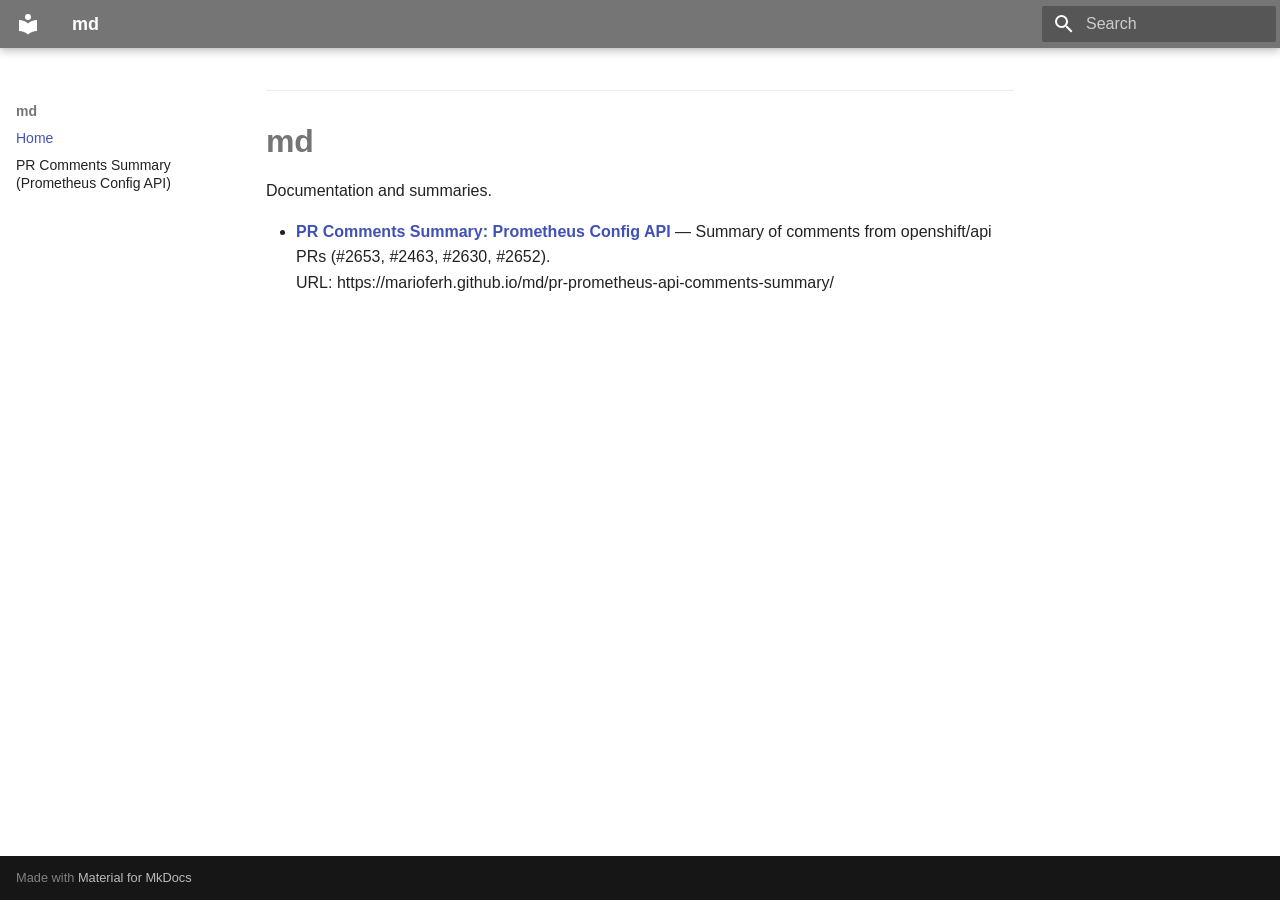
<file: index.html>
<!doctype html>
<html lang="en" class="no-js">
  <head>
    
      <meta charset="utf-8">
      <meta name="viewport" content="width=device-width,initial-scale=1">
      
        <meta name="description" content="Documentation and summaries">
      
      
      
        <link rel="canonical" href="https://marioferh.github.io/md/">
      
      
      
        <link rel="next" href="pr-prometheus-api-comments-summary/">
      
      
        
      
      
      <link rel="icon" href="assets/images/favicon.png">
      <meta name="generator" content="mkdocs-1.6.1, mkdocs-material-9.7.4">
    
    
      
        <title>md</title>
      
    
    
      <link rel="stylesheet" href="assets/stylesheets/main.484c7ddc.min.css">
      
        
        <link rel="stylesheet" href="assets/stylesheets/palette.ab4e12ef.min.css">
      
      


    
    
      
    
    
      
    
    
      <link rel="stylesheet" href="stylesheets/extra.css">
    
    <script>__md_scope=new URL(".",location),__md_hash=e=>[...e].reduce(((e,_)=>(e<<5)-e+_.charCodeAt(0)),0),__md_get=(e,_=localStorage,t=__md_scope)=>JSON.parse(_.getItem(t.pathname+"."+e)),__md_set=(e,_,t=localStorage,a=__md_scope)=>{try{t.setItem(a.pathname+"."+e,JSON.stringify(_))}catch(e){}}</script>
    
      

    
    
  </head>
  
  
    
    
    
    
    
    <body dir="ltr" data-md-color-scheme="default" data-md-color-primary="grey" data-md-color-accent="blue-grey">
  
    
    <input class="md-toggle" data-md-toggle="drawer" type="checkbox" id="__drawer" autocomplete="off">
    <input class="md-toggle" data-md-toggle="search" type="checkbox" id="__search" autocomplete="off">
    <label class="md-overlay" for="__drawer"></label>
    <div data-md-component="skip">
      
        
        <a href="#md" class="md-skip">
          Skip to content
        </a>
      
    </div>
    <div data-md-component="announce">
      
    </div>
    
    
      

  

<header class="md-header md-header--shadow" data-md-component="header">
  <nav class="md-header__inner md-grid" aria-label="Header">
    <a href="." title="md" class="md-header__button md-logo" aria-label="md" data-md-component="logo">
      
  
  <svg xmlns="http://www.w3.org/2000/svg" viewBox="0 0 24 24"><path d="M12 8a3 3 0 0 0 3-3 3 3 0 0 0-3-3 3 3 0 0 0-3 3 3 3 0 0 0 3 3m0 3.54C9.64 9.35 6.5 8 3 8v11c3.5 0 6.64 1.35 9 3.54 2.36-2.19 5.5-3.54 9-3.54V8c-3.5 0-6.64 1.35-9 3.54"/></svg>

    </a>
    <label class="md-header__button md-icon" for="__drawer">
      
      <svg xmlns="http://www.w3.org/2000/svg" viewBox="0 0 24 24"><path d="M3 6h18v2H3zm0 5h18v2H3zm0 5h18v2H3z"/></svg>
    </label>
    <div class="md-header__title" data-md-component="header-title">
      <div class="md-header__ellipsis">
        <div class="md-header__topic">
          <span class="md-ellipsis">
            md
          </span>
        </div>
        <div class="md-header__topic" data-md-component="header-topic">
          <span class="md-ellipsis">
            
              Home
            
          </span>
        </div>
      </div>
    </div>
    
      
    
    
    
    
      
      
        <label class="md-header__button md-icon" for="__search">
          
          <svg xmlns="http://www.w3.org/2000/svg" viewBox="0 0 24 24"><path d="M9.5 3A6.5 6.5 0 0 1 16 9.5c0 1.61-.59 3.09-1.56 4.23l.27.27h.79l5 5-1.5 1.5-5-5v-.79l-.27-.27A6.52 6.52 0 0 1 9.5 16 6.5 6.5 0 0 1 3 9.5 6.5 6.5 0 0 1 9.5 3m0 2C7 5 5 7 5 9.5S7 14 9.5 14 14 12 14 9.5 12 5 9.5 5"/></svg>
        </label>
        <div class="md-search" data-md-component="search" role="dialog">
  <label class="md-search__overlay" for="__search"></label>
  <div class="md-search__inner" role="search">
    <form class="md-search__form" name="search">
      <input type="text" class="md-search__input" name="query" aria-label="Search" placeholder="Search" autocapitalize="off" autocorrect="off" autocomplete="off" spellcheck="false" data-md-component="search-query" required>
      <label class="md-search__icon md-icon" for="__search">
        
        <svg xmlns="http://www.w3.org/2000/svg" viewBox="0 0 24 24"><path d="M9.5 3A6.5 6.5 0 0 1 16 9.5c0 1.61-.59 3.09-1.56 4.23l.27.27h.79l5 5-1.5 1.5-5-5v-.79l-.27-.27A6.52 6.52 0 0 1 9.5 16 6.5 6.5 0 0 1 3 9.5 6.5 6.5 0 0 1 9.5 3m0 2C7 5 5 7 5 9.5S7 14 9.5 14 14 12 14 9.5 12 5 9.5 5"/></svg>
        
        <svg xmlns="http://www.w3.org/2000/svg" viewBox="0 0 24 24"><path d="M20 11v2H8l5.5 5.5-1.42 1.42L4.16 12l7.92-7.92L13.5 5.5 8 11z"/></svg>
      </label>
      <nav class="md-search__options" aria-label="Search">
        
        <button type="reset" class="md-search__icon md-icon" title="Clear" aria-label="Clear" tabindex="-1">
          
          <svg xmlns="http://www.w3.org/2000/svg" viewBox="0 0 24 24"><path d="M19 6.41 17.59 5 12 10.59 6.41 5 5 6.41 10.59 12 5 17.59 6.41 19 12 13.41 17.59 19 19 17.59 13.41 12z"/></svg>
        </button>
      </nav>
      
    </form>
    <div class="md-search__output">
      <div class="md-search__scrollwrap" tabindex="0" data-md-scrollfix>
        <div class="md-search-result" data-md-component="search-result">
          <div class="md-search-result__meta">
            Initializing search
          </div>
          <ol class="md-search-result__list" role="presentation"></ol>
        </div>
      </div>
    </div>
  </div>
</div>
      
    
    
  </nav>
  
</header>
    
    <div class="md-container" data-md-component="container">
      
      
        
          
        
      
      <main class="md-main" data-md-component="main">
        <div class="md-main__inner md-grid">
          
            
              
              <div class="md-sidebar md-sidebar--primary" data-md-component="sidebar" data-md-type="navigation" >
                <div class="md-sidebar__scrollwrap">
                  <div class="md-sidebar__inner">
                    



<nav class="md-nav md-nav--primary" aria-label="Navigation" data-md-level="0">
  <label class="md-nav__title" for="__drawer">
    <a href="." title="md" class="md-nav__button md-logo" aria-label="md" data-md-component="logo">
      
  
  <svg xmlns="http://www.w3.org/2000/svg" viewBox="0 0 24 24"><path d="M12 8a3 3 0 0 0 3-3 3 3 0 0 0-3-3 3 3 0 0 0-3 3 3 3 0 0 0 3 3m0 3.54C9.64 9.35 6.5 8 3 8v11c3.5 0 6.64 1.35 9 3.54 2.36-2.19 5.5-3.54 9-3.54V8c-3.5 0-6.64 1.35-9 3.54"/></svg>

    </a>
    md
  </label>
  
  <ul class="md-nav__list" data-md-scrollfix>
    
      
      
  
  
    
  
  
  
    <li class="md-nav__item md-nav__item--active">
      
      <input class="md-nav__toggle md-toggle" type="checkbox" id="__toc">
      
      
        
      
      
      <a href="." class="md-nav__link md-nav__link--active">
        
  
  
  <span class="md-ellipsis">
    
  
    Home
  

    
  </span>
  
  

      </a>
      
    </li>
  

    
      
      
  
  
  
  
    <li class="md-nav__item">
      <a href="pr-prometheus-api-comments-summary/" class="md-nav__link">
        
  
  
  <span class="md-ellipsis">
    
  
    PR Comments Summary (Prometheus Config API)
  

    
  </span>
  
  

      </a>
    </li>
  

    
  </ul>
</nav>
                  </div>
                </div>
              </div>
            
            
              
              <div class="md-sidebar md-sidebar--secondary" data-md-component="sidebar" data-md-type="toc" >
                <div class="md-sidebar__scrollwrap">
                  <div class="md-sidebar__inner">
                    

<nav class="md-nav md-nav--secondary" aria-label="Table of contents">
  
  
  
    
  
  
</nav>
                  </div>
                </div>
              </div>
            
          
          
            <div class="md-content" data-md-component="content">
              
              <article class="md-content__inner md-typeset">
                
                  



<h1 id="md">md<a class="headerlink" href="#md" title="Permanent link">&para;</a></h1>
<p>Documentation and summaries.</p>
<ul>
<li><strong><a href="pr-prometheus-api-comments-summary/">PR Comments Summary: Prometheus Config API</a></strong> — Summary of comments from openshift/api PRs (#2653, #2463, #2630, #2652).<br />
  URL: https://marioferh.github.io/md/pr-prometheus-api-comments-summary/</li>
</ul>












                
              </article>
            </div>
          
          
<script>var target=document.getElementById(location.hash.slice(1));target&&target.name&&(target.checked=target.name.startsWith("__tabbed_"))</script>
        </div>
        
          <button type="button" class="md-top md-icon" data-md-component="top" hidden>
  
  <svg xmlns="http://www.w3.org/2000/svg" viewBox="0 0 24 24"><path d="M13 20h-2V8l-5.5 5.5-1.42-1.42L12 4.16l7.92 7.92-1.42 1.42L13 8z"/></svg>
  Back to top
</button>
        
      </main>
      
        <footer class="md-footer">
  
  <div class="md-footer-meta md-typeset">
    <div class="md-footer-meta__inner md-grid">
      <div class="md-copyright">
  
  
    Made with
    <a href="https://squidfunk.github.io/mkdocs-material/" target="_blank" rel="noopener">
      Material for MkDocs
    </a>
  
</div>
      
    </div>
  </div>
</footer>
      
    </div>
    <div class="md-dialog" data-md-component="dialog">
      <div class="md-dialog__inner md-typeset"></div>
    </div>
    
    
    
      
      
      <script id="__config" type="application/json">{"annotate": null, "base": ".", "features": ["navigation.top", "toc.follow"], "search": "assets/javascripts/workers/search.2c215733.min.js", "tags": null, "translations": {"clipboard.copied": "Copied to clipboard", "clipboard.copy": "Copy to clipboard", "search.result.more.one": "1 more on this page", "search.result.more.other": "# more on this page", "search.result.none": "No matching documents", "search.result.one": "1 matching document", "search.result.other": "# matching documents", "search.result.placeholder": "Type to start searching", "search.result.term.missing": "Missing", "select.version": "Select version"}, "version": null}</script>
    
    
      <script src="assets/javascripts/bundle.79ae519e.min.js"></script>
      
    
  </body>
</html>
</file>
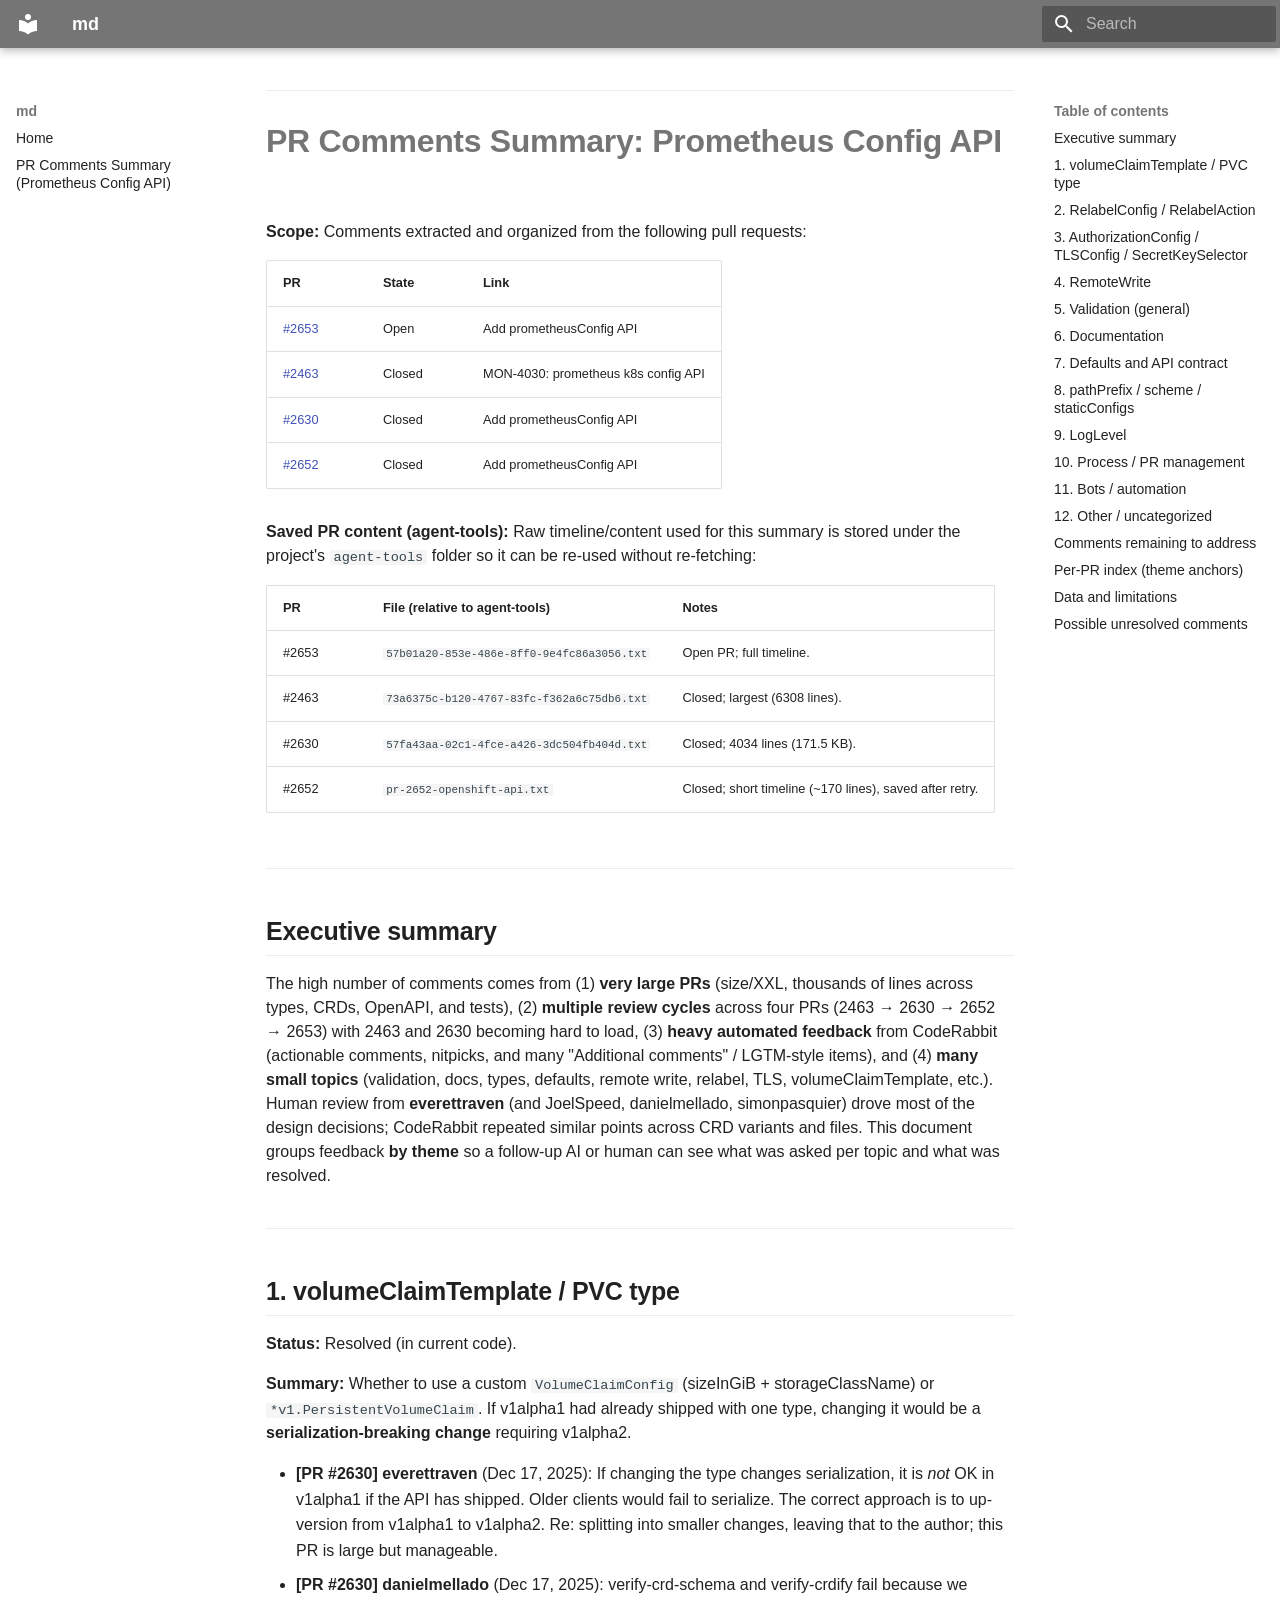
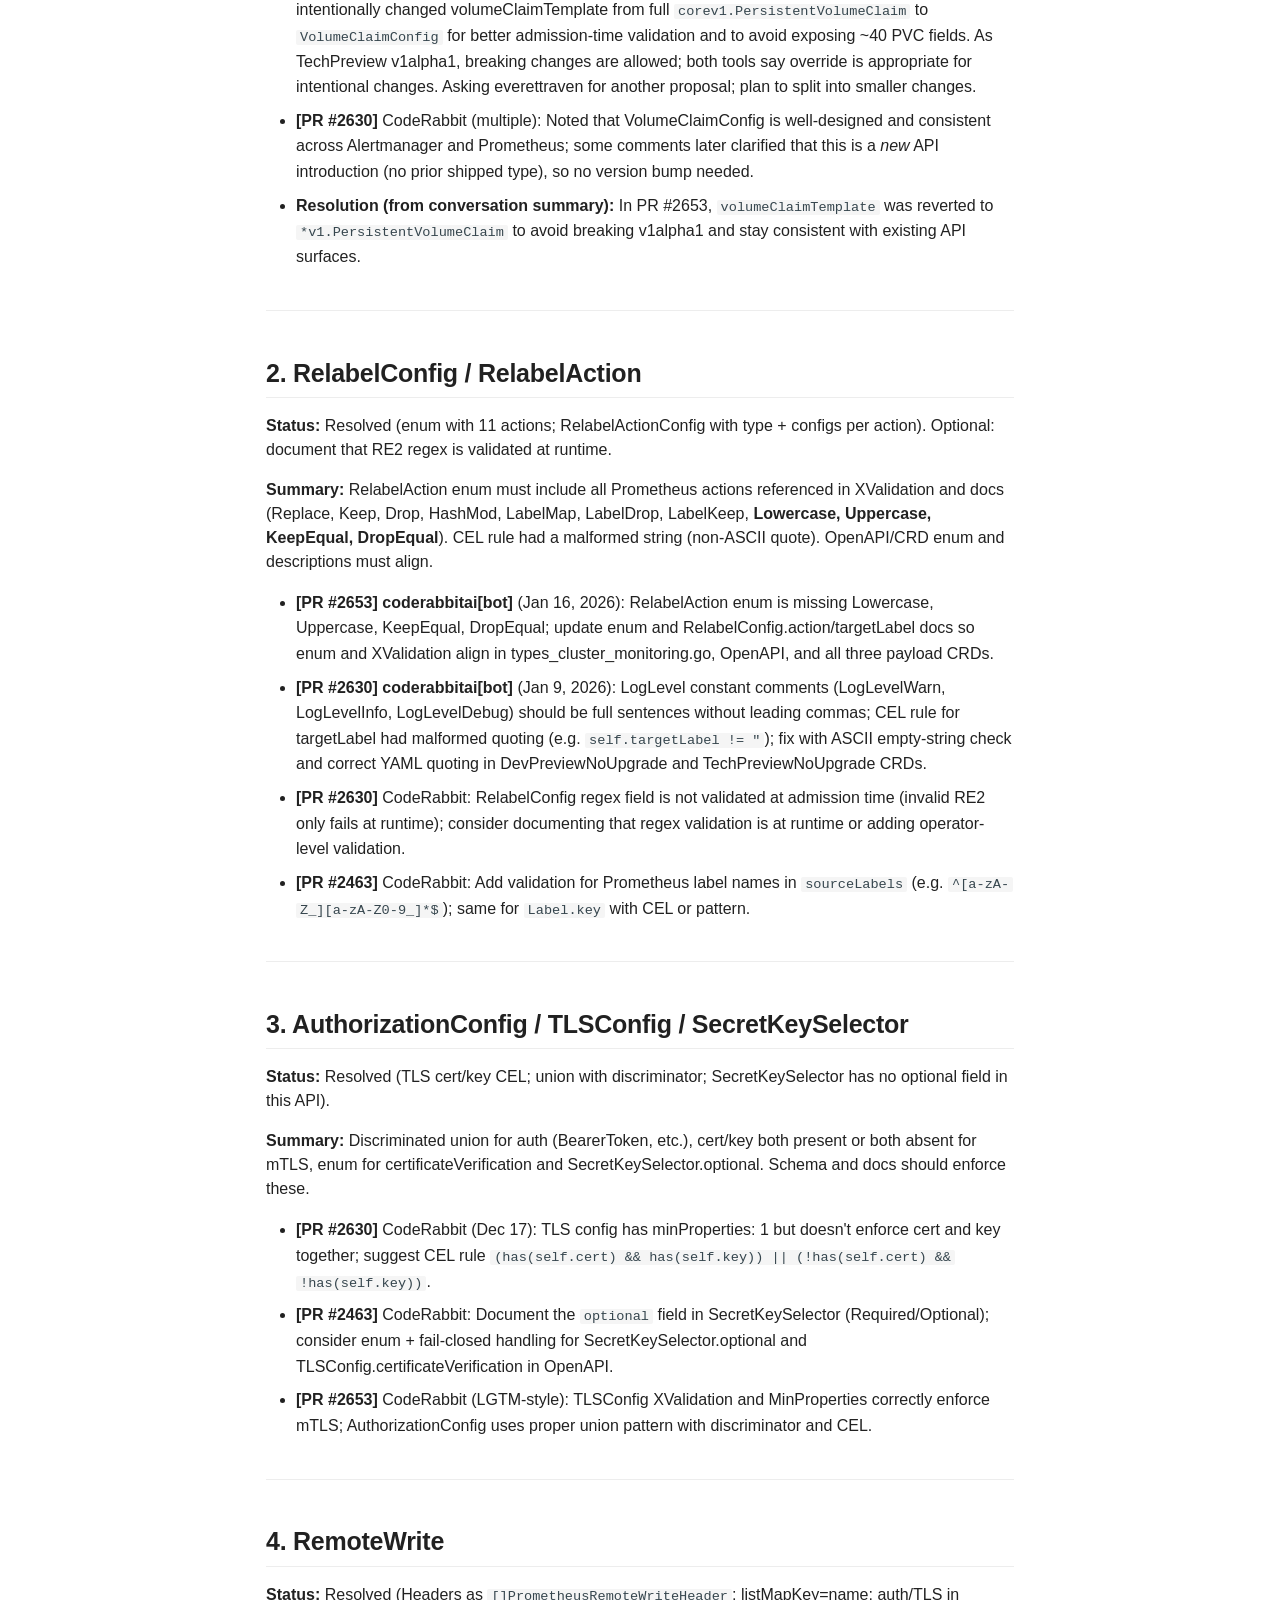
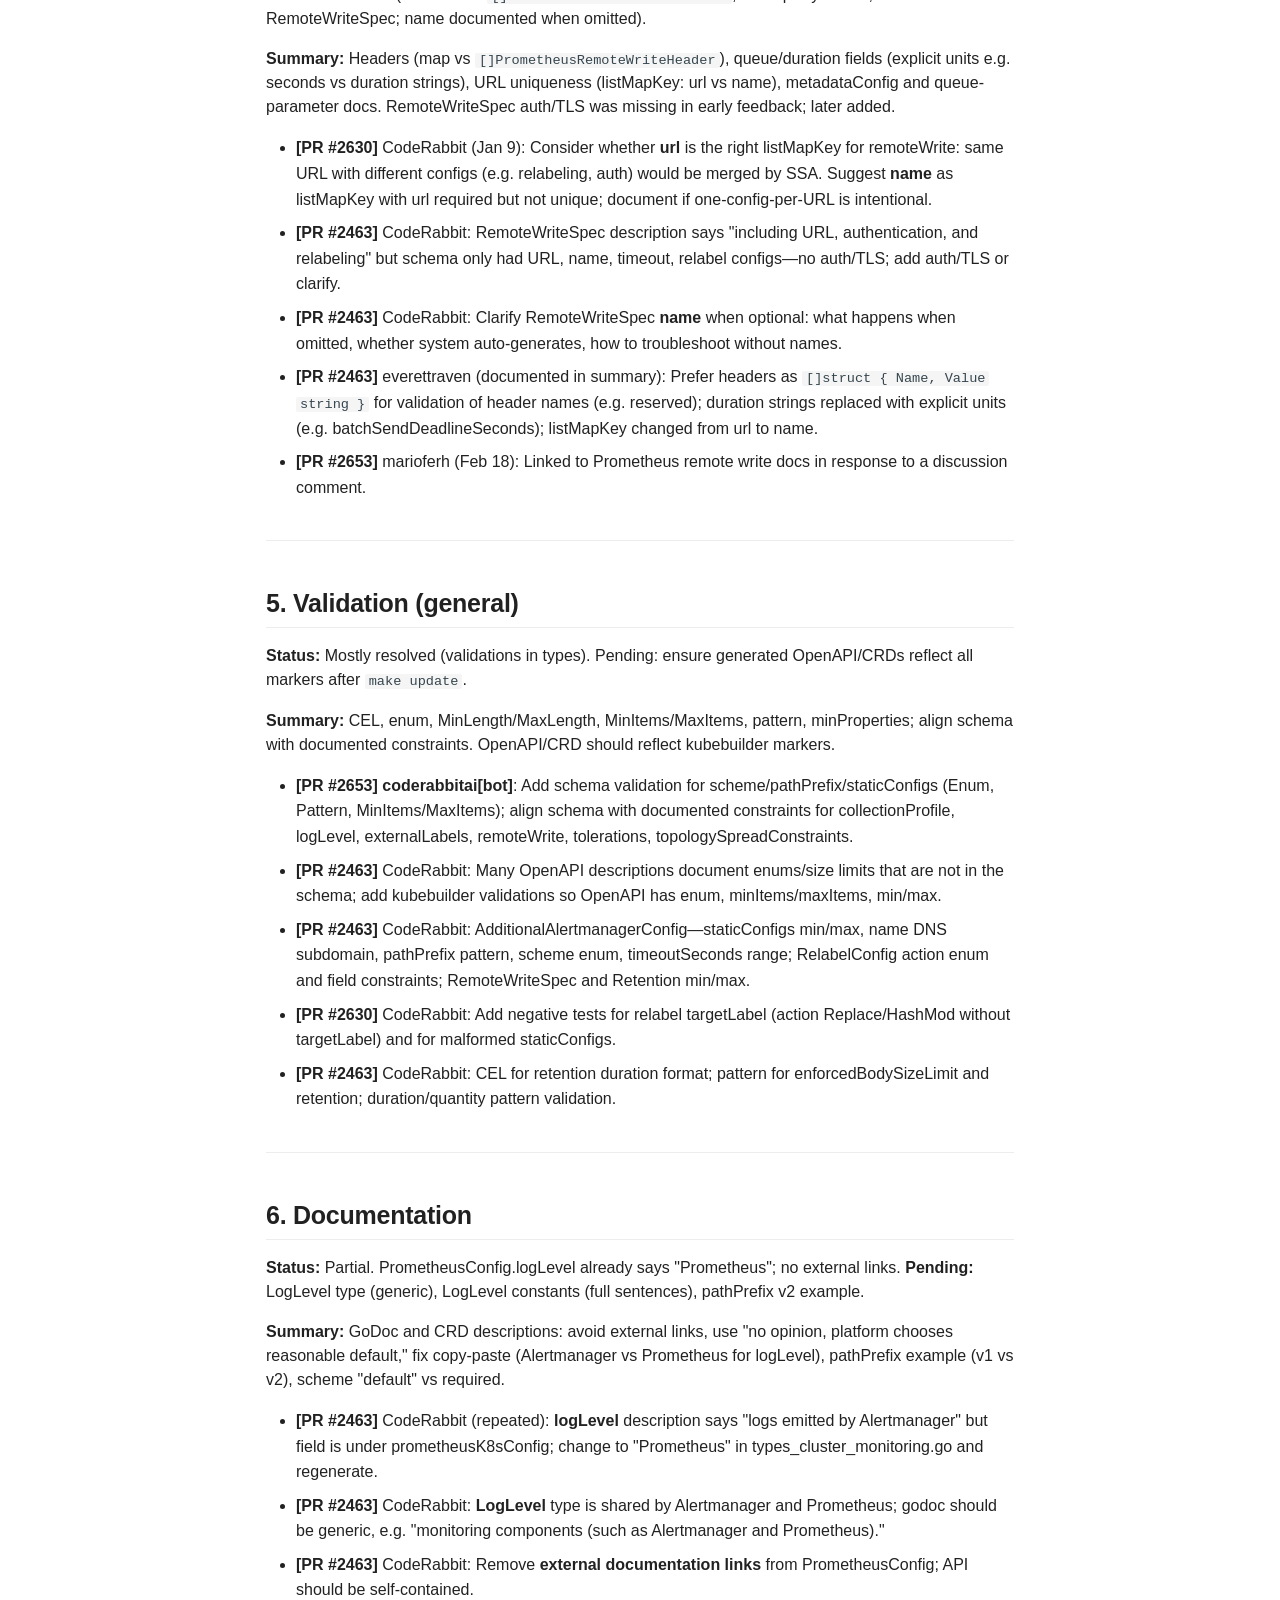
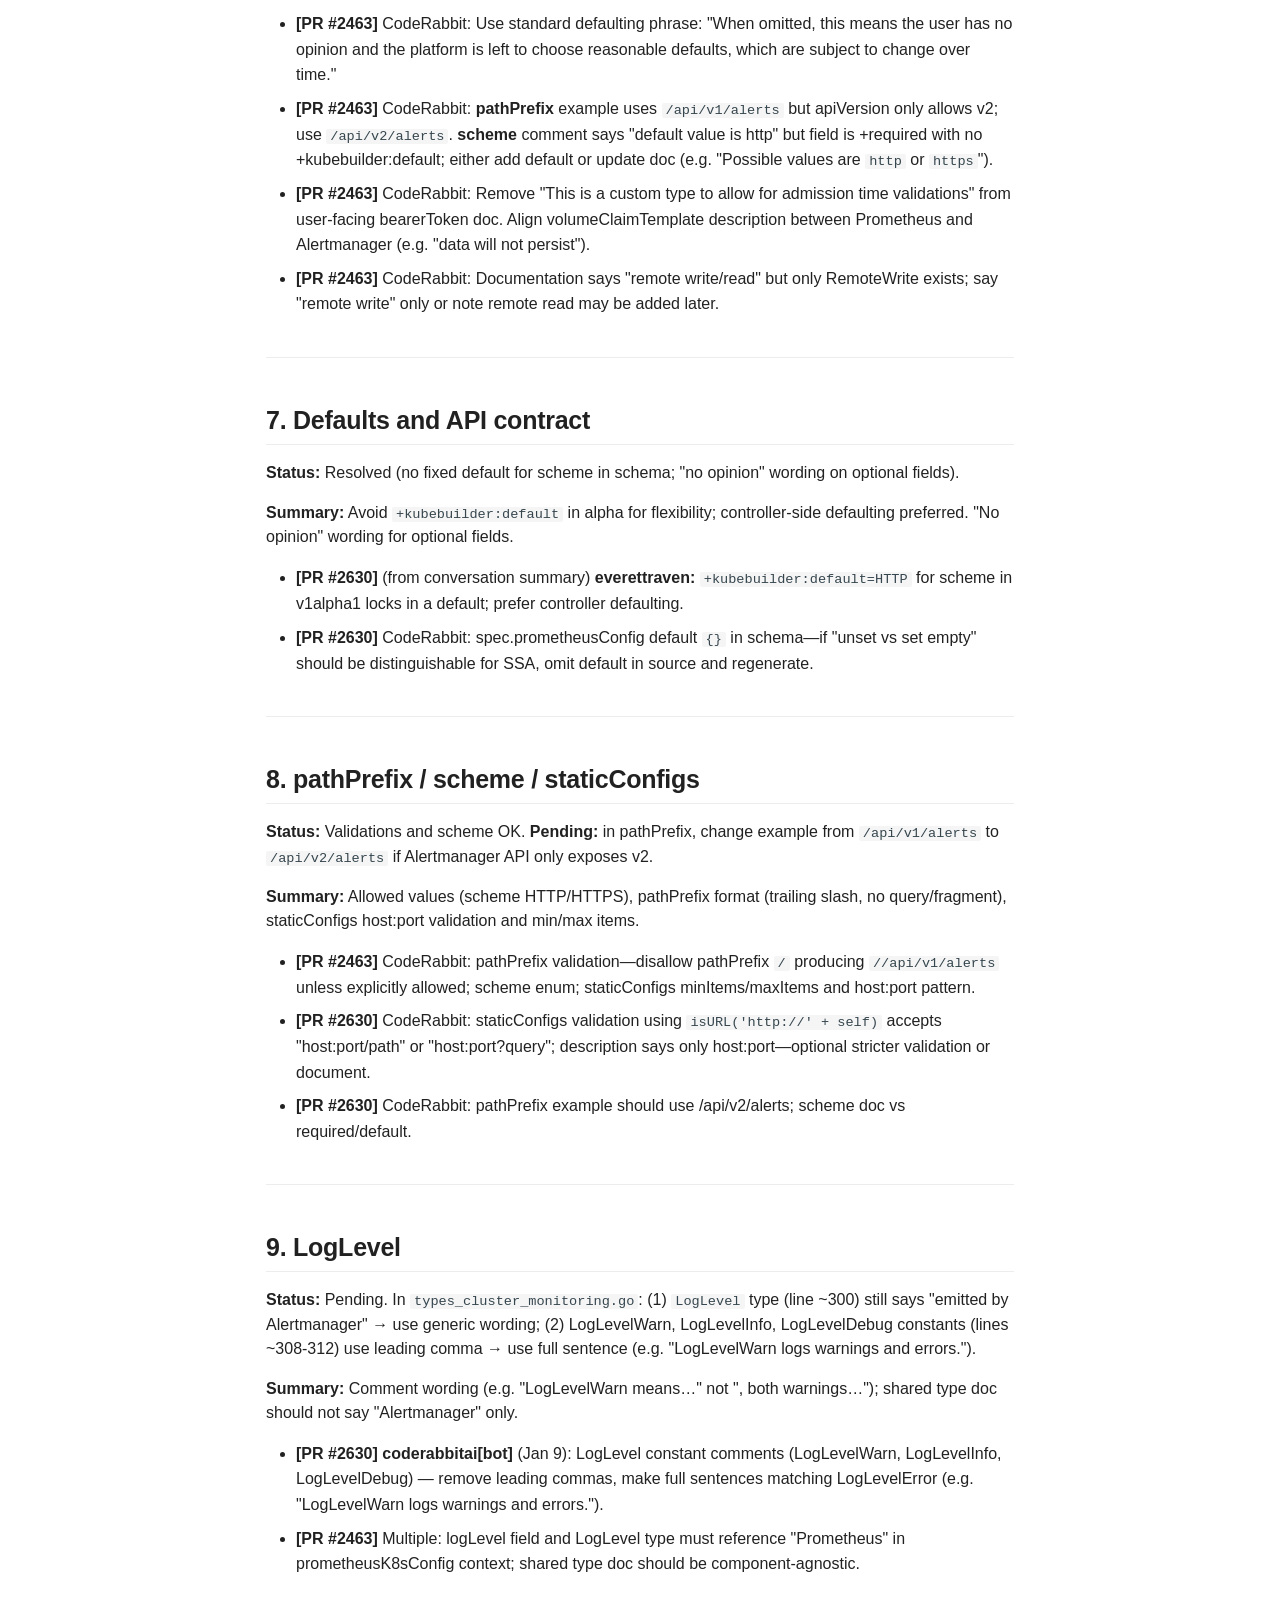
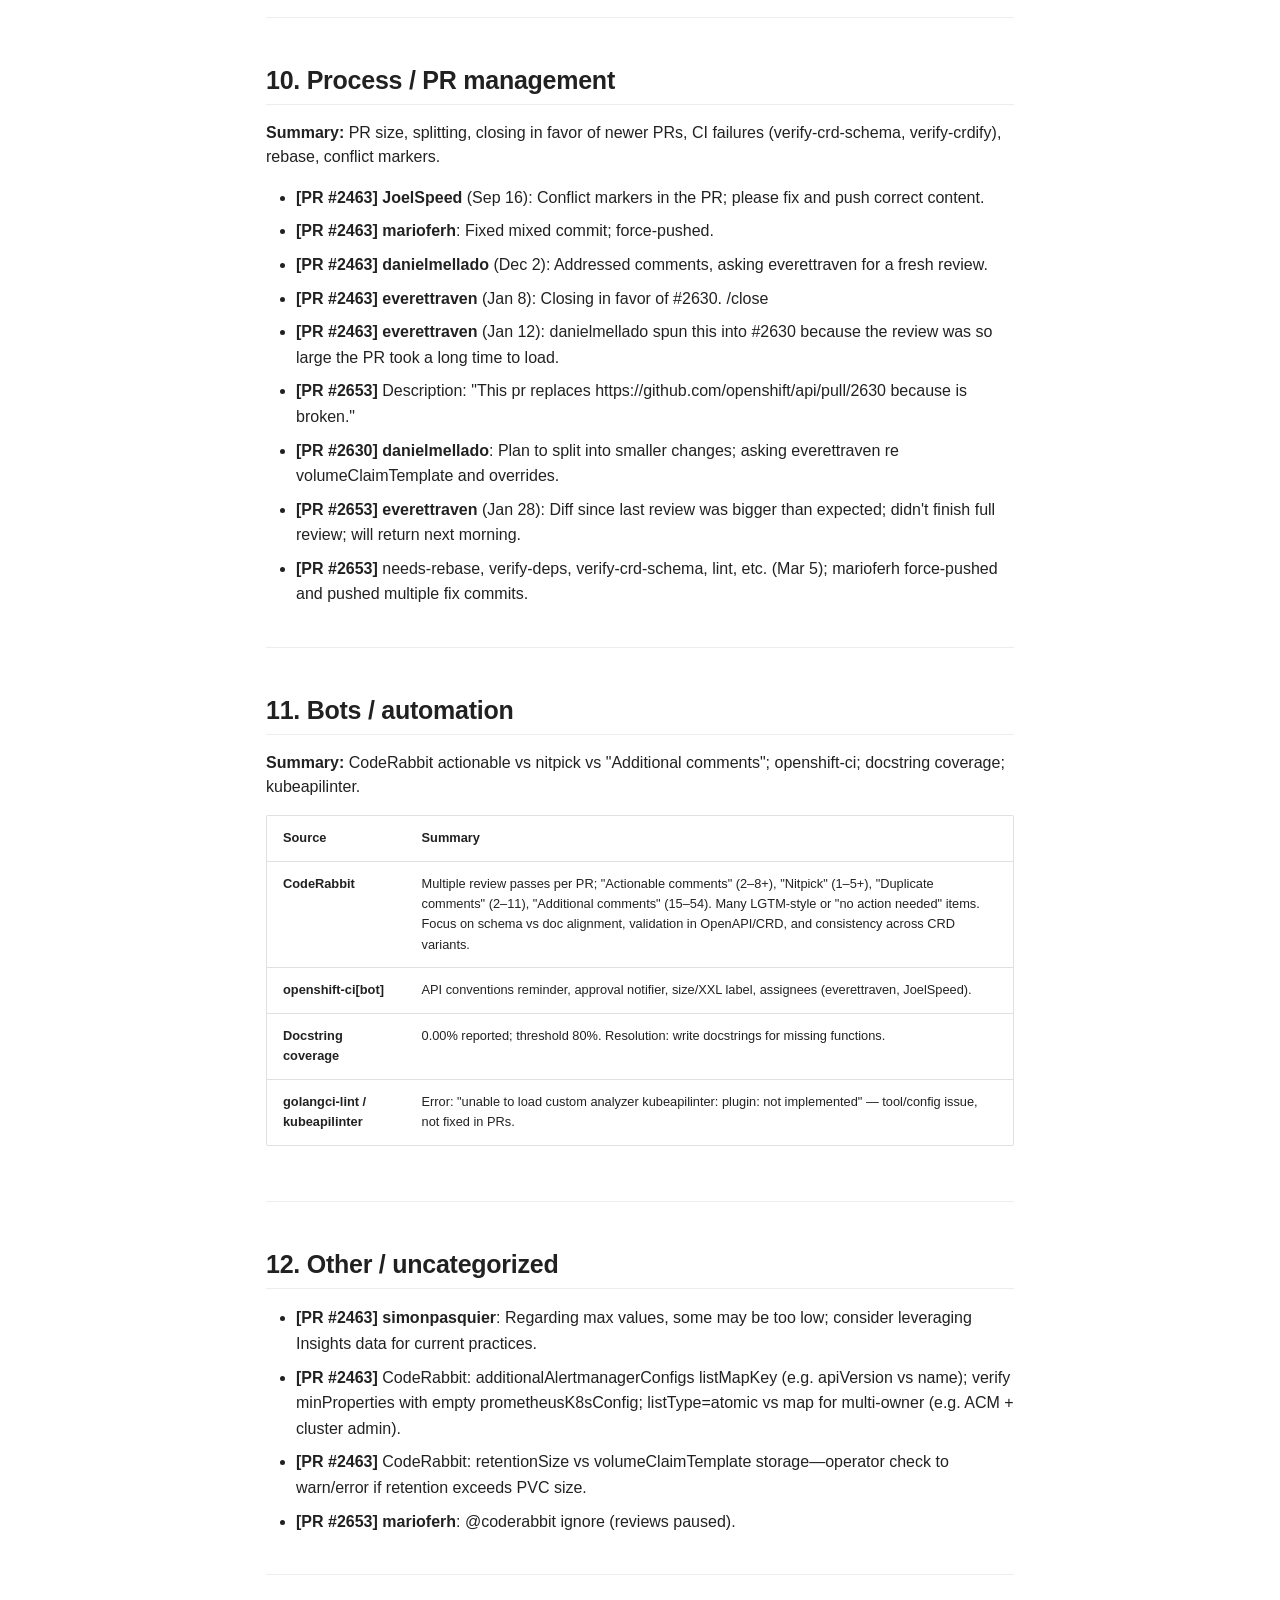
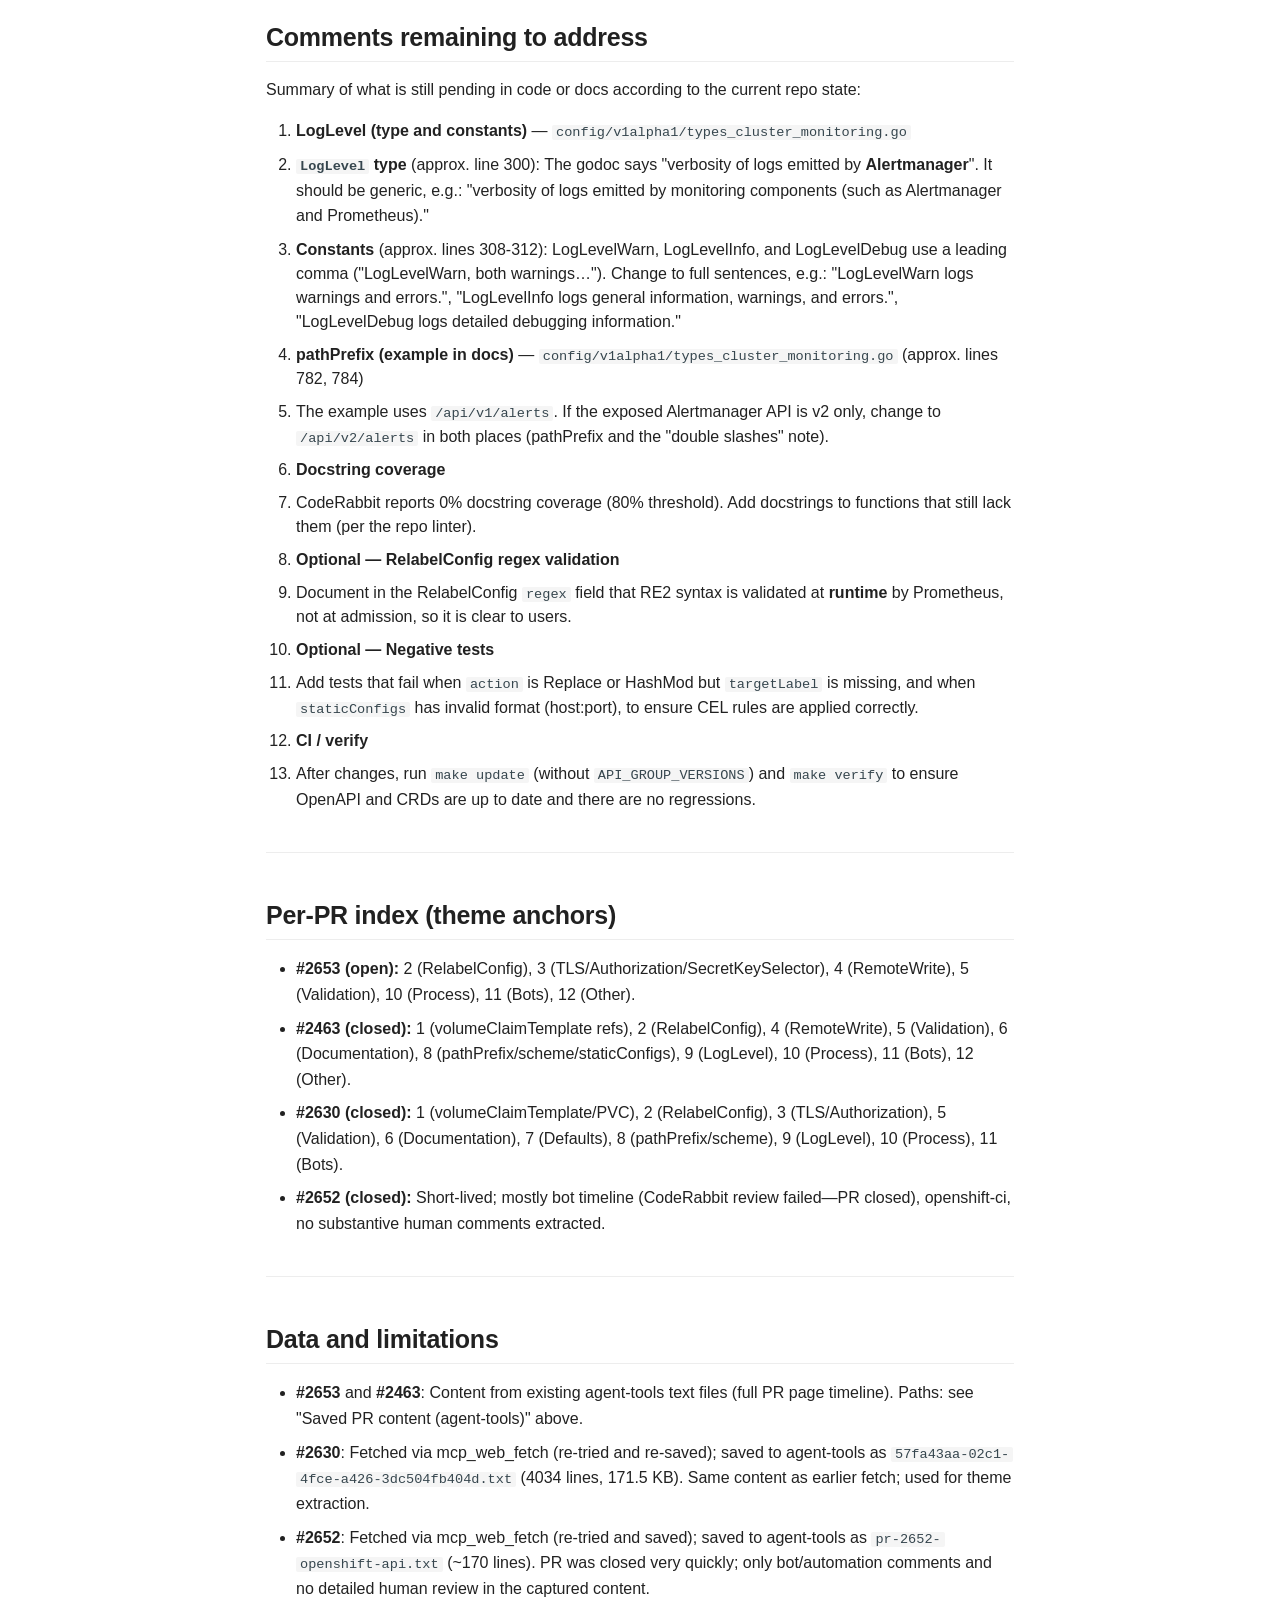
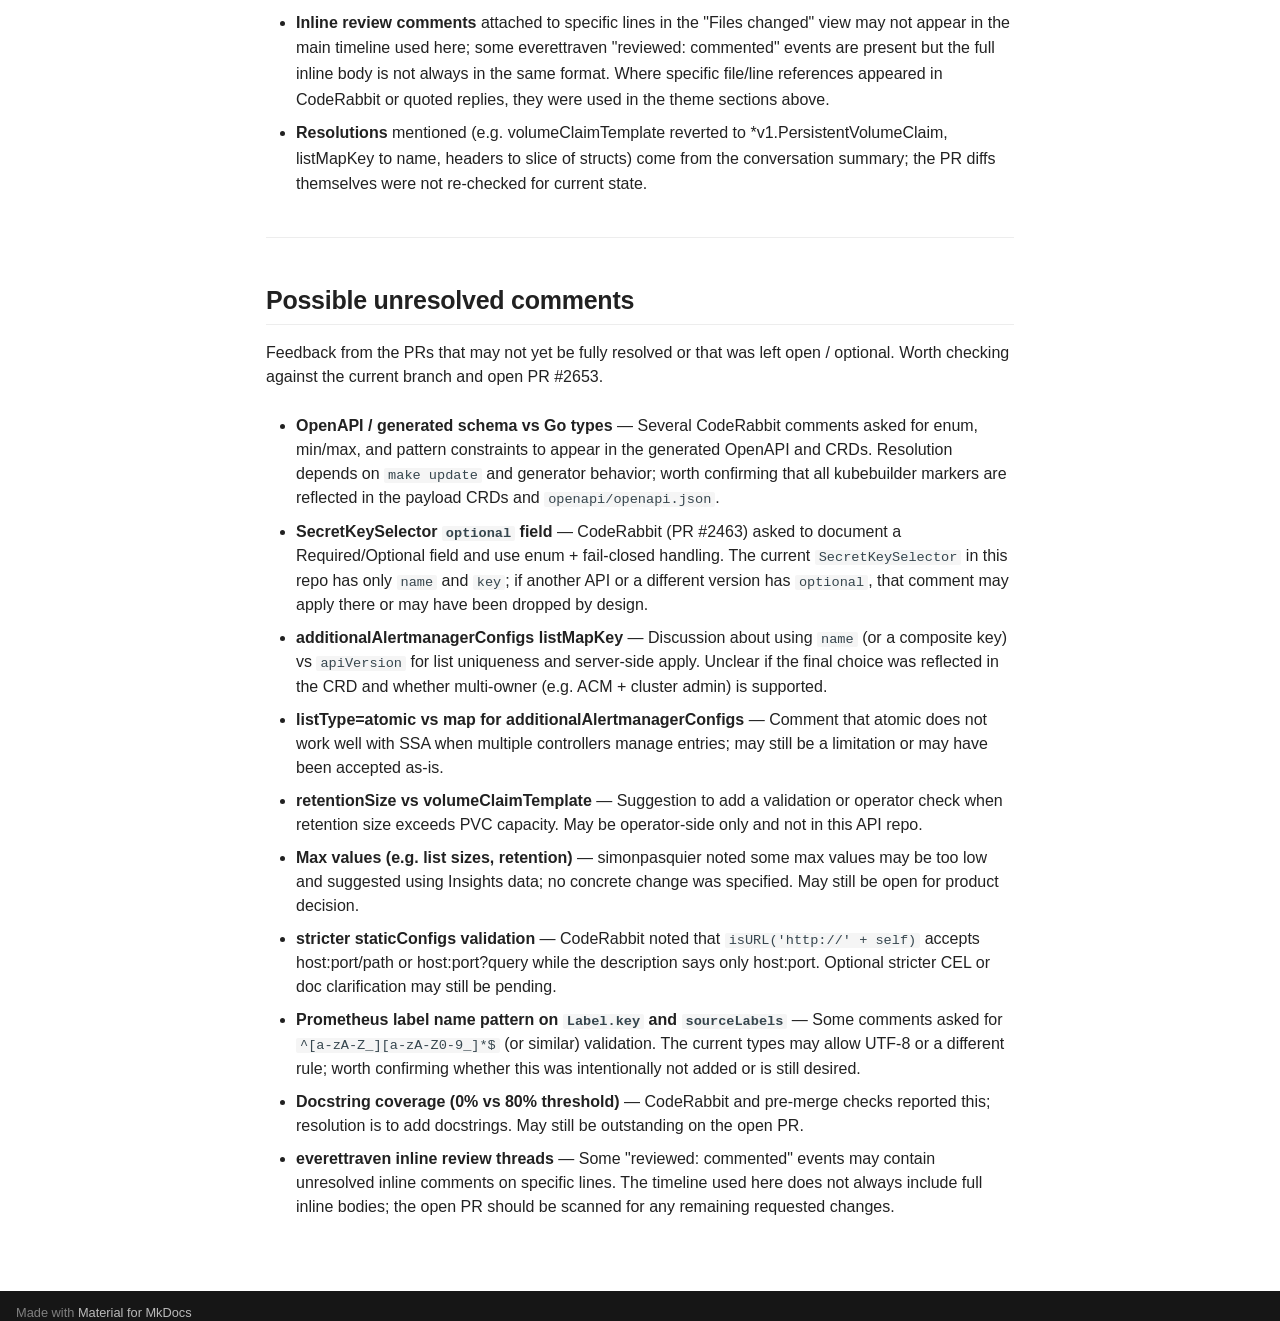
<file: pr-comments-summary-prometheus-config-api/index.html>
<!doctype html>
<html lang="en" class="no-js">
  <head>
    
      <meta charset="utf-8">
      <meta name="viewport" content="width=device-width,initial-scale=1">
      
        <meta name="description" content="Documentation and summaries">
      
      
      
        <link rel="canonical" href="https://marioferh.github.io/md/pr-comments-summary-prometheus-config-api/">
      
      
      
      
        
      
      
      <link rel="icon" href="../assets/images/favicon.png">
      <meta name="generator" content="mkdocs-1.6.1, mkdocs-material-9.7.4">
    
    
      
        <title>PR Comments Summary: Prometheus Config API - md</title>
      
    
    
      <link rel="stylesheet" href="../assets/stylesheets/main.484c7ddc.min.css">
      
        
        <link rel="stylesheet" href="../assets/stylesheets/palette.ab4e12ef.min.css">
      
      


    
    
      
    
    
      
    
    
      <link rel="stylesheet" href="../stylesheets/extra.css">
    
    <script>__md_scope=new URL("..",location),__md_hash=e=>[...e].reduce(((e,_)=>(e<<5)-e+_.charCodeAt(0)),0),__md_get=(e,_=localStorage,t=__md_scope)=>JSON.parse(_.getItem(t.pathname+"."+e)),__md_set=(e,_,t=localStorage,a=__md_scope)=>{try{t.setItem(a.pathname+"."+e,JSON.stringify(_))}catch(e){}}</script>
    
      

    
    
  </head>
  
  
    
    
    
    
    
    <body dir="ltr" data-md-color-scheme="default" data-md-color-primary="grey" data-md-color-accent="blue-grey">
  
    
    <input class="md-toggle" data-md-toggle="drawer" type="checkbox" id="__drawer" autocomplete="off">
    <input class="md-toggle" data-md-toggle="search" type="checkbox" id="__search" autocomplete="off">
    <label class="md-overlay" for="__drawer"></label>
    <div data-md-component="skip">
      
        
        <a href="#pr-comments-summary-prometheus-config-api" class="md-skip">
          Skip to content
        </a>
      
    </div>
    <div data-md-component="announce">
      
    </div>
    
    
      

  

<header class="md-header md-header--shadow" data-md-component="header">
  <nav class="md-header__inner md-grid" aria-label="Header">
    <a href=".." title="md" class="md-header__button md-logo" aria-label="md" data-md-component="logo">
      
  
  <svg xmlns="http://www.w3.org/2000/svg" viewBox="0 0 24 24"><path d="M12 8a3 3 0 0 0 3-3 3 3 0 0 0-3-3 3 3 0 0 0-3 3 3 3 0 0 0 3 3m0 3.54C9.64 9.35 6.5 8 3 8v11c3.5 0 6.64 1.35 9 3.54 2.36-2.19 5.5-3.54 9-3.54V8c-3.5 0-6.64 1.35-9 3.54"/></svg>

    </a>
    <label class="md-header__button md-icon" for="__drawer">
      
      <svg xmlns="http://www.w3.org/2000/svg" viewBox="0 0 24 24"><path d="M3 6h18v2H3zm0 5h18v2H3zm0 5h18v2H3z"/></svg>
    </label>
    <div class="md-header__title" data-md-component="header-title">
      <div class="md-header__ellipsis">
        <div class="md-header__topic">
          <span class="md-ellipsis">
            md
          </span>
        </div>
        <div class="md-header__topic" data-md-component="header-topic">
          <span class="md-ellipsis">
            
              PR Comments Summary: Prometheus Config API
            
          </span>
        </div>
      </div>
    </div>
    
      
    
    
    
    
      
      
        <label class="md-header__button md-icon" for="__search">
          
          <svg xmlns="http://www.w3.org/2000/svg" viewBox="0 0 24 24"><path d="M9.5 3A6.5 6.5 0 0 1 16 9.5c0 1.61-.59 3.09-1.56 4.23l.27.27h.79l5 5-1.5 1.5-5-5v-.79l-.27-.27A6.52 6.52 0 0 1 9.5 16 6.5 6.5 0 0 1 3 9.5 6.5 6.5 0 0 1 9.5 3m0 2C7 5 5 7 5 9.5S7 14 9.5 14 14 12 14 9.5 12 5 9.5 5"/></svg>
        </label>
        <div class="md-search" data-md-component="search" role="dialog">
  <label class="md-search__overlay" for="__search"></label>
  <div class="md-search__inner" role="search">
    <form class="md-search__form" name="search">
      <input type="text" class="md-search__input" name="query" aria-label="Search" placeholder="Search" autocapitalize="off" autocorrect="off" autocomplete="off" spellcheck="false" data-md-component="search-query" required>
      <label class="md-search__icon md-icon" for="__search">
        
        <svg xmlns="http://www.w3.org/2000/svg" viewBox="0 0 24 24"><path d="M9.5 3A6.5 6.5 0 0 1 16 9.5c0 1.61-.59 3.09-1.56 4.23l.27.27h.79l5 5-1.5 1.5-5-5v-.79l-.27-.27A6.52 6.52 0 0 1 9.5 16 6.5 6.5 0 0 1 3 9.5 6.5 6.5 0 0 1 9.5 3m0 2C7 5 5 7 5 9.5S7 14 9.5 14 14 12 14 9.5 12 5 9.5 5"/></svg>
        
        <svg xmlns="http://www.w3.org/2000/svg" viewBox="0 0 24 24"><path d="M20 11v2H8l5.5 5.5-1.42 1.42L4.16 12l7.92-7.92L13.5 5.5 8 11z"/></svg>
      </label>
      <nav class="md-search__options" aria-label="Search">
        
        <button type="reset" class="md-search__icon md-icon" title="Clear" aria-label="Clear" tabindex="-1">
          
          <svg xmlns="http://www.w3.org/2000/svg" viewBox="0 0 24 24"><path d="M19 6.41 17.59 5 12 10.59 6.41 5 5 6.41 10.59 12 5 17.59 6.41 19 12 13.41 17.59 19 19 17.59 13.41 12z"/></svg>
        </button>
      </nav>
      
    </form>
    <div class="md-search__output">
      <div class="md-search__scrollwrap" tabindex="0" data-md-scrollfix>
        <div class="md-search-result" data-md-component="search-result">
          <div class="md-search-result__meta">
            Initializing search
          </div>
          <ol class="md-search-result__list" role="presentation"></ol>
        </div>
      </div>
    </div>
  </div>
</div>
      
    
    
  </nav>
  
</header>
    
    <div class="md-container" data-md-component="container">
      
      
        
          
        
      
      <main class="md-main" data-md-component="main">
        <div class="md-main__inner md-grid">
          
            
              
              <div class="md-sidebar md-sidebar--primary" data-md-component="sidebar" data-md-type="navigation" >
                <div class="md-sidebar__scrollwrap">
                  <div class="md-sidebar__inner">
                    



<nav class="md-nav md-nav--primary" aria-label="Navigation" data-md-level="0">
  <label class="md-nav__title" for="__drawer">
    <a href=".." title="md" class="md-nav__button md-logo" aria-label="md" data-md-component="logo">
      
  
  <svg xmlns="http://www.w3.org/2000/svg" viewBox="0 0 24 24"><path d="M12 8a3 3 0 0 0 3-3 3 3 0 0 0-3-3 3 3 0 0 0-3 3 3 3 0 0 0 3 3m0 3.54C9.64 9.35 6.5 8 3 8v11c3.5 0 6.64 1.35 9 3.54 2.36-2.19 5.5-3.54 9-3.54V8c-3.5 0-6.64 1.35-9 3.54"/></svg>

    </a>
    md
  </label>
  
  <ul class="md-nav__list" data-md-scrollfix>
    
      
      
  
  
  
  
    <li class="md-nav__item">
      <a href=".." class="md-nav__link">
        
  
  
  <span class="md-ellipsis">
    
  
    Home
  

    
  </span>
  
  

      </a>
    </li>
  

    
      
      
  
  
  
  
    <li class="md-nav__item">
      <a href="../pr-prometheus-api-comments-summary/" class="md-nav__link">
        
  
  
  <span class="md-ellipsis">
    
  
    PR Comments Summary (Prometheus Config API)
  

    
  </span>
  
  

      </a>
    </li>
  

    
  </ul>
</nav>
                  </div>
                </div>
              </div>
            
            
              
              <div class="md-sidebar md-sidebar--secondary" data-md-component="sidebar" data-md-type="toc" >
                <div class="md-sidebar__scrollwrap">
                  <div class="md-sidebar__inner">
                    

<nav class="md-nav md-nav--secondary" aria-label="Table of contents">
  
  
  
    
  
  
    <label class="md-nav__title" for="__toc">
      <span class="md-nav__icon md-icon"></span>
      Table of contents
    </label>
    <ul class="md-nav__list" data-md-component="toc" data-md-scrollfix>
      
        <li class="md-nav__item">
  <a href="#executive-summary" class="md-nav__link">
    <span class="md-ellipsis">
      
        Executive summary
      
    </span>
  </a>
  
</li>
      
        <li class="md-nav__item">
  <a href="#1-volumeclaimtemplate-pvc-type" class="md-nav__link">
    <span class="md-ellipsis">
      
        1. volumeClaimTemplate / PVC type
      
    </span>
  </a>
  
</li>
      
        <li class="md-nav__item">
  <a href="#2-relabelconfig-relabelaction" class="md-nav__link">
    <span class="md-ellipsis">
      
        2. RelabelConfig / RelabelAction
      
    </span>
  </a>
  
</li>
      
        <li class="md-nav__item">
  <a href="#3-authorizationconfig-tlsconfig-secretkeyselector" class="md-nav__link">
    <span class="md-ellipsis">
      
        3. AuthorizationConfig / TLSConfig / SecretKeySelector
      
    </span>
  </a>
  
</li>
      
        <li class="md-nav__item">
  <a href="#4-remotewrite" class="md-nav__link">
    <span class="md-ellipsis">
      
        4. RemoteWrite
      
    </span>
  </a>
  
</li>
      
        <li class="md-nav__item">
  <a href="#5-validation-general" class="md-nav__link">
    <span class="md-ellipsis">
      
        5. Validation (general)
      
    </span>
  </a>
  
</li>
      
        <li class="md-nav__item">
  <a href="#6-documentation" class="md-nav__link">
    <span class="md-ellipsis">
      
        6. Documentation
      
    </span>
  </a>
  
</li>
      
        <li class="md-nav__item">
  <a href="#7-defaults-and-api-contract" class="md-nav__link">
    <span class="md-ellipsis">
      
        7. Defaults and API contract
      
    </span>
  </a>
  
</li>
      
        <li class="md-nav__item">
  <a href="#8-pathprefix-scheme-staticconfigs" class="md-nav__link">
    <span class="md-ellipsis">
      
        8. pathPrefix / scheme / staticConfigs
      
    </span>
  </a>
  
</li>
      
        <li class="md-nav__item">
  <a href="#9-loglevel" class="md-nav__link">
    <span class="md-ellipsis">
      
        9. LogLevel
      
    </span>
  </a>
  
</li>
      
        <li class="md-nav__item">
  <a href="#10-process-pr-management" class="md-nav__link">
    <span class="md-ellipsis">
      
        10. Process / PR management
      
    </span>
  </a>
  
</li>
      
        <li class="md-nav__item">
  <a href="#11-bots-automation" class="md-nav__link">
    <span class="md-ellipsis">
      
        11. Bots / automation
      
    </span>
  </a>
  
</li>
      
        <li class="md-nav__item">
  <a href="#12-other-uncategorized" class="md-nav__link">
    <span class="md-ellipsis">
      
        12. Other / uncategorized
      
    </span>
  </a>
  
</li>
      
        <li class="md-nav__item">
  <a href="#comments-remaining-to-address" class="md-nav__link">
    <span class="md-ellipsis">
      
        Comments remaining to address
      
    </span>
  </a>
  
</li>
      
        <li class="md-nav__item">
  <a href="#per-pr-index-theme-anchors" class="md-nav__link">
    <span class="md-ellipsis">
      
        Per-PR index (theme anchors)
      
    </span>
  </a>
  
</li>
      
        <li class="md-nav__item">
  <a href="#data-and-limitations" class="md-nav__link">
    <span class="md-ellipsis">
      
        Data and limitations
      
    </span>
  </a>
  
</li>
      
        <li class="md-nav__item">
  <a href="#possible-unresolved-comments" class="md-nav__link">
    <span class="md-ellipsis">
      
        Possible unresolved comments
      
    </span>
  </a>
  
</li>
      
    </ul>
  
</nav>
                  </div>
                </div>
              </div>
            
          
          
            <div class="md-content" data-md-component="content">
              
              <article class="md-content__inner md-typeset">
                
                  



<h1 id="pr-comments-summary-prometheus-config-api">PR Comments Summary: Prometheus Config API<a class="headerlink" href="#pr-comments-summary-prometheus-config-api" title="Permanent link">&para;</a></h1>
<p><strong>Scope:</strong> Comments extracted and organized from the following pull requests:</p>
<table>
<thead>
<tr>
<th>PR</th>
<th>State</th>
<th>Link</th>
</tr>
</thead>
<tbody>
<tr>
<td><a href="https://github.com/openshift/api/pull/2653">#2653</a></td>
<td>Open</td>
<td>Add prometheusConfig API</td>
</tr>
<tr>
<td><a href="https://github.com/openshift/api/pull/2463">#2463</a></td>
<td>Closed</td>
<td>MON-4030: prometheus k8s config API</td>
</tr>
<tr>
<td><a href="https://github.com/openshift/api/pull/2630">#2630</a></td>
<td>Closed</td>
<td>Add prometheusConfig API</td>
</tr>
<tr>
<td><a href="https://github.com/openshift/api/pull/2652">#2652</a></td>
<td>Closed</td>
<td>Add prometheusConfig API</td>
</tr>
</tbody>
</table>
<p><strong>Saved PR content (agent-tools):</strong> Raw timeline/content used for this summary is stored under the project's <code>agent-tools</code> folder so it can be re-used without re-fetching:</p>
<table>
<thead>
<tr>
<th>PR</th>
<th>File (relative to agent-tools)</th>
<th>Notes</th>
</tr>
</thead>
<tbody>
<tr>
<td>#2653</td>
<td><code>57b01a20-853e-486e-8ff0-9e4fc86a3056.txt</code></td>
<td>Open PR; full timeline.</td>
</tr>
<tr>
<td>#2463</td>
<td><code>73a6375c-b120-4767-83fc-f362a6c75db6.txt</code></td>
<td>Closed; largest (6308 lines).</td>
</tr>
<tr>
<td>#2630</td>
<td><code>57fa43aa-02c1-4fce-a426-3dc504fb404d.txt</code></td>
<td>Closed; 4034 lines (171.5 KB).</td>
</tr>
<tr>
<td>#2652</td>
<td><code>pr-2652-openshift-api.txt</code></td>
<td>Closed; short timeline (~170 lines), saved after retry.</td>
</tr>
</tbody>
</table>
<hr />
<h2 id="executive-summary">Executive summary<a class="headerlink" href="#executive-summary" title="Permanent link">&para;</a></h2>
<p>The high number of comments comes from (1) <strong>very large PRs</strong> (size/XXL, thousands of lines across types, CRDs, OpenAPI, and tests), (2) <strong>multiple review cycles</strong> across four PRs (2463 → 2630 → 2652 → 2653) with 2463 and 2630 becoming hard to load, (3) <strong>heavy automated feedback</strong> from CodeRabbit (actionable comments, nitpicks, and many "Additional comments" / LGTM-style items), and (4) <strong>many small topics</strong> (validation, docs, types, defaults, remote write, relabel, TLS, volumeClaimTemplate, etc.). Human review from <strong>everettraven</strong> (and JoelSpeed, danielmellado, simonpasquier) drove most of the design decisions; CodeRabbit repeated similar points across CRD variants and files. This document groups feedback <strong>by theme</strong> so a follow-up AI or human can see what was asked per topic and what was resolved.</p>
<hr />
<h2 id="1-volumeclaimtemplate-pvc-type">1. volumeClaimTemplate / PVC type<a class="headerlink" href="#1-volumeclaimtemplate-pvc-type" title="Permanent link">&para;</a></h2>
<p><strong>Status:</strong> Resolved (in current code).</p>
<p><strong>Summary:</strong> Whether to use a custom <code>VolumeClaimConfig</code> (sizeInGiB + storageClassName) or <code>*v1.PersistentVolumeClaim</code>. If v1alpha1 had already shipped with one type, changing it would be a <strong>serialization-breaking change</strong> requiring v1alpha2.</p>
<ul>
<li><strong>[PR #2630]</strong> <strong>everettraven</strong> (Dec 17, 2025): If changing the type changes serialization, it is <em>not</em> OK in v1alpha1 if the API has shipped. Older clients would fail to serialize. The correct approach is to up-version from v1alpha1 to v1alpha2. Re: splitting into smaller changes, leaving that to the author; this PR is large but manageable.</li>
<li><strong>[PR #2630]</strong> <strong>danielmellado</strong> (Dec 17, 2025): verify-crd-schema and verify-crdify fail because we intentionally changed volumeClaimTemplate from full <code>corev1.PersistentVolumeClaim</code> to <code>VolumeClaimConfig</code> for better admission-time validation and to avoid exposing ~40 PVC fields. As TechPreview v1alpha1, breaking changes are allowed; both tools say override is appropriate for intentional changes. Asking everettraven for another proposal; plan to split into smaller changes.</li>
<li><strong>[PR #2630]</strong> CodeRabbit (multiple): Noted that VolumeClaimConfig is well-designed and consistent across Alertmanager and Prometheus; some comments later clarified that this is a <em>new</em> API introduction (no prior shipped type), so no version bump needed.</li>
<li><strong>Resolution (from conversation summary):</strong> In PR #2653, <code>volumeClaimTemplate</code> was reverted to <code>*v1.PersistentVolumeClaim</code> to avoid breaking v1alpha1 and stay consistent with existing API surfaces.</li>
</ul>
<hr />
<h2 id="2-relabelconfig-relabelaction">2. RelabelConfig / RelabelAction<a class="headerlink" href="#2-relabelconfig-relabelaction" title="Permanent link">&para;</a></h2>
<p><strong>Status:</strong> Resolved (enum with 11 actions; RelabelActionConfig with type + configs per action). Optional: document that RE2 regex is validated at runtime.</p>
<p><strong>Summary:</strong> RelabelAction enum must include all Prometheus actions referenced in XValidation and docs (Replace, Keep, Drop, HashMod, LabelMap, LabelDrop, LabelKeep, <strong>Lowercase, Uppercase, KeepEqual, DropEqual</strong>). CEL rule had a malformed string (non-ASCII quote). OpenAPI/CRD enum and descriptions must align.</p>
<ul>
<li><strong>[PR #2653]</strong> <strong>coderabbitai[bot]</strong> (Jan 16, 2026): RelabelAction enum is missing Lowercase, Uppercase, KeepEqual, DropEqual; update enum and RelabelConfig.action/targetLabel docs so enum and XValidation align in types_cluster_monitoring.go, OpenAPI, and all three payload CRDs.</li>
<li><strong>[PR #2630]</strong> <strong>coderabbitai[bot]</strong> (Jan 9, 2026): LogLevel constant comments (LogLevelWarn, LogLevelInfo, LogLevelDebug) should be full sentences without leading commas; CEL rule for targetLabel had malformed quoting (e.g. <code>self.targetLabel != "</code>); fix with ASCII empty-string check and correct YAML quoting in DevPreviewNoUpgrade and TechPreviewNoUpgrade CRDs.</li>
<li><strong>[PR #2630]</strong> CodeRabbit: RelabelConfig regex field is not validated at admission time (invalid RE2 only fails at runtime); consider documenting that regex validation is at runtime or adding operator-level validation.</li>
<li><strong>[PR #2463]</strong> CodeRabbit: Add validation for Prometheus label names in <code>sourceLabels</code> (e.g. <code>^[a-zA-Z_][a-zA-Z0-9_]*$</code>); same for <code>Label.key</code> with CEL or pattern.</li>
</ul>
<hr />
<h2 id="3-authorizationconfig-tlsconfig-secretkeyselector">3. AuthorizationConfig / TLSConfig / SecretKeySelector<a class="headerlink" href="#3-authorizationconfig-tlsconfig-secretkeyselector" title="Permanent link">&para;</a></h2>
<p><strong>Status:</strong> Resolved (TLS cert/key CEL; union with discriminator; SecretKeySelector has no optional field in this API).</p>
<p><strong>Summary:</strong> Discriminated union for auth (BearerToken, etc.), cert/key both present or both absent for mTLS, enum for certificateVerification and SecretKeySelector.optional. Schema and docs should enforce these.</p>
<ul>
<li><strong>[PR #2630]</strong> CodeRabbit (Dec 17): TLS config has minProperties: 1 but doesn't enforce cert and key together; suggest CEL rule <code>(has(self.cert) &amp;&amp; has(self.key)) || (!has(self.cert) &amp;&amp; !has(self.key))</code>.</li>
<li><strong>[PR #2463]</strong> CodeRabbit: Document the <code>optional</code> field in SecretKeySelector (Required/Optional); consider enum + fail-closed handling for SecretKeySelector.optional and TLSConfig.certificateVerification in OpenAPI.</li>
<li><strong>[PR #2653]</strong> CodeRabbit (LGTM-style): TLSConfig XValidation and MinProperties correctly enforce mTLS; AuthorizationConfig uses proper union pattern with discriminator and CEL.</li>
</ul>
<hr />
<h2 id="4-remotewrite">4. RemoteWrite<a class="headerlink" href="#4-remotewrite" title="Permanent link">&para;</a></h2>
<p><strong>Status:</strong> Resolved (Headers as <code>[]PrometheusRemoteWriteHeader</code>; listMapKey=name; auth/TLS in RemoteWriteSpec; name documented when omitted).</p>
<p><strong>Summary:</strong> Headers (map vs <code>[]PrometheusRemoteWriteHeader</code>), queue/duration fields (explicit units e.g. seconds vs duration strings), URL uniqueness (listMapKey: url vs name), metadataConfig and queue-parameter docs. RemoteWriteSpec auth/TLS was missing in early feedback; later added.</p>
<ul>
<li><strong>[PR #2630]</strong> CodeRabbit (Jan 9): Consider whether <strong>url</strong> is the right listMapKey for remoteWrite: same URL with different configs (e.g. relabeling, auth) would be merged by SSA. Suggest <strong>name</strong> as listMapKey with url required but not unique; document if one-config-per-URL is intentional.</li>
<li><strong>[PR #2463]</strong> CodeRabbit: RemoteWriteSpec description says "including URL, authentication, and relabeling" but schema only had URL, name, timeout, relabel configs—no auth/TLS; add auth/TLS or clarify.</li>
<li><strong>[PR #2463]</strong> CodeRabbit: Clarify RemoteWriteSpec <strong>name</strong> when optional: what happens when omitted, whether system auto-generates, how to troubleshoot without names.</li>
<li><strong>[PR #2463]</strong> everettraven (documented in summary): Prefer headers as <code>[]struct { Name, Value string }</code> for validation of header names (e.g. reserved); duration strings replaced with explicit units (e.g. batchSendDeadlineSeconds); listMapKey changed from url to name.</li>
<li><strong>[PR #2653]</strong> marioferh (Feb 18): Linked to Prometheus remote write docs in response to a discussion comment.</li>
</ul>
<hr />
<h2 id="5-validation-general">5. Validation (general)<a class="headerlink" href="#5-validation-general" title="Permanent link">&para;</a></h2>
<p><strong>Status:</strong> Mostly resolved (validations in types). Pending: ensure generated OpenAPI/CRDs reflect all markers after <code>make update</code>.</p>
<p><strong>Summary:</strong> CEL, enum, MinLength/MaxLength, MinItems/MaxItems, pattern, minProperties; align schema with documented constraints. OpenAPI/CRD should reflect kubebuilder markers.</p>
<ul>
<li><strong>[PR #2653]</strong> <strong>coderabbitai[bot]</strong>: Add schema validation for scheme/pathPrefix/staticConfigs (Enum, Pattern, MinItems/MaxItems); align schema with documented constraints for collectionProfile, logLevel, externalLabels, remoteWrite, tolerations, topologySpreadConstraints.</li>
<li><strong>[PR #2463]</strong> CodeRabbit: Many OpenAPI descriptions document enums/size limits that are not in the schema; add kubebuilder validations so OpenAPI has enum, minItems/maxItems, min/max.</li>
<li><strong>[PR #2463]</strong> CodeRabbit: AdditionalAlertmanagerConfig—staticConfigs min/max, name DNS subdomain, pathPrefix pattern, scheme enum, timeoutSeconds range; RelabelConfig action enum and field constraints; RemoteWriteSpec and Retention min/max.</li>
<li><strong>[PR #2630]</strong> CodeRabbit: Add negative tests for relabel targetLabel (action Replace/HashMod without targetLabel) and for malformed staticConfigs.</li>
<li><strong>[PR #2463]</strong> CodeRabbit: CEL for retention duration format; pattern for enforcedBodySizeLimit and retention; duration/quantity pattern validation.</li>
</ul>
<hr />
<h2 id="6-documentation">6. Documentation<a class="headerlink" href="#6-documentation" title="Permanent link">&para;</a></h2>
<p><strong>Status:</strong> Partial. PrometheusConfig.logLevel already says "Prometheus"; no external links. <strong>Pending:</strong> LogLevel type (generic), LogLevel constants (full sentences), pathPrefix v2 example.</p>
<p><strong>Summary:</strong> GoDoc and CRD descriptions: avoid external links, use "no opinion, platform chooses reasonable default," fix copy-paste (Alertmanager vs Prometheus for logLevel), pathPrefix example (v1 vs v2), scheme "default" vs required.</p>
<ul>
<li><strong>[PR #2463]</strong> CodeRabbit (repeated): <strong>logLevel</strong> description says "logs emitted by Alertmanager" but field is under prometheusK8sConfig; change to "Prometheus" in types_cluster_monitoring.go and regenerate.</li>
<li><strong>[PR #2463]</strong> CodeRabbit: <strong>LogLevel</strong> type is shared by Alertmanager and Prometheus; godoc should be generic, e.g. "monitoring components (such as Alertmanager and Prometheus)."</li>
<li><strong>[PR #2463]</strong> CodeRabbit: Remove <strong>external documentation links</strong> from PrometheusConfig; API should be self-contained.</li>
<li><strong>[PR #2463]</strong> CodeRabbit: Use standard defaulting phrase: "When omitted, this means the user has no opinion and the platform is left to choose reasonable defaults, which are subject to change over time."</li>
<li><strong>[PR #2463]</strong> CodeRabbit: <strong>pathPrefix</strong> example uses <code>/api/v1/alerts</code> but apiVersion only allows v2; use <code>/api/v2/alerts</code>. <strong>scheme</strong> comment says "default value is http" but field is +required with no +kubebuilder:default; either add default or update doc (e.g. "Possible values are <code>http</code> or <code>https</code>").</li>
<li><strong>[PR #2463]</strong> CodeRabbit: Remove "This is a custom type to allow for admission time validations" from user-facing bearerToken doc. Align volumeClaimTemplate description between Prometheus and Alertmanager (e.g. "data will not persist").</li>
<li><strong>[PR #2463]</strong> CodeRabbit: Documentation says "remote write/read" but only RemoteWrite exists; say "remote write" only or note remote read may be added later.</li>
</ul>
<hr />
<h2 id="7-defaults-and-api-contract">7. Defaults and API contract<a class="headerlink" href="#7-defaults-and-api-contract" title="Permanent link">&para;</a></h2>
<p><strong>Status:</strong> Resolved (no fixed default for scheme in schema; "no opinion" wording on optional fields).</p>
<p><strong>Summary:</strong> Avoid <code>+kubebuilder:default</code> in alpha for flexibility; controller-side defaulting preferred. "No opinion" wording for optional fields.</p>
<ul>
<li><strong>[PR #2630]</strong> (from conversation summary) <strong>everettraven:</strong> <code>+kubebuilder:default=HTTP</code> for scheme in v1alpha1 locks in a default; prefer controller defaulting.</li>
<li><strong>[PR #2630]</strong> CodeRabbit: spec.prometheusConfig default <code>{}</code> in schema—if "unset vs set empty" should be distinguishable for SSA, omit default in source and regenerate.</li>
</ul>
<hr />
<h2 id="8-pathprefix-scheme-staticconfigs">8. pathPrefix / scheme / staticConfigs<a class="headerlink" href="#8-pathprefix-scheme-staticconfigs" title="Permanent link">&para;</a></h2>
<p><strong>Status:</strong> Validations and scheme OK. <strong>Pending:</strong> in pathPrefix, change example from <code>/api/v1/alerts</code> to <code>/api/v2/alerts</code> if Alertmanager API only exposes v2.</p>
<p><strong>Summary:</strong> Allowed values (scheme HTTP/HTTPS), pathPrefix format (trailing slash, no query/fragment), staticConfigs host:port validation and min/max items.</p>
<ul>
<li><strong>[PR #2463]</strong> CodeRabbit: pathPrefix validation—disallow pathPrefix <code>/</code> producing <code>//api/v1/alerts</code> unless explicitly allowed; scheme enum; staticConfigs minItems/maxItems and host:port pattern.</li>
<li><strong>[PR #2630]</strong> CodeRabbit: staticConfigs validation using <code>isURL('http://' + self)</code> accepts "host:port/path" or "host:port?query"; description says only host:port—optional stricter validation or document.</li>
<li><strong>[PR #2630]</strong> CodeRabbit: pathPrefix example should use /api/v2/alerts; scheme doc vs required/default.</li>
</ul>
<hr />
<h2 id="9-loglevel">9. LogLevel<a class="headerlink" href="#9-loglevel" title="Permanent link">&para;</a></h2>
<p><strong>Status:</strong> Pending. In <code>types_cluster_monitoring.go</code>: (1) <code>LogLevel</code> type (line ~300) still says "emitted by Alertmanager" → use generic wording; (2) LogLevelWarn, LogLevelInfo, LogLevelDebug constants (lines ~308-312) use leading comma → use full sentence (e.g. "LogLevelWarn logs warnings and errors.").</p>
<p><strong>Summary:</strong> Comment wording (e.g. "LogLevelWarn means…" not ", both warnings…"); shared type doc should not say "Alertmanager" only.</p>
<ul>
<li><strong>[PR #2630]</strong> <strong>coderabbitai[bot]</strong> (Jan 9): LogLevel constant comments (LogLevelWarn, LogLevelInfo, LogLevelDebug) — remove leading commas, make full sentences matching LogLevelError (e.g. "LogLevelWarn logs warnings and errors.").</li>
<li><strong>[PR #2463]</strong> Multiple: logLevel field and LogLevel type must reference "Prometheus" in prometheusK8sConfig context; shared type doc should be component-agnostic.</li>
</ul>
<hr />
<h2 id="10-process-pr-management">10. Process / PR management<a class="headerlink" href="#10-process-pr-management" title="Permanent link">&para;</a></h2>
<p><strong>Summary:</strong> PR size, splitting, closing in favor of newer PRs, CI failures (verify-crd-schema, verify-crdify), rebase, conflict markers.</p>
<ul>
<li><strong>[PR #2463]</strong> <strong>JoelSpeed</strong> (Sep 16): Conflict markers in the PR; please fix and push correct content.</li>
<li><strong>[PR #2463]</strong> <strong>marioferh</strong>: Fixed mixed commit; force-pushed.</li>
<li><strong>[PR #2463]</strong> <strong>danielmellado</strong> (Dec 2): Addressed comments, asking everettraven for a fresh review.</li>
<li><strong>[PR #2463]</strong> <strong>everettraven</strong> (Jan 8): Closing in favor of #2630. /close</li>
<li><strong>[PR #2463]</strong> <strong>everettraven</strong> (Jan 12): danielmellado spun this into #2630 because the review was so large the PR took a long time to load.</li>
<li><strong>[PR #2653]</strong> Description: "This pr replaces https://github.com/openshift/api/pull/2630 because is broken."</li>
<li><strong>[PR #2630]</strong> <strong>danielmellado</strong>: Plan to split into smaller changes; asking everettraven re volumeClaimTemplate and overrides.</li>
<li><strong>[PR #2653]</strong> <strong>everettraven</strong> (Jan 28): Diff since last review was bigger than expected; didn't finish full review; will return next morning.</li>
<li><strong>[PR #2653]</strong> needs-rebase, verify-deps, verify-crd-schema, lint, etc. (Mar 5); marioferh force-pushed and pushed multiple fix commits.</li>
</ul>
<hr />
<h2 id="11-bots-automation">11. Bots / automation<a class="headerlink" href="#11-bots-automation" title="Permanent link">&para;</a></h2>
<p><strong>Summary:</strong> CodeRabbit actionable vs nitpick vs "Additional comments"; openshift-ci; docstring coverage; kubeapilinter.</p>
<table>
<thead>
<tr>
<th>Source</th>
<th>Summary</th>
</tr>
</thead>
<tbody>
<tr>
<td><strong>CodeRabbit</strong></td>
<td>Multiple review passes per PR; "Actionable comments" (2–8+), "Nitpick" (1–5+), "Duplicate comments" (2–11), "Additional comments" (15–54). Many LGTM-style or "no action needed" items. Focus on schema vs doc alignment, validation in OpenAPI/CRD, and consistency across CRD variants.</td>
</tr>
<tr>
<td><strong>openshift-ci[bot]</strong></td>
<td>API conventions reminder, approval notifier, size/XXL label, assignees (everettraven, JoelSpeed).</td>
</tr>
<tr>
<td><strong>Docstring coverage</strong></td>
<td>0.00% reported; threshold 80%. Resolution: write docstrings for missing functions.</td>
</tr>
<tr>
<td><strong>golangci-lint / kubeapilinter</strong></td>
<td>Error: "unable to load custom analyzer kubeapilinter: plugin: not implemented" — tool/config issue, not fixed in PRs.</td>
</tr>
</tbody>
</table>
<hr />
<h2 id="12-other-uncategorized">12. Other / uncategorized<a class="headerlink" href="#12-other-uncategorized" title="Permanent link">&para;</a></h2>
<ul>
<li><strong>[PR #2463]</strong> <strong>simonpasquier</strong>: Regarding max values, some may be too low; consider leveraging Insights data for current practices.</li>
<li><strong>[PR #2463]</strong> CodeRabbit: additionalAlertmanagerConfigs listMapKey (e.g. apiVersion vs name); verify minProperties with empty prometheusK8sConfig; listType=atomic vs map for multi-owner (e.g. ACM + cluster admin).</li>
<li><strong>[PR #2463]</strong> CodeRabbit: retentionSize vs volumeClaimTemplate storage—operator check to warn/error if retention exceeds PVC size.</li>
<li><strong>[PR #2653]</strong> <strong>marioferh</strong>: @coderabbit ignore (reviews paused).</li>
</ul>
<hr />
<h2 id="comments-remaining-to-address">Comments remaining to address<a class="headerlink" href="#comments-remaining-to-address" title="Permanent link">&para;</a></h2>
<p>Summary of what is still pending in code or docs according to the current repo state:</p>
<ol>
<li><strong>LogLevel (type and constants)</strong> — <code>config/v1alpha1/types_cluster_monitoring.go</code></li>
<li><strong><code>LogLevel</code> type</strong> (approx. line 300): The godoc says "verbosity of logs emitted by <strong>Alertmanager</strong>". It should be generic, e.g.: "verbosity of logs emitted by monitoring components (such as Alertmanager and Prometheus)."</li>
<li>
<p><strong>Constants</strong> (approx. lines 308-312): LogLevelWarn, LogLevelInfo, and LogLevelDebug use a leading comma ("LogLevelWarn, both warnings…"). Change to full sentences, e.g.: "LogLevelWarn logs warnings and errors.", "LogLevelInfo logs general information, warnings, and errors.", "LogLevelDebug logs detailed debugging information."</p>
</li>
<li>
<p><strong>pathPrefix (example in docs)</strong> — <code>config/v1alpha1/types_cluster_monitoring.go</code> (approx. lines 782, 784)</p>
</li>
<li>
<p>The example uses <code>/api/v1/alerts</code>. If the exposed Alertmanager API is v2 only, change to <code>/api/v2/alerts</code> in both places (pathPrefix and the "double slashes" note).</p>
</li>
<li>
<p><strong>Docstring coverage</strong></p>
</li>
<li>
<p>CodeRabbit reports 0% docstring coverage (80% threshold). Add docstrings to functions that still lack them (per the repo linter).</p>
</li>
<li>
<p><strong>Optional — RelabelConfig regex validation</strong></p>
</li>
<li>
<p>Document in the RelabelConfig <code>regex</code> field that RE2 syntax is validated at <strong>runtime</strong> by Prometheus, not at admission, so it is clear to users.</p>
</li>
<li>
<p><strong>Optional — Negative tests</strong></p>
</li>
<li>
<p>Add tests that fail when <code>action</code> is Replace or HashMod but <code>targetLabel</code> is missing, and when <code>staticConfigs</code> has invalid format (host:port), to ensure CEL rules are applied correctly.</p>
</li>
<li>
<p><strong>CI / verify</strong></p>
</li>
<li>After changes, run <code>make update</code> (without <code>API_GROUP_VERSIONS</code>) and <code>make verify</code> to ensure OpenAPI and CRDs are up to date and there are no regressions.</li>
</ol>
<hr />
<h2 id="per-pr-index-theme-anchors">Per-PR index (theme anchors)<a class="headerlink" href="#per-pr-index-theme-anchors" title="Permanent link">&para;</a></h2>
<ul>
<li><strong>#2653 (open):</strong> 2 (RelabelConfig), 3 (TLS/Authorization/SecretKeySelector), 4 (RemoteWrite), 5 (Validation), 10 (Process), 11 (Bots), 12 (Other).</li>
<li><strong>#2463 (closed):</strong> 1 (volumeClaimTemplate refs), 2 (RelabelConfig), 4 (RemoteWrite), 5 (Validation), 6 (Documentation), 8 (pathPrefix/scheme/staticConfigs), 9 (LogLevel), 10 (Process), 11 (Bots), 12 (Other).</li>
<li><strong>#2630 (closed):</strong> 1 (volumeClaimTemplate/PVC), 2 (RelabelConfig), 3 (TLS/Authorization), 5 (Validation), 6 (Documentation), 7 (Defaults), 8 (pathPrefix/scheme), 9 (LogLevel), 10 (Process), 11 (Bots).</li>
<li><strong>#2652 (closed):</strong> Short-lived; mostly bot timeline (CodeRabbit review failed—PR closed), openshift-ci, no substantive human comments extracted.</li>
</ul>
<hr />
<h2 id="data-and-limitations">Data and limitations<a class="headerlink" href="#data-and-limitations" title="Permanent link">&para;</a></h2>
<ul>
<li><strong>#2653</strong> and <strong>#2463</strong>: Content from existing agent-tools text files (full PR page timeline). Paths: see "Saved PR content (agent-tools)" above.</li>
<li><strong>#2630</strong>: Fetched via mcp_web_fetch (re-tried and re-saved); saved to agent-tools as <code>57fa43aa-02c1-4fce-a426-3dc504fb404d.txt</code> (4034 lines, 171.5 KB). Same content as earlier fetch; used for theme extraction.</li>
<li><strong>#2652</strong>: Fetched via mcp_web_fetch (re-tried and saved); saved to agent-tools as <code>pr-2652-openshift-api.txt</code> (~170 lines). PR was closed very quickly; only bot/automation comments and no detailed human review in the captured content.</li>
<li><strong>Inline review comments</strong> attached to specific lines in the "Files changed" view may not appear in the main timeline used here; some everettraven "reviewed: commented" events are present but the full inline body is not always in the same format. Where specific file/line references appeared in CodeRabbit or quoted replies, they were used in the theme sections above.</li>
<li><strong>Resolutions</strong> mentioned (e.g. volumeClaimTemplate reverted to *v1.PersistentVolumeClaim, listMapKey to name, headers to slice of structs) come from the conversation summary; the PR diffs themselves were not re-checked for current state.</li>
</ul>
<hr />
<h2 id="possible-unresolved-comments">Possible unresolved comments<a class="headerlink" href="#possible-unresolved-comments" title="Permanent link">&para;</a></h2>
<p>Feedback from the PRs that may not yet be fully resolved or that was left open / optional. Worth checking against the current branch and open PR #2653.</p>
<ul>
<li>
<p><strong>OpenAPI / generated schema vs Go types</strong> — Several CodeRabbit comments asked for enum, min/max, and pattern constraints to appear in the generated OpenAPI and CRDs. Resolution depends on <code>make update</code> and generator behavior; worth confirming that all kubebuilder markers are reflected in the payload CRDs and <code>openapi/openapi.json</code>.</p>
</li>
<li>
<p><strong>SecretKeySelector <code>optional</code> field</strong> — CodeRabbit (PR #2463) asked to document a Required/Optional field and use enum + fail-closed handling. The current <code>SecretKeySelector</code> in this repo has only <code>name</code> and <code>key</code>; if another API or a different version has <code>optional</code>, that comment may apply there or may have been dropped by design.</p>
</li>
<li>
<p><strong>additionalAlertmanagerConfigs listMapKey</strong> — Discussion about using <code>name</code> (or a composite key) vs <code>apiVersion</code> for list uniqueness and server-side apply. Unclear if the final choice was reflected in the CRD and whether multi-owner (e.g. ACM + cluster admin) is supported.</p>
</li>
<li>
<p><strong>listType=atomic vs map for additionalAlertmanagerConfigs</strong> — Comment that atomic does not work well with SSA when multiple controllers manage entries; may still be a limitation or may have been accepted as-is.</p>
</li>
<li>
<p><strong>retentionSize vs volumeClaimTemplate</strong> — Suggestion to add a validation or operator check when retention size exceeds PVC capacity. May be operator-side only and not in this API repo.</p>
</li>
<li>
<p><strong>Max values (e.g. list sizes, retention)</strong> — simonpasquier noted some max values may be too low and suggested using Insights data; no concrete change was specified. May still be open for product decision.</p>
</li>
<li>
<p><strong>stricter staticConfigs validation</strong> — CodeRabbit noted that <code>isURL('http://' + self)</code> accepts host:port/path or host:port?query while the description says only host:port. Optional stricter CEL or doc clarification may still be pending.</p>
</li>
<li>
<p><strong>Prometheus label name pattern on <code>Label.key</code> and <code>sourceLabels</code></strong> — Some comments asked for <code>^[a-zA-Z_][a-zA-Z0-9_]*$</code> (or similar) validation. The current types may allow UTF-8 or a different rule; worth confirming whether this was intentionally not added or is still desired.</p>
</li>
<li>
<p><strong>Docstring coverage (0% vs 80% threshold)</strong> — CodeRabbit and pre-merge checks reported this; resolution is to add docstrings. May still be outstanding on the open PR.</p>
</li>
<li>
<p><strong>everettraven inline review threads</strong> — Some "reviewed: commented" events may contain unresolved inline comments on specific lines. The timeline used here does not always include full inline bodies; the open PR should be scanned for any remaining requested changes.</p>
</li>
</ul>












                
              </article>
            </div>
          
          
<script>var target=document.getElementById(location.hash.slice(1));target&&target.name&&(target.checked=target.name.startsWith("__tabbed_"))</script>
        </div>
        
          <button type="button" class="md-top md-icon" data-md-component="top" hidden>
  
  <svg xmlns="http://www.w3.org/2000/svg" viewBox="0 0 24 24"><path d="M13 20h-2V8l-5.5 5.5-1.42-1.42L12 4.16l7.92 7.92-1.42 1.42L13 8z"/></svg>
  Back to top
</button>
        
      </main>
      
        <footer class="md-footer">
  
  <div class="md-footer-meta md-typeset">
    <div class="md-footer-meta__inner md-grid">
      <div class="md-copyright">
  
  
    Made with
    <a href="https://squidfunk.github.io/mkdocs-material/" target="_blank" rel="noopener">
      Material for MkDocs
    </a>
  
</div>
      
    </div>
  </div>
</footer>
      
    </div>
    <div class="md-dialog" data-md-component="dialog">
      <div class="md-dialog__inner md-typeset"></div>
    </div>
    
    
    
      
      
      <script id="__config" type="application/json">{"annotate": null, "base": "..", "features": ["navigation.top", "toc.follow"], "search": "../assets/javascripts/workers/search.2c215733.min.js", "tags": null, "translations": {"clipboard.copied": "Copied to clipboard", "clipboard.copy": "Copy to clipboard", "search.result.more.one": "1 more on this page", "search.result.more.other": "# more on this page", "search.result.none": "No matching documents", "search.result.one": "1 matching document", "search.result.other": "# matching documents", "search.result.placeholder": "Type to start searching", "search.result.term.missing": "Missing", "select.version": "Select version"}, "version": null}</script>
    
    
      <script src="../assets/javascripts/bundle.79ae519e.min.js"></script>
      
    
  </body>
</html>
</file>
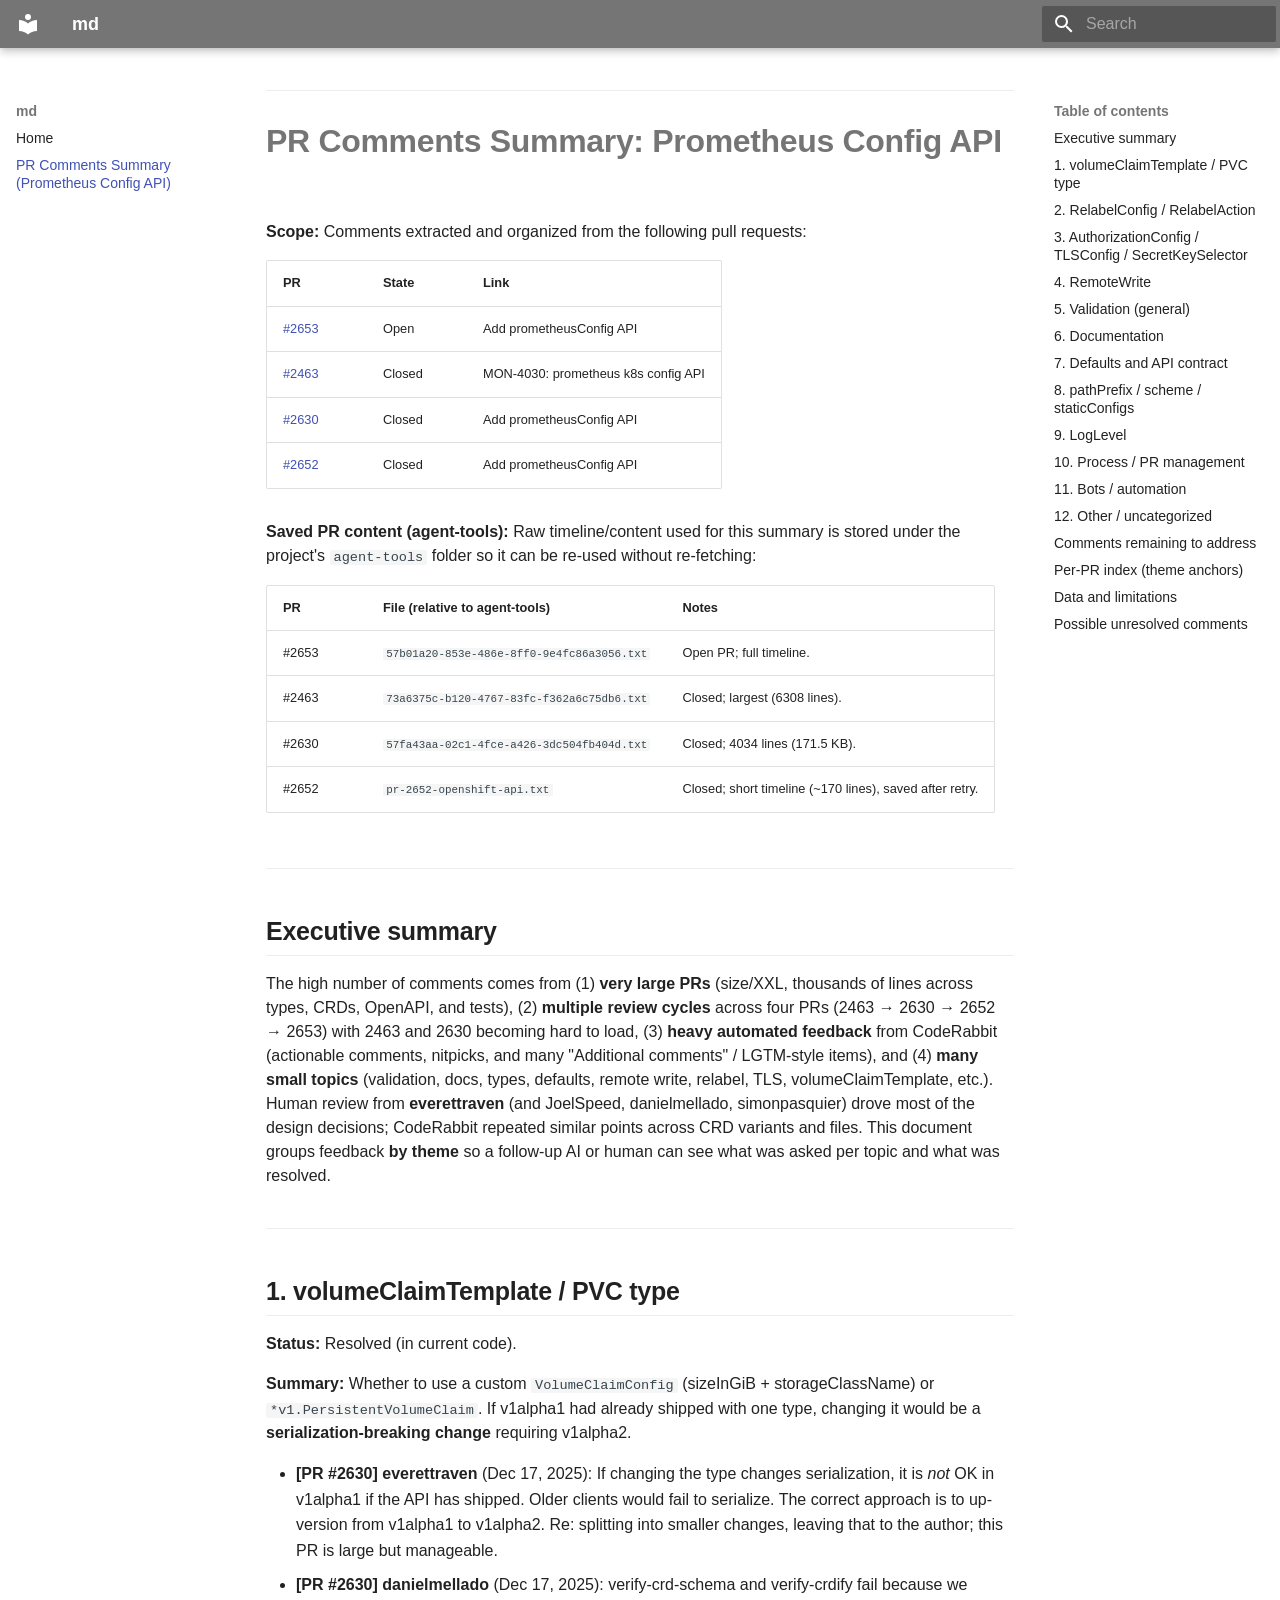
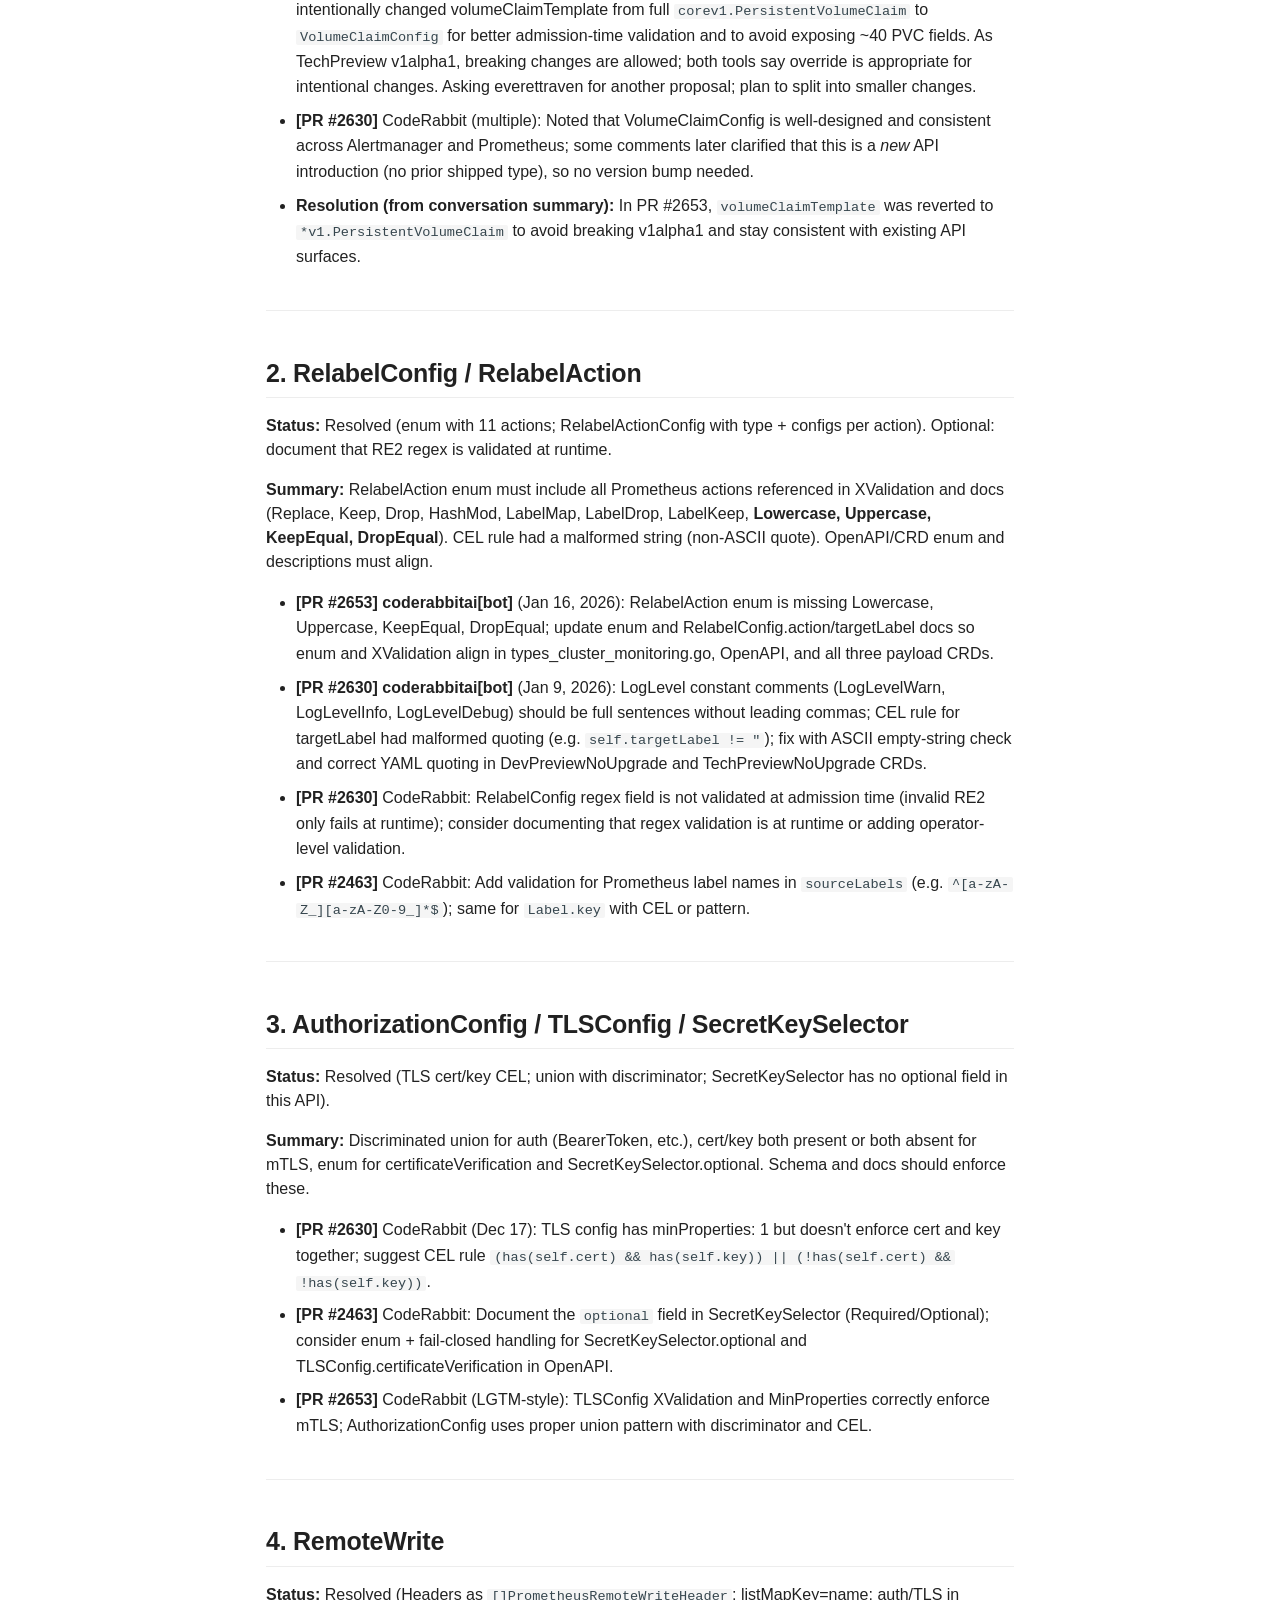
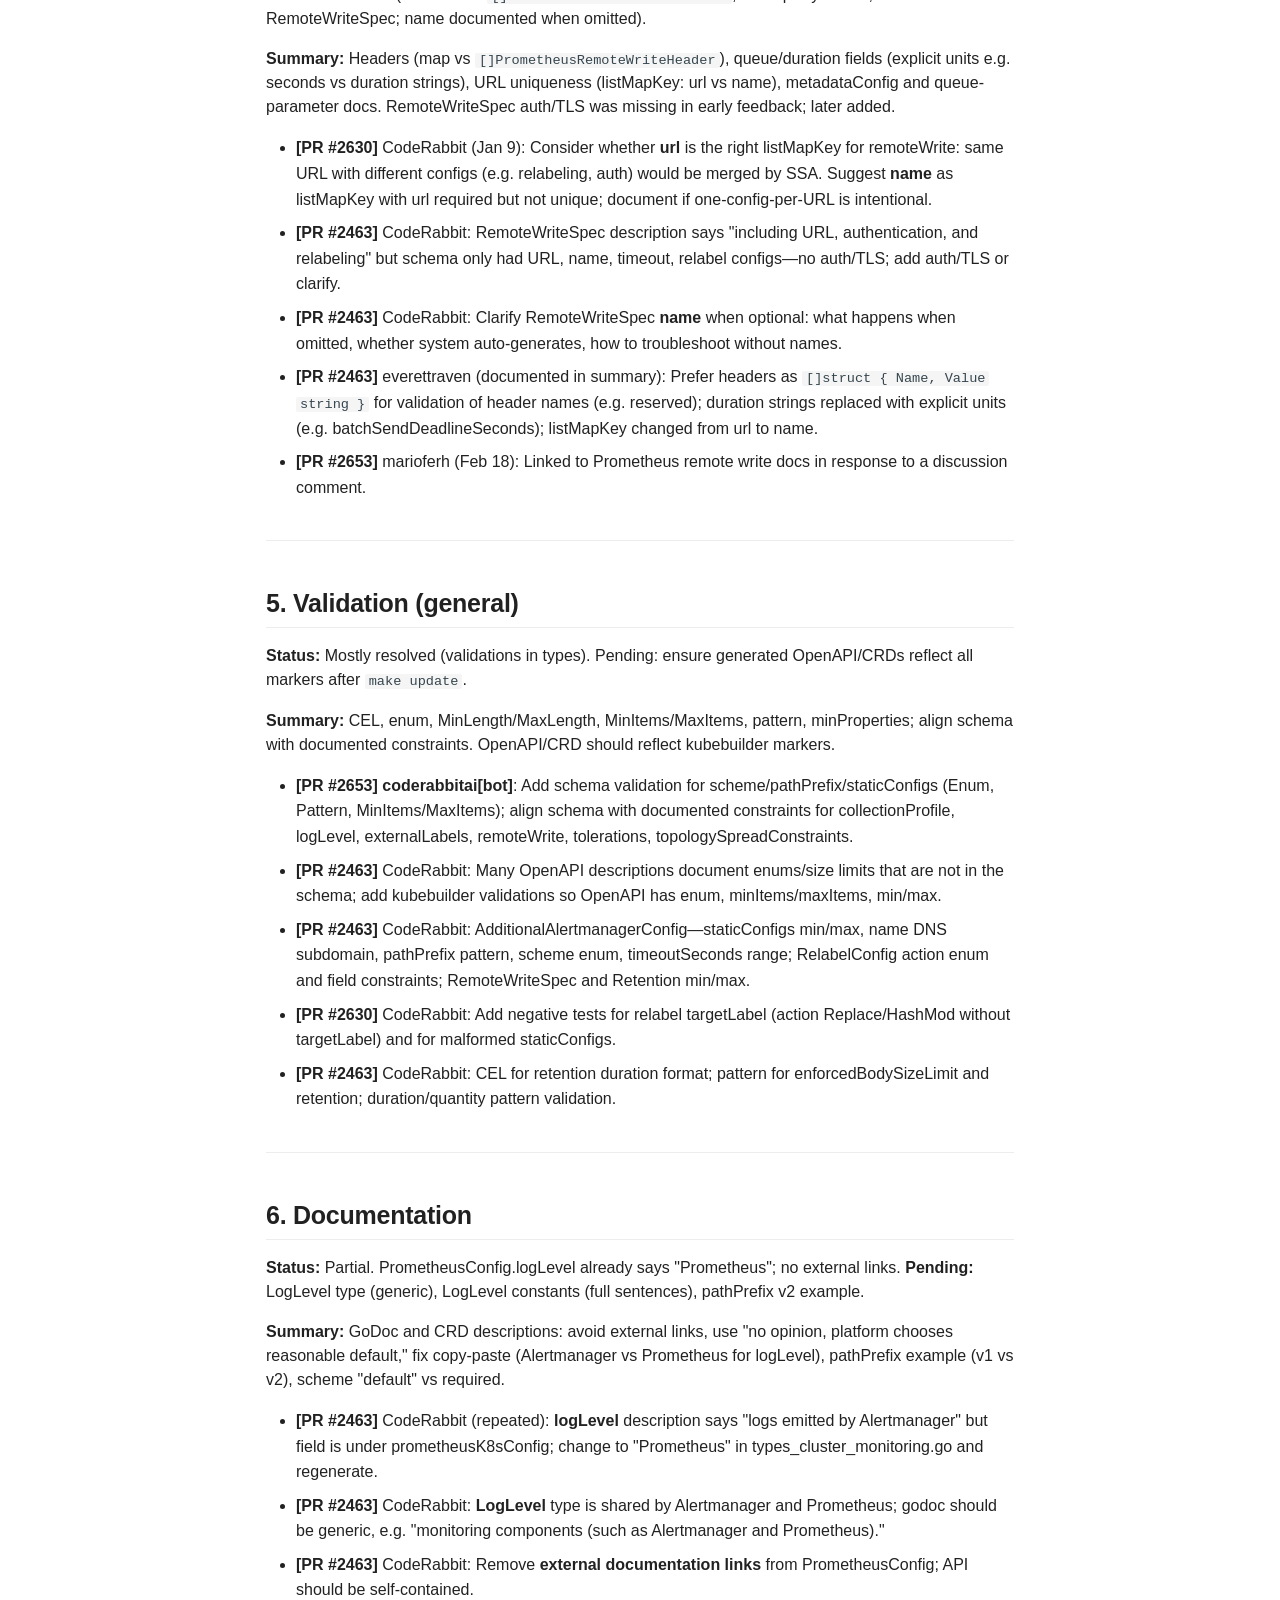
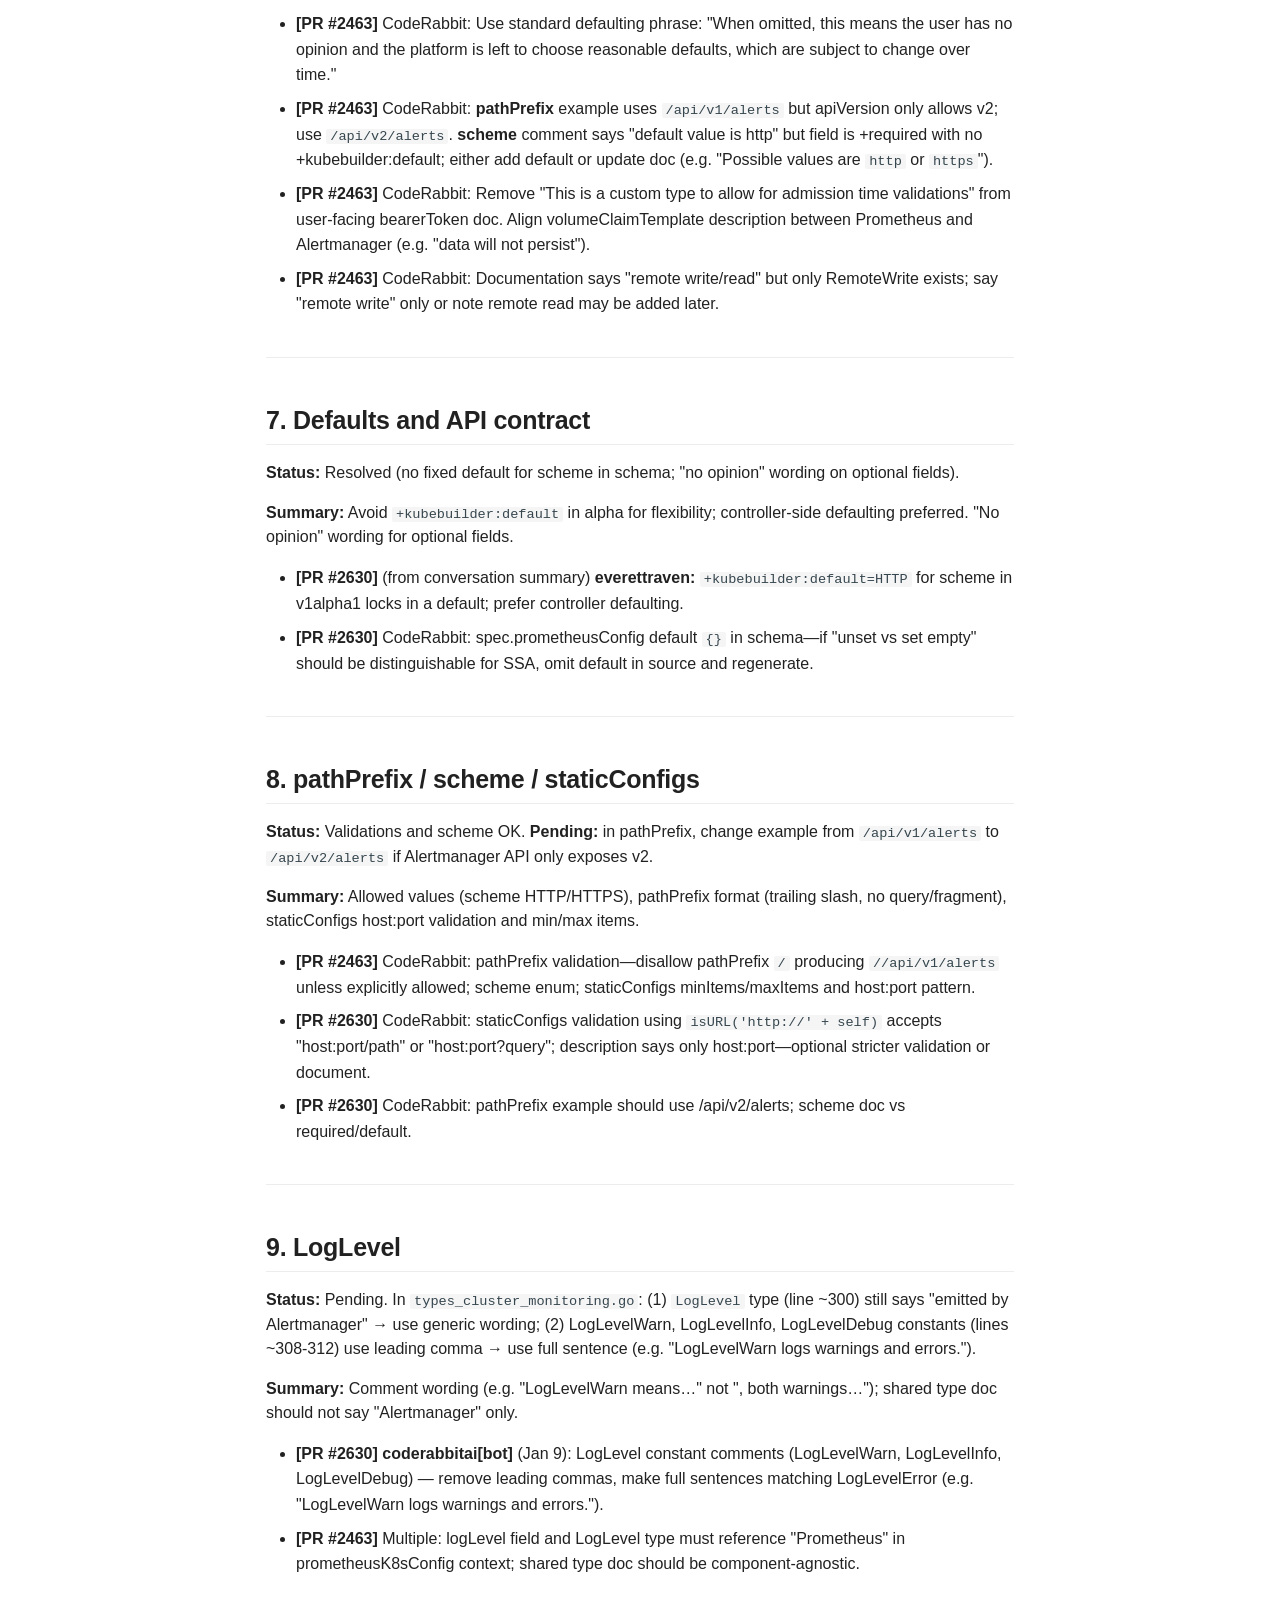
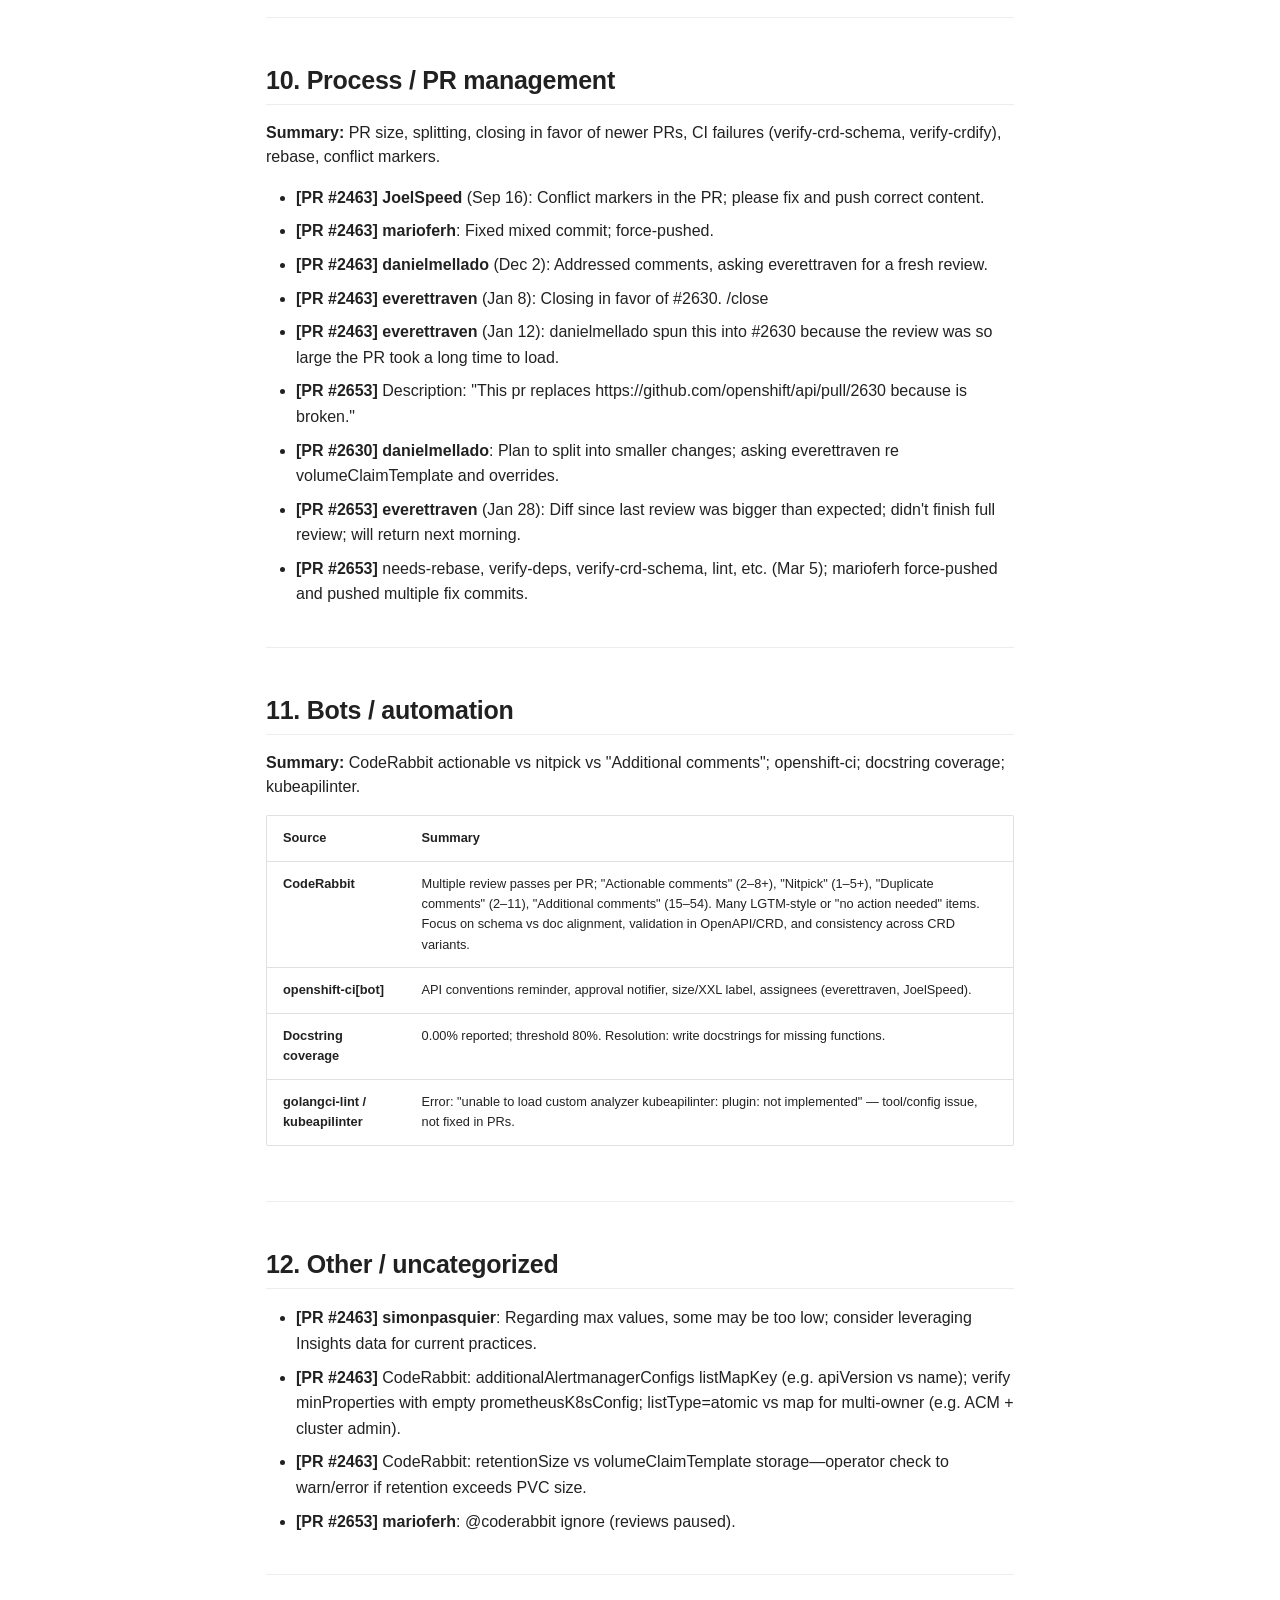
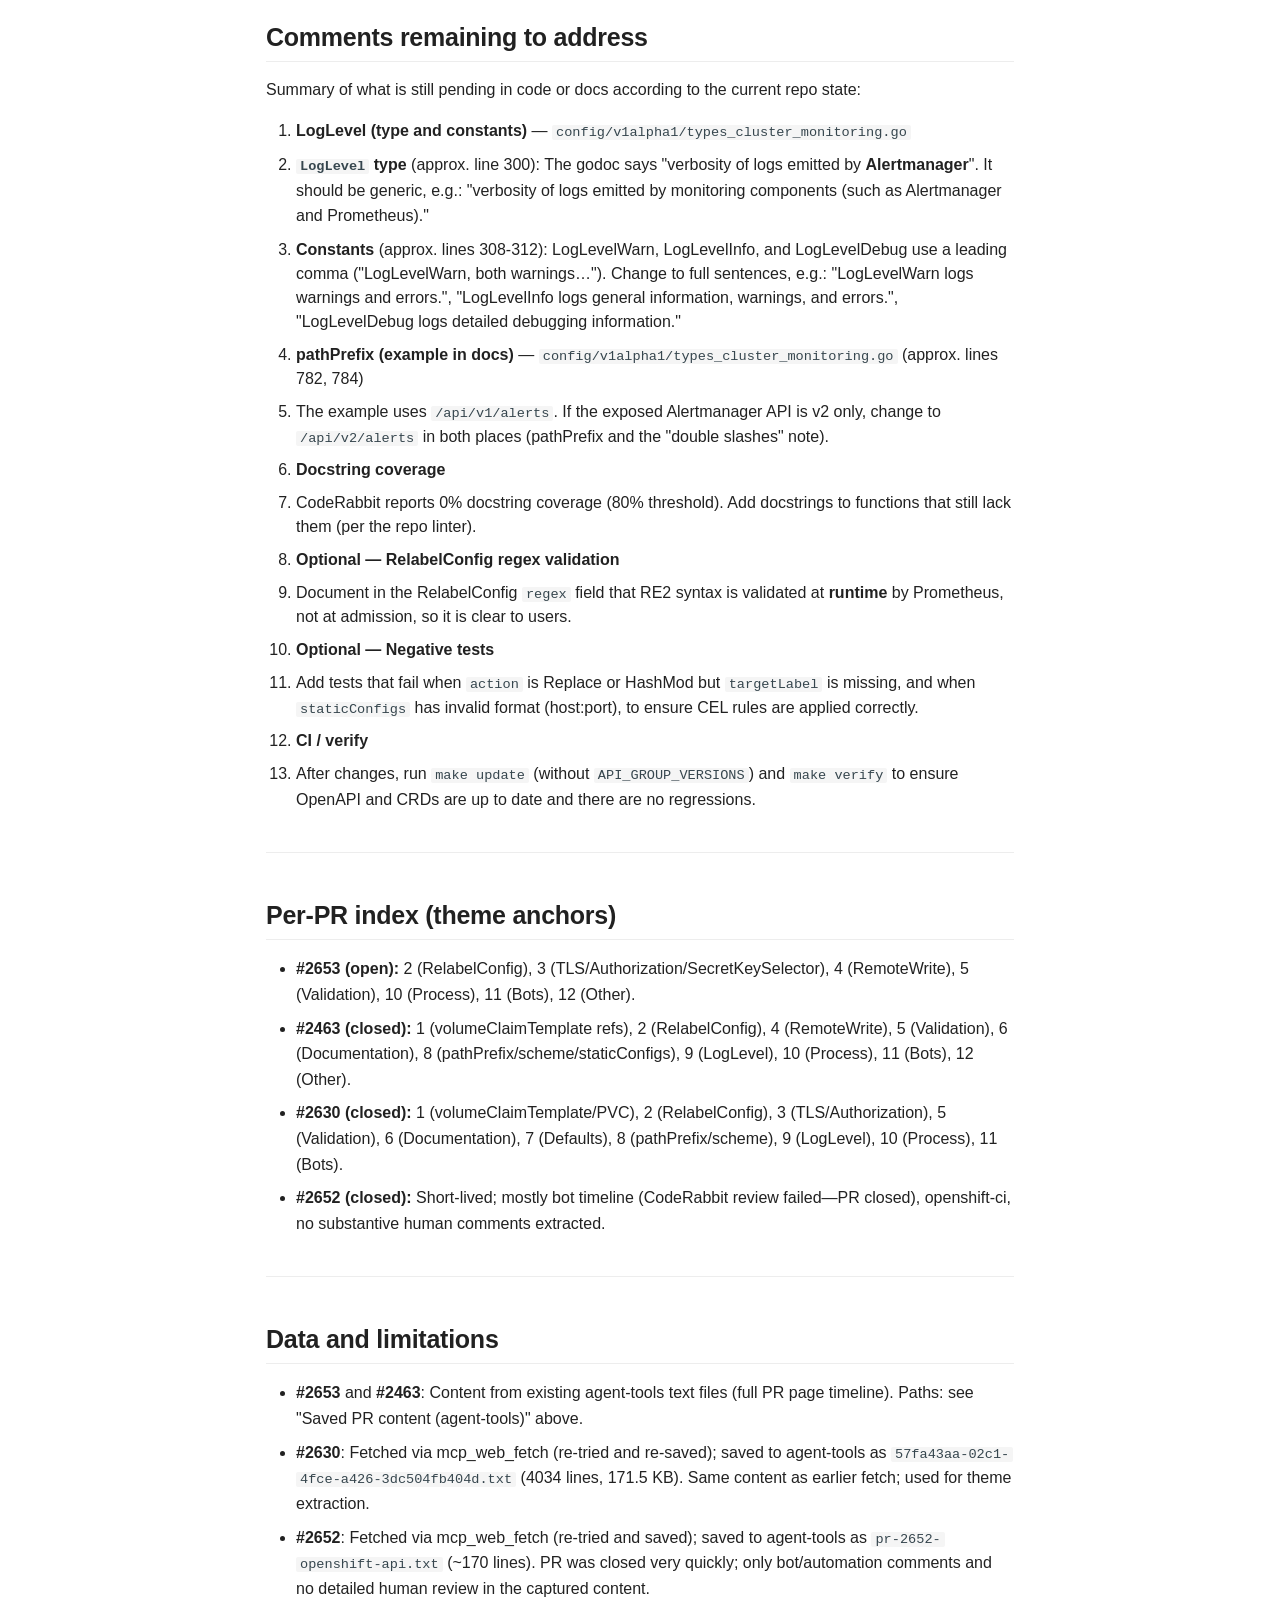
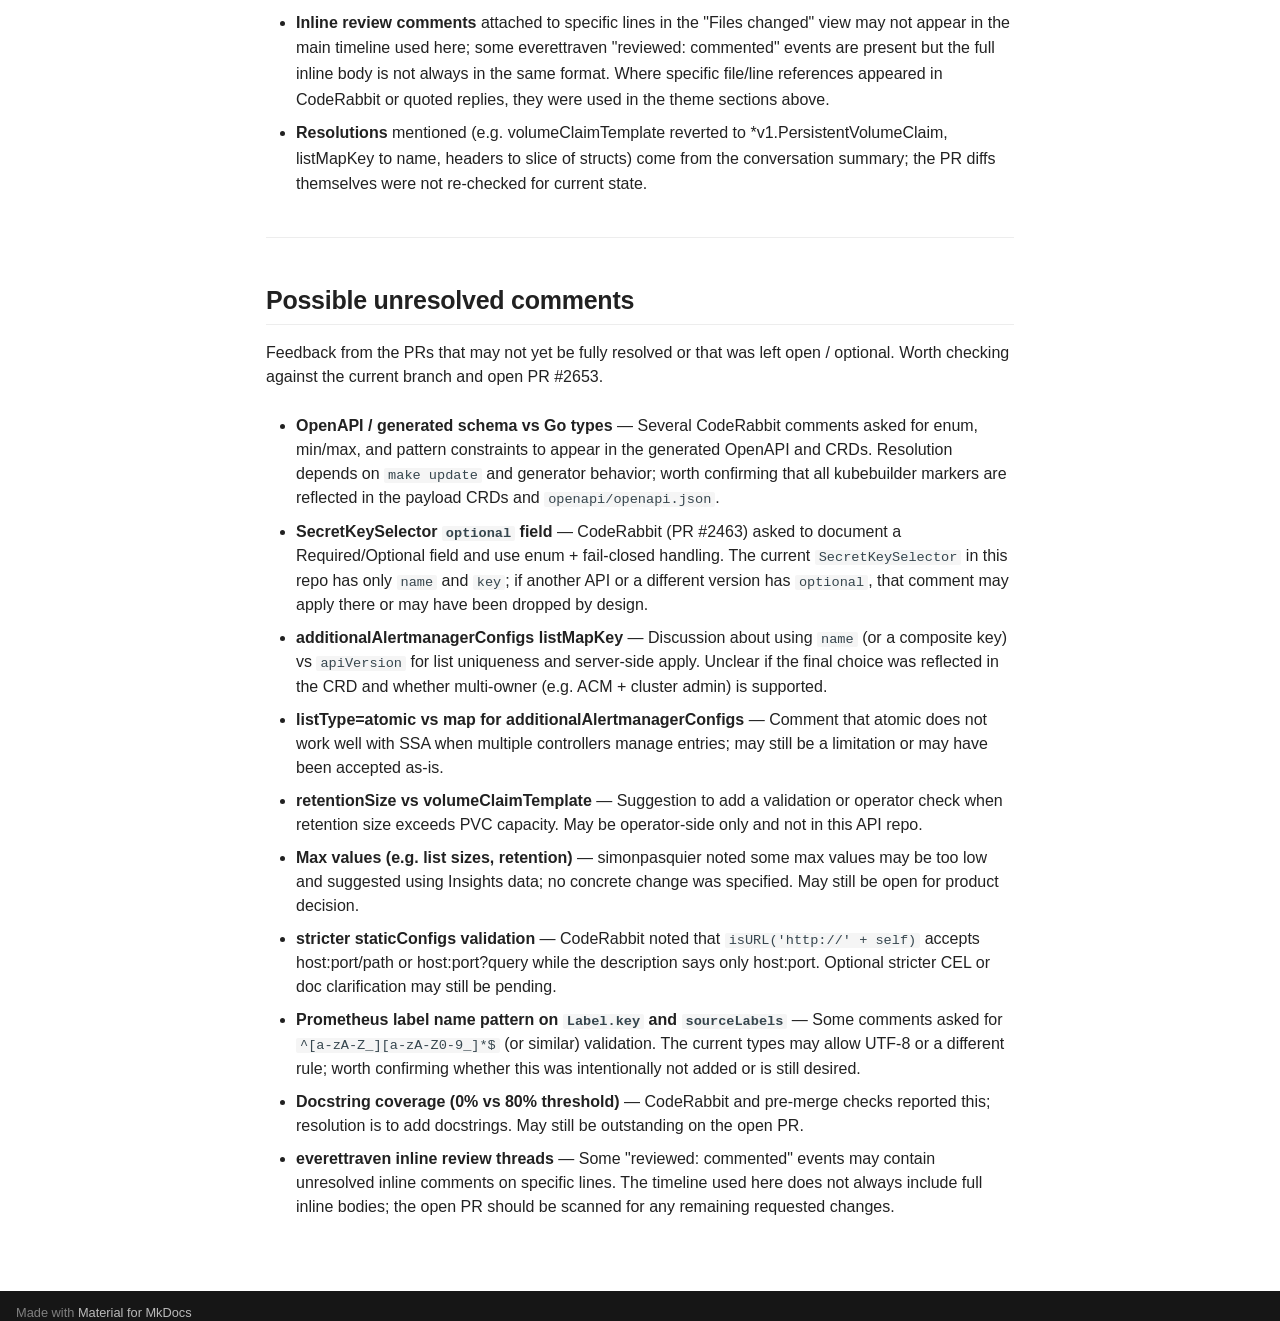
<file: pr-prometheus-api-comments-summary/index.html>
<!doctype html>
<html lang="en" class="no-js">
  <head>
    
      <meta charset="utf-8">
      <meta name="viewport" content="width=device-width,initial-scale=1">
      
        <meta name="description" content="Documentation and summaries">
      
      
      
        <link rel="canonical" href="https://marioferh.github.io/md/pr-prometheus-api-comments-summary/">
      
      
        <link rel="prev" href="..">
      
      
      
        
      
      
      <link rel="icon" href="../assets/images/favicon.png">
      <meta name="generator" content="mkdocs-1.6.1, mkdocs-material-9.7.4">
    
    
      
        <title>PR Comments Summary (Prometheus Config API) - md</title>
      
    
    
      <link rel="stylesheet" href="../assets/stylesheets/main.484c7ddc.min.css">
      
        
        <link rel="stylesheet" href="../assets/stylesheets/palette.ab4e12ef.min.css">
      
      


    
    
      
    
    
      
    
    
      <link rel="stylesheet" href="../stylesheets/extra.css">
    
    <script>__md_scope=new URL("..",location),__md_hash=e=>[...e].reduce(((e,_)=>(e<<5)-e+_.charCodeAt(0)),0),__md_get=(e,_=localStorage,t=__md_scope)=>JSON.parse(_.getItem(t.pathname+"."+e)),__md_set=(e,_,t=localStorage,a=__md_scope)=>{try{t.setItem(a.pathname+"."+e,JSON.stringify(_))}catch(e){}}</script>
    
      

    
    
  </head>
  
  
    
    
    
    
    
    <body dir="ltr" data-md-color-scheme="default" data-md-color-primary="grey" data-md-color-accent="blue-grey">
  
    
    <input class="md-toggle" data-md-toggle="drawer" type="checkbox" id="__drawer" autocomplete="off">
    <input class="md-toggle" data-md-toggle="search" type="checkbox" id="__search" autocomplete="off">
    <label class="md-overlay" for="__drawer"></label>
    <div data-md-component="skip">
      
        
        <a href="#pr-comments-summary-prometheus-config-api" class="md-skip">
          Skip to content
        </a>
      
    </div>
    <div data-md-component="announce">
      
    </div>
    
    
      

  

<header class="md-header md-header--shadow" data-md-component="header">
  <nav class="md-header__inner md-grid" aria-label="Header">
    <a href=".." title="md" class="md-header__button md-logo" aria-label="md" data-md-component="logo">
      
  
  <svg xmlns="http://www.w3.org/2000/svg" viewBox="0 0 24 24"><path d="M12 8a3 3 0 0 0 3-3 3 3 0 0 0-3-3 3 3 0 0 0-3 3 3 3 0 0 0 3 3m0 3.54C9.64 9.35 6.5 8 3 8v11c3.5 0 6.64 1.35 9 3.54 2.36-2.19 5.5-3.54 9-3.54V8c-3.5 0-6.64 1.35-9 3.54"/></svg>

    </a>
    <label class="md-header__button md-icon" for="__drawer">
      
      <svg xmlns="http://www.w3.org/2000/svg" viewBox="0 0 24 24"><path d="M3 6h18v2H3zm0 5h18v2H3zm0 5h18v2H3z"/></svg>
    </label>
    <div class="md-header__title" data-md-component="header-title">
      <div class="md-header__ellipsis">
        <div class="md-header__topic">
          <span class="md-ellipsis">
            md
          </span>
        </div>
        <div class="md-header__topic" data-md-component="header-topic">
          <span class="md-ellipsis">
            
              PR Comments Summary (Prometheus Config API)
            
          </span>
        </div>
      </div>
    </div>
    
      
    
    
    
    
      
      
        <label class="md-header__button md-icon" for="__search">
          
          <svg xmlns="http://www.w3.org/2000/svg" viewBox="0 0 24 24"><path d="M9.5 3A6.5 6.5 0 0 1 16 9.5c0 1.61-.59 3.09-1.56 4.23l.27.27h.79l5 5-1.5 1.5-5-5v-.79l-.27-.27A6.52 6.52 0 0 1 9.5 16 6.5 6.5 0 0 1 3 9.5 6.5 6.5 0 0 1 9.5 3m0 2C7 5 5 7 5 9.5S7 14 9.5 14 14 12 14 9.5 12 5 9.5 5"/></svg>
        </label>
        <div class="md-search" data-md-component="search" role="dialog">
  <label class="md-search__overlay" for="__search"></label>
  <div class="md-search__inner" role="search">
    <form class="md-search__form" name="search">
      <input type="text" class="md-search__input" name="query" aria-label="Search" placeholder="Search" autocapitalize="off" autocorrect="off" autocomplete="off" spellcheck="false" data-md-component="search-query" required>
      <label class="md-search__icon md-icon" for="__search">
        
        <svg xmlns="http://www.w3.org/2000/svg" viewBox="0 0 24 24"><path d="M9.5 3A6.5 6.5 0 0 1 16 9.5c0 1.61-.59 3.09-1.56 4.23l.27.27h.79l5 5-1.5 1.5-5-5v-.79l-.27-.27A6.52 6.52 0 0 1 9.5 16 6.5 6.5 0 0 1 3 9.5 6.5 6.5 0 0 1 9.5 3m0 2C7 5 5 7 5 9.5S7 14 9.5 14 14 12 14 9.5 12 5 9.5 5"/></svg>
        
        <svg xmlns="http://www.w3.org/2000/svg" viewBox="0 0 24 24"><path d="M20 11v2H8l5.5 5.5-1.42 1.42L4.16 12l7.92-7.92L13.5 5.5 8 11z"/></svg>
      </label>
      <nav class="md-search__options" aria-label="Search">
        
        <button type="reset" class="md-search__icon md-icon" title="Clear" aria-label="Clear" tabindex="-1">
          
          <svg xmlns="http://www.w3.org/2000/svg" viewBox="0 0 24 24"><path d="M19 6.41 17.59 5 12 10.59 6.41 5 5 6.41 10.59 12 5 17.59 6.41 19 12 13.41 17.59 19 19 17.59 13.41 12z"/></svg>
        </button>
      </nav>
      
    </form>
    <div class="md-search__output">
      <div class="md-search__scrollwrap" tabindex="0" data-md-scrollfix>
        <div class="md-search-result" data-md-component="search-result">
          <div class="md-search-result__meta">
            Initializing search
          </div>
          <ol class="md-search-result__list" role="presentation"></ol>
        </div>
      </div>
    </div>
  </div>
</div>
      
    
    
  </nav>
  
</header>
    
    <div class="md-container" data-md-component="container">
      
      
        
          
        
      
      <main class="md-main" data-md-component="main">
        <div class="md-main__inner md-grid">
          
            
              
              <div class="md-sidebar md-sidebar--primary" data-md-component="sidebar" data-md-type="navigation" >
                <div class="md-sidebar__scrollwrap">
                  <div class="md-sidebar__inner">
                    



<nav class="md-nav md-nav--primary" aria-label="Navigation" data-md-level="0">
  <label class="md-nav__title" for="__drawer">
    <a href=".." title="md" class="md-nav__button md-logo" aria-label="md" data-md-component="logo">
      
  
  <svg xmlns="http://www.w3.org/2000/svg" viewBox="0 0 24 24"><path d="M12 8a3 3 0 0 0 3-3 3 3 0 0 0-3-3 3 3 0 0 0-3 3 3 3 0 0 0 3 3m0 3.54C9.64 9.35 6.5 8 3 8v11c3.5 0 6.64 1.35 9 3.54 2.36-2.19 5.5-3.54 9-3.54V8c-3.5 0-6.64 1.35-9 3.54"/></svg>

    </a>
    md
  </label>
  
  <ul class="md-nav__list" data-md-scrollfix>
    
      
      
  
  
  
  
    <li class="md-nav__item">
      <a href=".." class="md-nav__link">
        
  
  
  <span class="md-ellipsis">
    
  
    Home
  

    
  </span>
  
  

      </a>
    </li>
  

    
      
      
  
  
    
  
  
  
    <li class="md-nav__item md-nav__item--active">
      
      <input class="md-nav__toggle md-toggle" type="checkbox" id="__toc">
      
      
        
      
      
        <label class="md-nav__link md-nav__link--active" for="__toc">
          
  
  
  <span class="md-ellipsis">
    
  
    PR Comments Summary (Prometheus Config API)
  

    
  </span>
  
  

          <span class="md-nav__icon md-icon"></span>
        </label>
      
      <a href="./" class="md-nav__link md-nav__link--active">
        
  
  
  <span class="md-ellipsis">
    
  
    PR Comments Summary (Prometheus Config API)
  

    
  </span>
  
  

      </a>
      
        

<nav class="md-nav md-nav--secondary" aria-label="Table of contents">
  
  
  
    
  
  
    <label class="md-nav__title" for="__toc">
      <span class="md-nav__icon md-icon"></span>
      Table of contents
    </label>
    <ul class="md-nav__list" data-md-component="toc" data-md-scrollfix>
      
        <li class="md-nav__item">
  <a href="#executive-summary" class="md-nav__link">
    <span class="md-ellipsis">
      
        Executive summary
      
    </span>
  </a>
  
</li>
      
        <li class="md-nav__item">
  <a href="#1-volumeclaimtemplate-pvc-type" class="md-nav__link">
    <span class="md-ellipsis">
      
        1. volumeClaimTemplate / PVC type
      
    </span>
  </a>
  
</li>
      
        <li class="md-nav__item">
  <a href="#2-relabelconfig-relabelaction" class="md-nav__link">
    <span class="md-ellipsis">
      
        2. RelabelConfig / RelabelAction
      
    </span>
  </a>
  
</li>
      
        <li class="md-nav__item">
  <a href="#3-authorizationconfig-tlsconfig-secretkeyselector" class="md-nav__link">
    <span class="md-ellipsis">
      
        3. AuthorizationConfig / TLSConfig / SecretKeySelector
      
    </span>
  </a>
  
</li>
      
        <li class="md-nav__item">
  <a href="#4-remotewrite" class="md-nav__link">
    <span class="md-ellipsis">
      
        4. RemoteWrite
      
    </span>
  </a>
  
</li>
      
        <li class="md-nav__item">
  <a href="#5-validation-general" class="md-nav__link">
    <span class="md-ellipsis">
      
        5. Validation (general)
      
    </span>
  </a>
  
</li>
      
        <li class="md-nav__item">
  <a href="#6-documentation" class="md-nav__link">
    <span class="md-ellipsis">
      
        6. Documentation
      
    </span>
  </a>
  
</li>
      
        <li class="md-nav__item">
  <a href="#7-defaults-and-api-contract" class="md-nav__link">
    <span class="md-ellipsis">
      
        7. Defaults and API contract
      
    </span>
  </a>
  
</li>
      
        <li class="md-nav__item">
  <a href="#8-pathprefix-scheme-staticconfigs" class="md-nav__link">
    <span class="md-ellipsis">
      
        8. pathPrefix / scheme / staticConfigs
      
    </span>
  </a>
  
</li>
      
        <li class="md-nav__item">
  <a href="#9-loglevel" class="md-nav__link">
    <span class="md-ellipsis">
      
        9. LogLevel
      
    </span>
  </a>
  
</li>
      
        <li class="md-nav__item">
  <a href="#10-process-pr-management" class="md-nav__link">
    <span class="md-ellipsis">
      
        10. Process / PR management
      
    </span>
  </a>
  
</li>
      
        <li class="md-nav__item">
  <a href="#11-bots-automation" class="md-nav__link">
    <span class="md-ellipsis">
      
        11. Bots / automation
      
    </span>
  </a>
  
</li>
      
        <li class="md-nav__item">
  <a href="#12-other-uncategorized" class="md-nav__link">
    <span class="md-ellipsis">
      
        12. Other / uncategorized
      
    </span>
  </a>
  
</li>
      
        <li class="md-nav__item">
  <a href="#comments-remaining-to-address" class="md-nav__link">
    <span class="md-ellipsis">
      
        Comments remaining to address
      
    </span>
  </a>
  
</li>
      
        <li class="md-nav__item">
  <a href="#per-pr-index-theme-anchors" class="md-nav__link">
    <span class="md-ellipsis">
      
        Per-PR index (theme anchors)
      
    </span>
  </a>
  
</li>
      
        <li class="md-nav__item">
  <a href="#data-and-limitations" class="md-nav__link">
    <span class="md-ellipsis">
      
        Data and limitations
      
    </span>
  </a>
  
</li>
      
        <li class="md-nav__item">
  <a href="#possible-unresolved-comments" class="md-nav__link">
    <span class="md-ellipsis">
      
        Possible unresolved comments
      
    </span>
  </a>
  
</li>
      
    </ul>
  
</nav>
      
    </li>
  

    
  </ul>
</nav>
                  </div>
                </div>
              </div>
            
            
              
              <div class="md-sidebar md-sidebar--secondary" data-md-component="sidebar" data-md-type="toc" >
                <div class="md-sidebar__scrollwrap">
                  <div class="md-sidebar__inner">
                    

<nav class="md-nav md-nav--secondary" aria-label="Table of contents">
  
  
  
    
  
  
    <label class="md-nav__title" for="__toc">
      <span class="md-nav__icon md-icon"></span>
      Table of contents
    </label>
    <ul class="md-nav__list" data-md-component="toc" data-md-scrollfix>
      
        <li class="md-nav__item">
  <a href="#executive-summary" class="md-nav__link">
    <span class="md-ellipsis">
      
        Executive summary
      
    </span>
  </a>
  
</li>
      
        <li class="md-nav__item">
  <a href="#1-volumeclaimtemplate-pvc-type" class="md-nav__link">
    <span class="md-ellipsis">
      
        1. volumeClaimTemplate / PVC type
      
    </span>
  </a>
  
</li>
      
        <li class="md-nav__item">
  <a href="#2-relabelconfig-relabelaction" class="md-nav__link">
    <span class="md-ellipsis">
      
        2. RelabelConfig / RelabelAction
      
    </span>
  </a>
  
</li>
      
        <li class="md-nav__item">
  <a href="#3-authorizationconfig-tlsconfig-secretkeyselector" class="md-nav__link">
    <span class="md-ellipsis">
      
        3. AuthorizationConfig / TLSConfig / SecretKeySelector
      
    </span>
  </a>
  
</li>
      
        <li class="md-nav__item">
  <a href="#4-remotewrite" class="md-nav__link">
    <span class="md-ellipsis">
      
        4. RemoteWrite
      
    </span>
  </a>
  
</li>
      
        <li class="md-nav__item">
  <a href="#5-validation-general" class="md-nav__link">
    <span class="md-ellipsis">
      
        5. Validation (general)
      
    </span>
  </a>
  
</li>
      
        <li class="md-nav__item">
  <a href="#6-documentation" class="md-nav__link">
    <span class="md-ellipsis">
      
        6. Documentation
      
    </span>
  </a>
  
</li>
      
        <li class="md-nav__item">
  <a href="#7-defaults-and-api-contract" class="md-nav__link">
    <span class="md-ellipsis">
      
        7. Defaults and API contract
      
    </span>
  </a>
  
</li>
      
        <li class="md-nav__item">
  <a href="#8-pathprefix-scheme-staticconfigs" class="md-nav__link">
    <span class="md-ellipsis">
      
        8. pathPrefix / scheme / staticConfigs
      
    </span>
  </a>
  
</li>
      
        <li class="md-nav__item">
  <a href="#9-loglevel" class="md-nav__link">
    <span class="md-ellipsis">
      
        9. LogLevel
      
    </span>
  </a>
  
</li>
      
        <li class="md-nav__item">
  <a href="#10-process-pr-management" class="md-nav__link">
    <span class="md-ellipsis">
      
        10. Process / PR management
      
    </span>
  </a>
  
</li>
      
        <li class="md-nav__item">
  <a href="#11-bots-automation" class="md-nav__link">
    <span class="md-ellipsis">
      
        11. Bots / automation
      
    </span>
  </a>
  
</li>
      
        <li class="md-nav__item">
  <a href="#12-other-uncategorized" class="md-nav__link">
    <span class="md-ellipsis">
      
        12. Other / uncategorized
      
    </span>
  </a>
  
</li>
      
        <li class="md-nav__item">
  <a href="#comments-remaining-to-address" class="md-nav__link">
    <span class="md-ellipsis">
      
        Comments remaining to address
      
    </span>
  </a>
  
</li>
      
        <li class="md-nav__item">
  <a href="#per-pr-index-theme-anchors" class="md-nav__link">
    <span class="md-ellipsis">
      
        Per-PR index (theme anchors)
      
    </span>
  </a>
  
</li>
      
        <li class="md-nav__item">
  <a href="#data-and-limitations" class="md-nav__link">
    <span class="md-ellipsis">
      
        Data and limitations
      
    </span>
  </a>
  
</li>
      
        <li class="md-nav__item">
  <a href="#possible-unresolved-comments" class="md-nav__link">
    <span class="md-ellipsis">
      
        Possible unresolved comments
      
    </span>
  </a>
  
</li>
      
    </ul>
  
</nav>
                  </div>
                </div>
              </div>
            
          
          
            <div class="md-content" data-md-component="content">
              
              <article class="md-content__inner md-typeset">
                
                  



<h1 id="pr-comments-summary-prometheus-config-api">PR Comments Summary: Prometheus Config API<a class="headerlink" href="#pr-comments-summary-prometheus-config-api" title="Permanent link">&para;</a></h1>
<p><strong>Scope:</strong> Comments extracted and organized from the following pull requests:</p>
<table>
<thead>
<tr>
<th>PR</th>
<th>State</th>
<th>Link</th>
</tr>
</thead>
<tbody>
<tr>
<td><a href="https://github.com/openshift/api/pull/2653">#2653</a></td>
<td>Open</td>
<td>Add prometheusConfig API</td>
</tr>
<tr>
<td><a href="https://github.com/openshift/api/pull/2463">#2463</a></td>
<td>Closed</td>
<td>MON-4030: prometheus k8s config API</td>
</tr>
<tr>
<td><a href="https://github.com/openshift/api/pull/2630">#2630</a></td>
<td>Closed</td>
<td>Add prometheusConfig API</td>
</tr>
<tr>
<td><a href="https://github.com/openshift/api/pull/2652">#2652</a></td>
<td>Closed</td>
<td>Add prometheusConfig API</td>
</tr>
</tbody>
</table>
<p><strong>Saved PR content (agent-tools):</strong> Raw timeline/content used for this summary is stored under the project's <code>agent-tools</code> folder so it can be re-used without re-fetching:</p>
<table>
<thead>
<tr>
<th>PR</th>
<th>File (relative to agent-tools)</th>
<th>Notes</th>
</tr>
</thead>
<tbody>
<tr>
<td>#2653</td>
<td><code>57b01a20-853e-486e-8ff0-9e4fc86a3056.txt</code></td>
<td>Open PR; full timeline.</td>
</tr>
<tr>
<td>#2463</td>
<td><code>73a6375c-b120-4767-83fc-f362a6c75db6.txt</code></td>
<td>Closed; largest (6308 lines).</td>
</tr>
<tr>
<td>#2630</td>
<td><code>57fa43aa-02c1-4fce-a426-3dc504fb404d.txt</code></td>
<td>Closed; 4034 lines (171.5 KB).</td>
</tr>
<tr>
<td>#2652</td>
<td><code>pr-2652-openshift-api.txt</code></td>
<td>Closed; short timeline (~170 lines), saved after retry.</td>
</tr>
</tbody>
</table>
<hr />
<h2 id="executive-summary">Executive summary<a class="headerlink" href="#executive-summary" title="Permanent link">&para;</a></h2>
<p>The high number of comments comes from (1) <strong>very large PRs</strong> (size/XXL, thousands of lines across types, CRDs, OpenAPI, and tests), (2) <strong>multiple review cycles</strong> across four PRs (2463 → 2630 → 2652 → 2653) with 2463 and 2630 becoming hard to load, (3) <strong>heavy automated feedback</strong> from CodeRabbit (actionable comments, nitpicks, and many "Additional comments" / LGTM-style items), and (4) <strong>many small topics</strong> (validation, docs, types, defaults, remote write, relabel, TLS, volumeClaimTemplate, etc.). Human review from <strong>everettraven</strong> (and JoelSpeed, danielmellado, simonpasquier) drove most of the design decisions; CodeRabbit repeated similar points across CRD variants and files. This document groups feedback <strong>by theme</strong> so a follow-up AI or human can see what was asked per topic and what was resolved.</p>
<hr />
<h2 id="1-volumeclaimtemplate-pvc-type">1. volumeClaimTemplate / PVC type<a class="headerlink" href="#1-volumeclaimtemplate-pvc-type" title="Permanent link">&para;</a></h2>
<p><strong>Status:</strong> Resolved (in current code).</p>
<p><strong>Summary:</strong> Whether to use a custom <code>VolumeClaimConfig</code> (sizeInGiB + storageClassName) or <code>*v1.PersistentVolumeClaim</code>. If v1alpha1 had already shipped with one type, changing it would be a <strong>serialization-breaking change</strong> requiring v1alpha2.</p>
<ul>
<li><strong>[PR #2630]</strong> <strong>everettraven</strong> (Dec 17, 2025): If changing the type changes serialization, it is <em>not</em> OK in v1alpha1 if the API has shipped. Older clients would fail to serialize. The correct approach is to up-version from v1alpha1 to v1alpha2. Re: splitting into smaller changes, leaving that to the author; this PR is large but manageable.</li>
<li><strong>[PR #2630]</strong> <strong>danielmellado</strong> (Dec 17, 2025): verify-crd-schema and verify-crdify fail because we intentionally changed volumeClaimTemplate from full <code>corev1.PersistentVolumeClaim</code> to <code>VolumeClaimConfig</code> for better admission-time validation and to avoid exposing ~40 PVC fields. As TechPreview v1alpha1, breaking changes are allowed; both tools say override is appropriate for intentional changes. Asking everettraven for another proposal; plan to split into smaller changes.</li>
<li><strong>[PR #2630]</strong> CodeRabbit (multiple): Noted that VolumeClaimConfig is well-designed and consistent across Alertmanager and Prometheus; some comments later clarified that this is a <em>new</em> API introduction (no prior shipped type), so no version bump needed.</li>
<li><strong>Resolution (from conversation summary):</strong> In PR #2653, <code>volumeClaimTemplate</code> was reverted to <code>*v1.PersistentVolumeClaim</code> to avoid breaking v1alpha1 and stay consistent with existing API surfaces.</li>
</ul>
<hr />
<h2 id="2-relabelconfig-relabelaction">2. RelabelConfig / RelabelAction<a class="headerlink" href="#2-relabelconfig-relabelaction" title="Permanent link">&para;</a></h2>
<p><strong>Status:</strong> Resolved (enum with 11 actions; RelabelActionConfig with type + configs per action). Optional: document that RE2 regex is validated at runtime.</p>
<p><strong>Summary:</strong> RelabelAction enum must include all Prometheus actions referenced in XValidation and docs (Replace, Keep, Drop, HashMod, LabelMap, LabelDrop, LabelKeep, <strong>Lowercase, Uppercase, KeepEqual, DropEqual</strong>). CEL rule had a malformed string (non-ASCII quote). OpenAPI/CRD enum and descriptions must align.</p>
<ul>
<li><strong>[PR #2653]</strong> <strong>coderabbitai[bot]</strong> (Jan 16, 2026): RelabelAction enum is missing Lowercase, Uppercase, KeepEqual, DropEqual; update enum and RelabelConfig.action/targetLabel docs so enum and XValidation align in types_cluster_monitoring.go, OpenAPI, and all three payload CRDs.</li>
<li><strong>[PR #2630]</strong> <strong>coderabbitai[bot]</strong> (Jan 9, 2026): LogLevel constant comments (LogLevelWarn, LogLevelInfo, LogLevelDebug) should be full sentences without leading commas; CEL rule for targetLabel had malformed quoting (e.g. <code>self.targetLabel != "</code>); fix with ASCII empty-string check and correct YAML quoting in DevPreviewNoUpgrade and TechPreviewNoUpgrade CRDs.</li>
<li><strong>[PR #2630]</strong> CodeRabbit: RelabelConfig regex field is not validated at admission time (invalid RE2 only fails at runtime); consider documenting that regex validation is at runtime or adding operator-level validation.</li>
<li><strong>[PR #2463]</strong> CodeRabbit: Add validation for Prometheus label names in <code>sourceLabels</code> (e.g. <code>^[a-zA-Z_][a-zA-Z0-9_]*$</code>); same for <code>Label.key</code> with CEL or pattern.</li>
</ul>
<hr />
<h2 id="3-authorizationconfig-tlsconfig-secretkeyselector">3. AuthorizationConfig / TLSConfig / SecretKeySelector<a class="headerlink" href="#3-authorizationconfig-tlsconfig-secretkeyselector" title="Permanent link">&para;</a></h2>
<p><strong>Status:</strong> Resolved (TLS cert/key CEL; union with discriminator; SecretKeySelector has no optional field in this API).</p>
<p><strong>Summary:</strong> Discriminated union for auth (BearerToken, etc.), cert/key both present or both absent for mTLS, enum for certificateVerification and SecretKeySelector.optional. Schema and docs should enforce these.</p>
<ul>
<li><strong>[PR #2630]</strong> CodeRabbit (Dec 17): TLS config has minProperties: 1 but doesn't enforce cert and key together; suggest CEL rule <code>(has(self.cert) &amp;&amp; has(self.key)) || (!has(self.cert) &amp;&amp; !has(self.key))</code>.</li>
<li><strong>[PR #2463]</strong> CodeRabbit: Document the <code>optional</code> field in SecretKeySelector (Required/Optional); consider enum + fail-closed handling for SecretKeySelector.optional and TLSConfig.certificateVerification in OpenAPI.</li>
<li><strong>[PR #2653]</strong> CodeRabbit (LGTM-style): TLSConfig XValidation and MinProperties correctly enforce mTLS; AuthorizationConfig uses proper union pattern with discriminator and CEL.</li>
</ul>
<hr />
<h2 id="4-remotewrite">4. RemoteWrite<a class="headerlink" href="#4-remotewrite" title="Permanent link">&para;</a></h2>
<p><strong>Status:</strong> Resolved (Headers as <code>[]PrometheusRemoteWriteHeader</code>; listMapKey=name; auth/TLS in RemoteWriteSpec; name documented when omitted).</p>
<p><strong>Summary:</strong> Headers (map vs <code>[]PrometheusRemoteWriteHeader</code>), queue/duration fields (explicit units e.g. seconds vs duration strings), URL uniqueness (listMapKey: url vs name), metadataConfig and queue-parameter docs. RemoteWriteSpec auth/TLS was missing in early feedback; later added.</p>
<ul>
<li><strong>[PR #2630]</strong> CodeRabbit (Jan 9): Consider whether <strong>url</strong> is the right listMapKey for remoteWrite: same URL with different configs (e.g. relabeling, auth) would be merged by SSA. Suggest <strong>name</strong> as listMapKey with url required but not unique; document if one-config-per-URL is intentional.</li>
<li><strong>[PR #2463]</strong> CodeRabbit: RemoteWriteSpec description says "including URL, authentication, and relabeling" but schema only had URL, name, timeout, relabel configs—no auth/TLS; add auth/TLS or clarify.</li>
<li><strong>[PR #2463]</strong> CodeRabbit: Clarify RemoteWriteSpec <strong>name</strong> when optional: what happens when omitted, whether system auto-generates, how to troubleshoot without names.</li>
<li><strong>[PR #2463]</strong> everettraven (documented in summary): Prefer headers as <code>[]struct { Name, Value string }</code> for validation of header names (e.g. reserved); duration strings replaced with explicit units (e.g. batchSendDeadlineSeconds); listMapKey changed from url to name.</li>
<li><strong>[PR #2653]</strong> marioferh (Feb 18): Linked to Prometheus remote write docs in response to a discussion comment.</li>
</ul>
<hr />
<h2 id="5-validation-general">5. Validation (general)<a class="headerlink" href="#5-validation-general" title="Permanent link">&para;</a></h2>
<p><strong>Status:</strong> Mostly resolved (validations in types). Pending: ensure generated OpenAPI/CRDs reflect all markers after <code>make update</code>.</p>
<p><strong>Summary:</strong> CEL, enum, MinLength/MaxLength, MinItems/MaxItems, pattern, minProperties; align schema with documented constraints. OpenAPI/CRD should reflect kubebuilder markers.</p>
<ul>
<li><strong>[PR #2653]</strong> <strong>coderabbitai[bot]</strong>: Add schema validation for scheme/pathPrefix/staticConfigs (Enum, Pattern, MinItems/MaxItems); align schema with documented constraints for collectionProfile, logLevel, externalLabels, remoteWrite, tolerations, topologySpreadConstraints.</li>
<li><strong>[PR #2463]</strong> CodeRabbit: Many OpenAPI descriptions document enums/size limits that are not in the schema; add kubebuilder validations so OpenAPI has enum, minItems/maxItems, min/max.</li>
<li><strong>[PR #2463]</strong> CodeRabbit: AdditionalAlertmanagerConfig—staticConfigs min/max, name DNS subdomain, pathPrefix pattern, scheme enum, timeoutSeconds range; RelabelConfig action enum and field constraints; RemoteWriteSpec and Retention min/max.</li>
<li><strong>[PR #2630]</strong> CodeRabbit: Add negative tests for relabel targetLabel (action Replace/HashMod without targetLabel) and for malformed staticConfigs.</li>
<li><strong>[PR #2463]</strong> CodeRabbit: CEL for retention duration format; pattern for enforcedBodySizeLimit and retention; duration/quantity pattern validation.</li>
</ul>
<hr />
<h2 id="6-documentation">6. Documentation<a class="headerlink" href="#6-documentation" title="Permanent link">&para;</a></h2>
<p><strong>Status:</strong> Partial. PrometheusConfig.logLevel already says "Prometheus"; no external links. <strong>Pending:</strong> LogLevel type (generic), LogLevel constants (full sentences), pathPrefix v2 example.</p>
<p><strong>Summary:</strong> GoDoc and CRD descriptions: avoid external links, use "no opinion, platform chooses reasonable default," fix copy-paste (Alertmanager vs Prometheus for logLevel), pathPrefix example (v1 vs v2), scheme "default" vs required.</p>
<ul>
<li><strong>[PR #2463]</strong> CodeRabbit (repeated): <strong>logLevel</strong> description says "logs emitted by Alertmanager" but field is under prometheusK8sConfig; change to "Prometheus" in types_cluster_monitoring.go and regenerate.</li>
<li><strong>[PR #2463]</strong> CodeRabbit: <strong>LogLevel</strong> type is shared by Alertmanager and Prometheus; godoc should be generic, e.g. "monitoring components (such as Alertmanager and Prometheus)."</li>
<li><strong>[PR #2463]</strong> CodeRabbit: Remove <strong>external documentation links</strong> from PrometheusConfig; API should be self-contained.</li>
<li><strong>[PR #2463]</strong> CodeRabbit: Use standard defaulting phrase: "When omitted, this means the user has no opinion and the platform is left to choose reasonable defaults, which are subject to change over time."</li>
<li><strong>[PR #2463]</strong> CodeRabbit: <strong>pathPrefix</strong> example uses <code>/api/v1/alerts</code> but apiVersion only allows v2; use <code>/api/v2/alerts</code>. <strong>scheme</strong> comment says "default value is http" but field is +required with no +kubebuilder:default; either add default or update doc (e.g. "Possible values are <code>http</code> or <code>https</code>").</li>
<li><strong>[PR #2463]</strong> CodeRabbit: Remove "This is a custom type to allow for admission time validations" from user-facing bearerToken doc. Align volumeClaimTemplate description between Prometheus and Alertmanager (e.g. "data will not persist").</li>
<li><strong>[PR #2463]</strong> CodeRabbit: Documentation says "remote write/read" but only RemoteWrite exists; say "remote write" only or note remote read may be added later.</li>
</ul>
<hr />
<h2 id="7-defaults-and-api-contract">7. Defaults and API contract<a class="headerlink" href="#7-defaults-and-api-contract" title="Permanent link">&para;</a></h2>
<p><strong>Status:</strong> Resolved (no fixed default for scheme in schema; "no opinion" wording on optional fields).</p>
<p><strong>Summary:</strong> Avoid <code>+kubebuilder:default</code> in alpha for flexibility; controller-side defaulting preferred. "No opinion" wording for optional fields.</p>
<ul>
<li><strong>[PR #2630]</strong> (from conversation summary) <strong>everettraven:</strong> <code>+kubebuilder:default=HTTP</code> for scheme in v1alpha1 locks in a default; prefer controller defaulting.</li>
<li><strong>[PR #2630]</strong> CodeRabbit: spec.prometheusConfig default <code>{}</code> in schema—if "unset vs set empty" should be distinguishable for SSA, omit default in source and regenerate.</li>
</ul>
<hr />
<h2 id="8-pathprefix-scheme-staticconfigs">8. pathPrefix / scheme / staticConfigs<a class="headerlink" href="#8-pathprefix-scheme-staticconfigs" title="Permanent link">&para;</a></h2>
<p><strong>Status:</strong> Validations and scheme OK. <strong>Pending:</strong> in pathPrefix, change example from <code>/api/v1/alerts</code> to <code>/api/v2/alerts</code> if Alertmanager API only exposes v2.</p>
<p><strong>Summary:</strong> Allowed values (scheme HTTP/HTTPS), pathPrefix format (trailing slash, no query/fragment), staticConfigs host:port validation and min/max items.</p>
<ul>
<li><strong>[PR #2463]</strong> CodeRabbit: pathPrefix validation—disallow pathPrefix <code>/</code> producing <code>//api/v1/alerts</code> unless explicitly allowed; scheme enum; staticConfigs minItems/maxItems and host:port pattern.</li>
<li><strong>[PR #2630]</strong> CodeRabbit: staticConfigs validation using <code>isURL('http://' + self)</code> accepts "host:port/path" or "host:port?query"; description says only host:port—optional stricter validation or document.</li>
<li><strong>[PR #2630]</strong> CodeRabbit: pathPrefix example should use /api/v2/alerts; scheme doc vs required/default.</li>
</ul>
<hr />
<h2 id="9-loglevel">9. LogLevel<a class="headerlink" href="#9-loglevel" title="Permanent link">&para;</a></h2>
<p><strong>Status:</strong> Pending. In <code>types_cluster_monitoring.go</code>: (1) <code>LogLevel</code> type (line ~300) still says "emitted by Alertmanager" → use generic wording; (2) LogLevelWarn, LogLevelInfo, LogLevelDebug constants (lines ~308-312) use leading comma → use full sentence (e.g. "LogLevelWarn logs warnings and errors.").</p>
<p><strong>Summary:</strong> Comment wording (e.g. "LogLevelWarn means…" not ", both warnings…"); shared type doc should not say "Alertmanager" only.</p>
<ul>
<li><strong>[PR #2630]</strong> <strong>coderabbitai[bot]</strong> (Jan 9): LogLevel constant comments (LogLevelWarn, LogLevelInfo, LogLevelDebug) — remove leading commas, make full sentences matching LogLevelError (e.g. "LogLevelWarn logs warnings and errors.").</li>
<li><strong>[PR #2463]</strong> Multiple: logLevel field and LogLevel type must reference "Prometheus" in prometheusK8sConfig context; shared type doc should be component-agnostic.</li>
</ul>
<hr />
<h2 id="10-process-pr-management">10. Process / PR management<a class="headerlink" href="#10-process-pr-management" title="Permanent link">&para;</a></h2>
<p><strong>Summary:</strong> PR size, splitting, closing in favor of newer PRs, CI failures (verify-crd-schema, verify-crdify), rebase, conflict markers.</p>
<ul>
<li><strong>[PR #2463]</strong> <strong>JoelSpeed</strong> (Sep 16): Conflict markers in the PR; please fix and push correct content.</li>
<li><strong>[PR #2463]</strong> <strong>marioferh</strong>: Fixed mixed commit; force-pushed.</li>
<li><strong>[PR #2463]</strong> <strong>danielmellado</strong> (Dec 2): Addressed comments, asking everettraven for a fresh review.</li>
<li><strong>[PR #2463]</strong> <strong>everettraven</strong> (Jan 8): Closing in favor of #2630. /close</li>
<li><strong>[PR #2463]</strong> <strong>everettraven</strong> (Jan 12): danielmellado spun this into #2630 because the review was so large the PR took a long time to load.</li>
<li><strong>[PR #2653]</strong> Description: "This pr replaces https://github.com/openshift/api/pull/2630 because is broken."</li>
<li><strong>[PR #2630]</strong> <strong>danielmellado</strong>: Plan to split into smaller changes; asking everettraven re volumeClaimTemplate and overrides.</li>
<li><strong>[PR #2653]</strong> <strong>everettraven</strong> (Jan 28): Diff since last review was bigger than expected; didn't finish full review; will return next morning.</li>
<li><strong>[PR #2653]</strong> needs-rebase, verify-deps, verify-crd-schema, lint, etc. (Mar 5); marioferh force-pushed and pushed multiple fix commits.</li>
</ul>
<hr />
<h2 id="11-bots-automation">11. Bots / automation<a class="headerlink" href="#11-bots-automation" title="Permanent link">&para;</a></h2>
<p><strong>Summary:</strong> CodeRabbit actionable vs nitpick vs "Additional comments"; openshift-ci; docstring coverage; kubeapilinter.</p>
<table>
<thead>
<tr>
<th>Source</th>
<th>Summary</th>
</tr>
</thead>
<tbody>
<tr>
<td><strong>CodeRabbit</strong></td>
<td>Multiple review passes per PR; "Actionable comments" (2–8+), "Nitpick" (1–5+), "Duplicate comments" (2–11), "Additional comments" (15–54). Many LGTM-style or "no action needed" items. Focus on schema vs doc alignment, validation in OpenAPI/CRD, and consistency across CRD variants.</td>
</tr>
<tr>
<td><strong>openshift-ci[bot]</strong></td>
<td>API conventions reminder, approval notifier, size/XXL label, assignees (everettraven, JoelSpeed).</td>
</tr>
<tr>
<td><strong>Docstring coverage</strong></td>
<td>0.00% reported; threshold 80%. Resolution: write docstrings for missing functions.</td>
</tr>
<tr>
<td><strong>golangci-lint / kubeapilinter</strong></td>
<td>Error: "unable to load custom analyzer kubeapilinter: plugin: not implemented" — tool/config issue, not fixed in PRs.</td>
</tr>
</tbody>
</table>
<hr />
<h2 id="12-other-uncategorized">12. Other / uncategorized<a class="headerlink" href="#12-other-uncategorized" title="Permanent link">&para;</a></h2>
<ul>
<li><strong>[PR #2463]</strong> <strong>simonpasquier</strong>: Regarding max values, some may be too low; consider leveraging Insights data for current practices.</li>
<li><strong>[PR #2463]</strong> CodeRabbit: additionalAlertmanagerConfigs listMapKey (e.g. apiVersion vs name); verify minProperties with empty prometheusK8sConfig; listType=atomic vs map for multi-owner (e.g. ACM + cluster admin).</li>
<li><strong>[PR #2463]</strong> CodeRabbit: retentionSize vs volumeClaimTemplate storage—operator check to warn/error if retention exceeds PVC size.</li>
<li><strong>[PR #2653]</strong> <strong>marioferh</strong>: @coderabbit ignore (reviews paused).</li>
</ul>
<hr />
<h2 id="comments-remaining-to-address">Comments remaining to address<a class="headerlink" href="#comments-remaining-to-address" title="Permanent link">&para;</a></h2>
<p>Summary of what is still pending in code or docs according to the current repo state:</p>
<ol>
<li><strong>LogLevel (type and constants)</strong> — <code>config/v1alpha1/types_cluster_monitoring.go</code></li>
<li><strong><code>LogLevel</code> type</strong> (approx. line 300): The godoc says "verbosity of logs emitted by <strong>Alertmanager</strong>". It should be generic, e.g.: "verbosity of logs emitted by monitoring components (such as Alertmanager and Prometheus)."</li>
<li>
<p><strong>Constants</strong> (approx. lines 308-312): LogLevelWarn, LogLevelInfo, and LogLevelDebug use a leading comma ("LogLevelWarn, both warnings…"). Change to full sentences, e.g.: "LogLevelWarn logs warnings and errors.", "LogLevelInfo logs general information, warnings, and errors.", "LogLevelDebug logs detailed debugging information."</p>
</li>
<li>
<p><strong>pathPrefix (example in docs)</strong> — <code>config/v1alpha1/types_cluster_monitoring.go</code> (approx. lines 782, 784)</p>
</li>
<li>
<p>The example uses <code>/api/v1/alerts</code>. If the exposed Alertmanager API is v2 only, change to <code>/api/v2/alerts</code> in both places (pathPrefix and the "double slashes" note).</p>
</li>
<li>
<p><strong>Docstring coverage</strong></p>
</li>
<li>
<p>CodeRabbit reports 0% docstring coverage (80% threshold). Add docstrings to functions that still lack them (per the repo linter).</p>
</li>
<li>
<p><strong>Optional — RelabelConfig regex validation</strong></p>
</li>
<li>
<p>Document in the RelabelConfig <code>regex</code> field that RE2 syntax is validated at <strong>runtime</strong> by Prometheus, not at admission, so it is clear to users.</p>
</li>
<li>
<p><strong>Optional — Negative tests</strong></p>
</li>
<li>
<p>Add tests that fail when <code>action</code> is Replace or HashMod but <code>targetLabel</code> is missing, and when <code>staticConfigs</code> has invalid format (host:port), to ensure CEL rules are applied correctly.</p>
</li>
<li>
<p><strong>CI / verify</strong></p>
</li>
<li>After changes, run <code>make update</code> (without <code>API_GROUP_VERSIONS</code>) and <code>make verify</code> to ensure OpenAPI and CRDs are up to date and there are no regressions.</li>
</ol>
<hr />
<h2 id="per-pr-index-theme-anchors">Per-PR index (theme anchors)<a class="headerlink" href="#per-pr-index-theme-anchors" title="Permanent link">&para;</a></h2>
<ul>
<li><strong>#2653 (open):</strong> 2 (RelabelConfig), 3 (TLS/Authorization/SecretKeySelector), 4 (RemoteWrite), 5 (Validation), 10 (Process), 11 (Bots), 12 (Other).</li>
<li><strong>#2463 (closed):</strong> 1 (volumeClaimTemplate refs), 2 (RelabelConfig), 4 (RemoteWrite), 5 (Validation), 6 (Documentation), 8 (pathPrefix/scheme/staticConfigs), 9 (LogLevel), 10 (Process), 11 (Bots), 12 (Other).</li>
<li><strong>#2630 (closed):</strong> 1 (volumeClaimTemplate/PVC), 2 (RelabelConfig), 3 (TLS/Authorization), 5 (Validation), 6 (Documentation), 7 (Defaults), 8 (pathPrefix/scheme), 9 (LogLevel), 10 (Process), 11 (Bots).</li>
<li><strong>#2652 (closed):</strong> Short-lived; mostly bot timeline (CodeRabbit review failed—PR closed), openshift-ci, no substantive human comments extracted.</li>
</ul>
<hr />
<h2 id="data-and-limitations">Data and limitations<a class="headerlink" href="#data-and-limitations" title="Permanent link">&para;</a></h2>
<ul>
<li><strong>#2653</strong> and <strong>#2463</strong>: Content from existing agent-tools text files (full PR page timeline). Paths: see "Saved PR content (agent-tools)" above.</li>
<li><strong>#2630</strong>: Fetched via mcp_web_fetch (re-tried and re-saved); saved to agent-tools as <code>57fa43aa-02c1-4fce-a426-3dc504fb404d.txt</code> (4034 lines, 171.5 KB). Same content as earlier fetch; used for theme extraction.</li>
<li><strong>#2652</strong>: Fetched via mcp_web_fetch (re-tried and saved); saved to agent-tools as <code>pr-2652-openshift-api.txt</code> (~170 lines). PR was closed very quickly; only bot/automation comments and no detailed human review in the captured content.</li>
<li><strong>Inline review comments</strong> attached to specific lines in the "Files changed" view may not appear in the main timeline used here; some everettraven "reviewed: commented" events are present but the full inline body is not always in the same format. Where specific file/line references appeared in CodeRabbit or quoted replies, they were used in the theme sections above.</li>
<li><strong>Resolutions</strong> mentioned (e.g. volumeClaimTemplate reverted to *v1.PersistentVolumeClaim, listMapKey to name, headers to slice of structs) come from the conversation summary; the PR diffs themselves were not re-checked for current state.</li>
</ul>
<hr />
<h2 id="possible-unresolved-comments">Possible unresolved comments<a class="headerlink" href="#possible-unresolved-comments" title="Permanent link">&para;</a></h2>
<p>Feedback from the PRs that may not yet be fully resolved or that was left open / optional. Worth checking against the current branch and open PR #2653.</p>
<ul>
<li>
<p><strong>OpenAPI / generated schema vs Go types</strong> — Several CodeRabbit comments asked for enum, min/max, and pattern constraints to appear in the generated OpenAPI and CRDs. Resolution depends on <code>make update</code> and generator behavior; worth confirming that all kubebuilder markers are reflected in the payload CRDs and <code>openapi/openapi.json</code>.</p>
</li>
<li>
<p><strong>SecretKeySelector <code>optional</code> field</strong> — CodeRabbit (PR #2463) asked to document a Required/Optional field and use enum + fail-closed handling. The current <code>SecretKeySelector</code> in this repo has only <code>name</code> and <code>key</code>; if another API or a different version has <code>optional</code>, that comment may apply there or may have been dropped by design.</p>
</li>
<li>
<p><strong>additionalAlertmanagerConfigs listMapKey</strong> — Discussion about using <code>name</code> (or a composite key) vs <code>apiVersion</code> for list uniqueness and server-side apply. Unclear if the final choice was reflected in the CRD and whether multi-owner (e.g. ACM + cluster admin) is supported.</p>
</li>
<li>
<p><strong>listType=atomic vs map for additionalAlertmanagerConfigs</strong> — Comment that atomic does not work well with SSA when multiple controllers manage entries; may still be a limitation or may have been accepted as-is.</p>
</li>
<li>
<p><strong>retentionSize vs volumeClaimTemplate</strong> — Suggestion to add a validation or operator check when retention size exceeds PVC capacity. May be operator-side only and not in this API repo.</p>
</li>
<li>
<p><strong>Max values (e.g. list sizes, retention)</strong> — simonpasquier noted some max values may be too low and suggested using Insights data; no concrete change was specified. May still be open for product decision.</p>
</li>
<li>
<p><strong>stricter staticConfigs validation</strong> — CodeRabbit noted that <code>isURL('http://' + self)</code> accepts host:port/path or host:port?query while the description says only host:port. Optional stricter CEL or doc clarification may still be pending.</p>
</li>
<li>
<p><strong>Prometheus label name pattern on <code>Label.key</code> and <code>sourceLabels</code></strong> — Some comments asked for <code>^[a-zA-Z_][a-zA-Z0-9_]*$</code> (or similar) validation. The current types may allow UTF-8 or a different rule; worth confirming whether this was intentionally not added or is still desired.</p>
</li>
<li>
<p><strong>Docstring coverage (0% vs 80% threshold)</strong> — CodeRabbit and pre-merge checks reported this; resolution is to add docstrings. May still be outstanding on the open PR.</p>
</li>
<li>
<p><strong>everettraven inline review threads</strong> — Some "reviewed: commented" events may contain unresolved inline comments on specific lines. The timeline used here does not always include full inline bodies; the open PR should be scanned for any remaining requested changes.</p>
</li>
</ul>












                
              </article>
            </div>
          
          
<script>var target=document.getElementById(location.hash.slice(1));target&&target.name&&(target.checked=target.name.startsWith("__tabbed_"))</script>
        </div>
        
          <button type="button" class="md-top md-icon" data-md-component="top" hidden>
  
  <svg xmlns="http://www.w3.org/2000/svg" viewBox="0 0 24 24"><path d="M13 20h-2V8l-5.5 5.5-1.42-1.42L12 4.16l7.92 7.92-1.42 1.42L13 8z"/></svg>
  Back to top
</button>
        
      </main>
      
        <footer class="md-footer">
  
  <div class="md-footer-meta md-typeset">
    <div class="md-footer-meta__inner md-grid">
      <div class="md-copyright">
  
  
    Made with
    <a href="https://squidfunk.github.io/mkdocs-material/" target="_blank" rel="noopener">
      Material for MkDocs
    </a>
  
</div>
      
    </div>
  </div>
</footer>
      
    </div>
    <div class="md-dialog" data-md-component="dialog">
      <div class="md-dialog__inner md-typeset"></div>
    </div>
    
    
    
      
      
      <script id="__config" type="application/json">{"annotate": null, "base": "..", "features": ["navigation.top", "toc.follow"], "search": "../assets/javascripts/workers/search.2c215733.min.js", "tags": null, "translations": {"clipboard.copied": "Copied to clipboard", "clipboard.copy": "Copy to clipboard", "search.result.more.one": "1 more on this page", "search.result.more.other": "# more on this page", "search.result.none": "No matching documents", "search.result.one": "1 matching document", "search.result.other": "# matching documents", "search.result.placeholder": "Type to start searching", "search.result.term.missing": "Missing", "select.version": "Select version"}, "version": null}</script>
    
    
      <script src="../assets/javascripts/bundle.79ae519e.min.js"></script>
      
    
  </body>
</html>
</file>
<file: stylesheets/extra.css>
/* GitHub-like typography: system font stack, 16px, line-height 1.5 */
:root {
  --md-text-font: -apple-system, BlinkMacSystemFont, "Segoe UI", Helvetica, Arial, sans-serif;
}

.md-content {
  font-size: 16px;
  line-height: 1.5;
}

/* Article-style layout – wide content like GitHub markdown view */
.md-grid {
  max-width: 75rem; /* ~1200px */
}

.md-content__inner {
  padding-bottom: 2rem;
}

.md-content__inner::before {
  content: "";
  display: block;
  height: 0.05rem;
  background: var(--md-default-fg-color--lightest, #eee);
  margin-bottom: 1.5rem;
}

/* Slightly softer headings */
.md-content h1 {
  font-weight: 600;
  letter-spacing: -0.01em;
  margin-bottom: 0.5em;
}

.md-content h2 {
  font-weight: 600;
  margin-top: 1.75em;
  padding-bottom: 0.25em;
  border-bottom: 1px solid var(--md-default-fg-color--lightest, #eee);
}

.md-content p {
  line-height: 1.5;
}

/* Lists and block spacing */
.md-content ul,
.md-content ol {
  margin: 0.75em 0;
}

.md-content hr {
  margin: 2rem 0;
  border: none;
  border-top: 1px solid var(--md-default-fg-color--lightest, #eee);
}
</file>
<file: assets/stylesheets/main.484c7ddc.min.css>
@charset "UTF-8";html{-webkit-text-size-adjust:none;-moz-text-size-adjust:none;text-size-adjust:none;box-sizing:border-box}*,:after,:before{box-sizing:inherit}@media (prefers-reduced-motion){*,:after,:before{transition:none!important}}body{margin:0}a,button,input,label{-webkit-tap-highlight-color:transparent}a{color:inherit;text-decoration:none}hr{border:0;box-sizing:initial;display:block;height:.05rem;overflow:visible;padding:0}small{font-size:80%}sub,sup{line-height:1em}img{border-style:none}table{border-collapse:initial;border-spacing:0}td,th{font-weight:400;vertical-align:top}button{background:#0000;border:0;font-family:inherit;font-size:inherit;margin:0;padding:0}input{border:0;outline:none}:root{--md-primary-fg-color:#4051b5;--md-primary-fg-color--light:#5d6cc0;--md-primary-fg-color--dark:#303fa1;--md-primary-bg-color:#fff;--md-primary-bg-color--light:#ffffffb3;--md-accent-fg-color:#526cfe;--md-accent-fg-color--transparent:#526cfe1a;--md-accent-bg-color:#fff;--md-accent-bg-color--light:#ffffffb3}[data-md-color-scheme=default]{color-scheme:light}[data-md-color-scheme=default] img[src$="#gh-dark-mode-only"],[data-md-color-scheme=default] img[src$="#only-dark"]{display:none}:root,[data-md-color-scheme=default]{--md-hue:225deg;--md-default-fg-color:#000000de;--md-default-fg-color--light:#0000008a;--md-default-fg-color--lighter:#00000052;--md-default-fg-color--lightest:#00000012;--md-default-bg-color:#fff;--md-default-bg-color--light:#ffffffb3;--md-default-bg-color--lighter:#ffffff4d;--md-default-bg-color--lightest:#ffffff1f;--md-code-fg-color:#36464e;--md-code-bg-color:#f5f5f5;--md-code-bg-color--light:#f5f5f5b3;--md-code-bg-color--lighter:#f5f5f54d;--md-code-hl-color:#4287ff;--md-code-hl-color--light:#4287ff1a;--md-code-hl-number-color:#d52a2a;--md-code-hl-special-color:#db1457;--md-code-hl-function-color:#a846b9;--md-code-hl-constant-color:#6e59d9;--md-code-hl-keyword-color:#3f6ec6;--md-code-hl-string-color:#1c7d4d;--md-code-hl-name-color:var(--md-code-fg-color);--md-code-hl-operator-color:var(--md-default-fg-color--light);--md-code-hl-punctuation-color:var(--md-default-fg-color--light);--md-code-hl-comment-color:var(--md-default-fg-color--light);--md-code-hl-generic-color:var(--md-default-fg-color--light);--md-code-hl-variable-color:var(--md-default-fg-color--light);--md-typeset-color:var(--md-default-fg-color);--md-typeset-a-color:var(--md-primary-fg-color);--md-typeset-del-color:#f5503d26;--md-typeset-ins-color:#0bd57026;--md-typeset-kbd-color:#fafafa;--md-typeset-kbd-accent-color:#fff;--md-typeset-kbd-border-color:#b8b8b8;--md-typeset-mark-color:#ffff0080;--md-typeset-table-color:#0000001f;--md-typeset-table-color--light:rgba(0,0,0,.035);--md-admonition-fg-color:var(--md-default-fg-color);--md-admonition-bg-color:var(--md-default-bg-color);--md-warning-fg-color:#000000de;--md-warning-bg-color:#ff9;--md-footer-fg-color:#fff;--md-footer-fg-color--light:#ffffffb3;--md-footer-fg-color--lighter:#ffffff73;--md-footer-bg-color:#000000de;--md-footer-bg-color--dark:#00000052;--md-shadow-z1:0 0.2rem 0.5rem #0000000d,0 0 0.05rem #0000001a;--md-shadow-z2:0 0.2rem 0.5rem #0000001a,0 0 0.05rem #00000040;--md-shadow-z3:0 0.2rem 0.5rem #0003,0 0 0.05rem #00000059}.md-icon svg{fill:currentcolor;display:block;height:1.2rem;width:1.2rem}body{-webkit-font-smoothing:antialiased;-moz-osx-font-smoothing:grayscale;--md-text-font-family:var(--md-text-font,_),-apple-system,BlinkMacSystemFont,Helvetica,Arial,sans-serif;--md-code-font-family:var(--md-code-font,_),SFMono-Regular,Consolas,Menlo,monospace}aside,body,input{font-feature-settings:"kern","liga";color:var(--md-typeset-color);font-family:var(--md-text-font-family)}code,kbd,pre{font-feature-settings:"kern";font-family:var(--md-code-font-family)}:root{--md-typeset-table-sort-icon:url('data:image/svg+xml;charset=utf-8,<svg xmlns="http://www.w3.org/2000/svg" viewBox="0 0 24 24"><path d="m18 21-4-4h3V7h-3l4-4 4 4h-3v10h3M2 19v-2h10v2M2 13v-2h7v2M2 7V5h4v2z"/></svg>');--md-typeset-table-sort-icon--asc:url('data:image/svg+xml;charset=utf-8,<svg xmlns="http://www.w3.org/2000/svg" viewBox="0 0 24 24"><path d="M19 17h3l-4 4-4-4h3V3h2M2 17h10v2H2M6 5v2H2V5m0 6h7v2H2z"/></svg>');--md-typeset-table-sort-icon--desc:url('data:image/svg+xml;charset=utf-8,<svg xmlns="http://www.w3.org/2000/svg" viewBox="0 0 24 24"><path d="M19 7h3l-4-4-4 4h3v14h2M2 17h10v2H2M6 5v2H2V5m0 6h7v2H2z"/></svg>')}.md-typeset{-webkit-print-color-adjust:exact;color-adjust:exact;font-size:.8rem;line-height:1.6;overflow-wrap:break-word}@media print{.md-typeset{font-size:.68rem}}.md-typeset blockquote,.md-typeset dl,.md-typeset figure,.md-typeset ol,.md-typeset pre,.md-typeset ul{margin-bottom:1em;margin-top:1em}.md-typeset h1{color:var(--md-default-fg-color--light);font-size:2em;line-height:1.3;margin:0 0 1.25em}.md-typeset h1,.md-typeset h2{font-weight:300;letter-spacing:-.01em}.md-typeset h2{font-size:1.5625em;line-height:1.4;margin:1.6em 0 .64em}.md-typeset h3{font-size:1.25em;font-weight:400;letter-spacing:-.01em;line-height:1.5;margin:1.6em 0 .8em}.md-typeset h2+h3{margin-top:.8em}.md-typeset h4{font-weight:700;letter-spacing:-.01em;margin:1em 0}.md-typeset h5,.md-typeset h6{color:var(--md-default-fg-color--light);font-size:.8em;font-weight:700;letter-spacing:-.01em;margin:1.25em 0}.md-typeset h5{text-transform:uppercase}.md-typeset h5 code{text-transform:none}.md-typeset hr{border-bottom:.05rem solid var(--md-default-fg-color--lightest);display:flow-root;margin:1.5em 0}.md-typeset a{color:var(--md-typeset-a-color);word-break:break-word}.md-typeset a,.md-typeset a:before{transition:color 125ms}.md-typeset a:focus,.md-typeset a:hover{color:var(--md-accent-fg-color)}.md-typeset a:focus code,.md-typeset a:hover code{background-color:var(--md-accent-fg-color--transparent);color:var(--md-accent-fg-color)}.md-typeset a code{color:var(--md-typeset-a-color)}.md-typeset a.focus-visible{outline-color:var(--md-accent-fg-color);outline-offset:.2rem}.md-typeset code,.md-typeset kbd,.md-typeset pre{color:var(--md-code-fg-color);direction:ltr;font-variant-ligatures:none;transition:background-color 125ms}@media print{.md-typeset code,.md-typeset kbd,.md-typeset pre{white-space:pre-wrap}}.md-typeset code{background-color:var(--md-code-bg-color);border-radius:.1rem;-webkit-box-decoration-break:clone;box-decoration-break:clone;font-size:.85em;padding:0 .2941176471em;transition:color 125ms,background-color 125ms;word-break:break-word}.md-typeset code:not(.focus-visible){-webkit-tap-highlight-color:transparent;outline:none}.md-typeset pre{display:flow-root;line-height:1.4;position:relative}.md-typeset pre>code{-webkit-box-decoration-break:slice;box-decoration-break:slice;box-shadow:none;display:block;margin:0;outline-color:var(--md-accent-fg-color);overflow:auto;padding:.7720588235em 1.1764705882em;scrollbar-color:var(--md-default-fg-color--lighter) #0000;scrollbar-width:thin;touch-action:auto;word-break:normal}.md-typeset pre>code:hover{scrollbar-color:var(--md-accent-fg-color) #0000}.md-typeset pre>code::-webkit-scrollbar{height:.2rem;width:.2rem}.md-typeset pre>code::-webkit-scrollbar-thumb{background-color:var(--md-default-fg-color--lighter)}.md-typeset pre>code::-webkit-scrollbar-thumb:hover{background-color:var(--md-accent-fg-color)}.md-typeset kbd{background-color:var(--md-typeset-kbd-color);border-radius:.1rem;box-shadow:0 .1rem 0 .05rem var(--md-typeset-kbd-border-color),0 .1rem 0 var(--md-typeset-kbd-border-color),0 -.1rem .2rem var(--md-typeset-kbd-accent-color) inset;color:var(--md-default-fg-color);display:inline-block;font-size:.75em;padding:0 .6666666667em;vertical-align:text-top;word-break:break-word}.md-typeset mark{background-color:var(--md-typeset-mark-color);-webkit-box-decoration-break:clone;box-decoration-break:clone;color:inherit;word-break:break-word}.md-typeset abbr{cursor:help;text-decoration:none}.md-typeset [data-preview],.md-typeset abbr{border-bottom:.05rem dotted var(--md-default-fg-color--light)}.md-typeset small{opacity:.75}[dir=ltr] .md-typeset sub,[dir=ltr] .md-typeset sup{margin-left:.078125em}[dir=rtl] .md-typeset sub,[dir=rtl] .md-typeset sup{margin-right:.078125em}[dir=ltr] .md-typeset blockquote{padding-left:.6rem}[dir=rtl] .md-typeset blockquote{padding-right:.6rem}[dir=ltr] .md-typeset blockquote{border-left:.2rem solid var(--md-default-fg-color--lighter)}[dir=rtl] .md-typeset blockquote{border-right:.2rem solid var(--md-default-fg-color--lighter)}.md-typeset blockquote{color:var(--md-default-fg-color--light);margin-left:0;margin-right:0}.md-typeset ul{list-style-type:disc}.md-typeset ul[type]{list-style-type:revert-layer}[dir=ltr] .md-typeset ol,[dir=ltr] .md-typeset ul{margin-left:.625em}[dir=rtl] .md-typeset ol,[dir=rtl] .md-typeset ul{margin-right:.625em}.md-typeset ol,.md-typeset ul{padding:0}.md-typeset ol:not([hidden]),.md-typeset ul:not([hidden]){display:flow-root}.md-typeset ol ol,.md-typeset ul ol{list-style-type:lower-alpha}.md-typeset ol ol ol,.md-typeset ul ol ol{list-style-type:lower-roman}.md-typeset ol ol ol ol,.md-typeset ul ol ol ol{list-style-type:upper-alpha}.md-typeset ol ol ol ol ol,.md-typeset ul ol ol ol ol{list-style-type:upper-roman}.md-typeset ol[type],.md-typeset ul[type]{list-style-type:revert-layer}[dir=ltr] .md-typeset ol li,[dir=ltr] .md-typeset ul li{margin-left:1.25em}[dir=rtl] .md-typeset ol li,[dir=rtl] .md-typeset ul li{margin-right:1.25em}.md-typeset ol li,.md-typeset ul li{margin-bottom:.5em}.md-typeset ol li blockquote,.md-typeset ol li p,.md-typeset ul li blockquote,.md-typeset ul li p{margin:.5em 0}.md-typeset ol li:last-child,.md-typeset ul li:last-child{margin-bottom:0}[dir=ltr] .md-typeset ol li ol,[dir=ltr] .md-typeset ol li ul,[dir=ltr] .md-typeset ul li ol,[dir=ltr] .md-typeset ul li ul{margin-left:.625em}[dir=rtl] .md-typeset ol li ol,[dir=rtl] .md-typeset ol li ul,[dir=rtl] .md-typeset ul li ol,[dir=rtl] .md-typeset ul li ul{margin-right:.625em}.md-typeset ol li ol,.md-typeset ol li ul,.md-typeset ul li ol,.md-typeset ul li ul{margin-bottom:.5em;margin-top:.5em}[dir=ltr] .md-typeset dd{margin-left:1.875em}[dir=rtl] .md-typeset dd{margin-right:1.875em}.md-typeset dd{margin-bottom:1.5em;margin-top:1em}.md-typeset img,.md-typeset svg,.md-typeset video{height:auto;max-width:100%}.md-typeset img[align=left]{margin:1em 1em 1em 0}.md-typeset img[align=right]{margin:1em 0 1em 1em}.md-typeset img[align]:only-child{margin-top:0}.md-typeset figure{display:flow-root;margin:1em auto;max-width:100%;text-align:center;width:fit-content}.md-typeset figure img{display:block;margin:0 auto}.md-typeset figcaption{font-style:italic;margin:1em auto;max-width:24rem}.md-typeset iframe{max-width:100%}.md-typeset table:not([class]){background-color:var(--md-default-bg-color);border:.05rem solid var(--md-typeset-table-color);border-radius:.1rem;display:inline-block;font-size:.64rem;max-width:100%;overflow:auto;touch-action:auto}@media print{.md-typeset table:not([class]){display:table}}.md-typeset table:not([class])+*{margin-top:1.5em}.md-typeset table:not([class]) td>:first-child,.md-typeset table:not([class]) th>:first-child{margin-top:0}.md-typeset table:not([class]) td>:last-child,.md-typeset table:not([class]) th>:last-child{margin-bottom:0}.md-typeset table:not([class]) td:not([align]),.md-typeset table:not([class]) th:not([align]){text-align:left}[dir=rtl] .md-typeset table:not([class]) td:not([align]),[dir=rtl] .md-typeset table:not([class]) th:not([align]){text-align:right}.md-typeset table:not([class]) th{font-weight:700;min-width:5rem;padding:.9375em 1.25em;vertical-align:top}.md-typeset table:not([class]) td{border-top:.05rem solid var(--md-typeset-table-color);padding:.9375em 1.25em;vertical-align:top}.md-typeset table:not([class]) tbody tr{transition:background-color 125ms}.md-typeset table:not([class]) tbody tr:hover{background-color:var(--md-typeset-table-color--light);box-shadow:0 .05rem 0 var(--md-default-bg-color) inset}.md-typeset table:not([class]) a{word-break:normal}.md-typeset table th[role=columnheader]{cursor:pointer}[dir=ltr] .md-typeset table th[role=columnheader]:after{margin-left:.5em}[dir=rtl] .md-typeset table th[role=columnheader]:after{margin-right:.5em}.md-typeset table th[role=columnheader]:after{content:"";display:inline-block;height:1.2em;-webkit-mask-image:var(--md-typeset-table-sort-icon);mask-image:var(--md-typeset-table-sort-icon);-webkit-mask-repeat:no-repeat;mask-repeat:no-repeat;-webkit-mask-size:contain;mask-size:contain;transition:background-color 125ms;vertical-align:text-bottom;width:1.2em}.md-typeset table th[role=columnheader]:hover:after{background-color:var(--md-default-fg-color--lighter)}.md-typeset table th[role=columnheader][aria-sort=ascending]:after{background-color:var(--md-default-fg-color--light);-webkit-mask-image:var(--md-typeset-table-sort-icon--asc);mask-image:var(--md-typeset-table-sort-icon--asc)}.md-typeset table th[role=columnheader][aria-sort=descending]:after{background-color:var(--md-default-fg-color--light);-webkit-mask-image:var(--md-typeset-table-sort-icon--desc);mask-image:var(--md-typeset-table-sort-icon--desc)}.md-typeset__scrollwrap{margin:1em -.8rem;overflow-x:auto;touch-action:auto}.md-typeset__table{display:inline-block;margin-bottom:.5em;padding:0 .8rem}@media print{.md-typeset__table{display:block}}html .md-typeset__table table{display:table;margin:0;overflow:hidden;width:100%}@media screen and (max-width:44.984375em){.md-content__inner>pre{margin:1em -.8rem}.md-content__inner>pre code{border-radius:0}}.md-typeset .md-author{border-radius:100%;display:block;flex-shrink:0;height:1.6rem;overflow:hidden;position:relative;transition:color 125ms,transform 125ms;width:1.6rem}.md-typeset .md-author img{display:block}.md-typeset .md-author--more{background:var(--md-default-fg-color--lightest);color:var(--md-default-fg-color--lighter);font-size:.6rem;font-weight:700;line-height:1.6rem;text-align:center}.md-typeset .md-author--long{height:2.4rem;width:2.4rem}.md-typeset a.md-author{transform:scale(1)}.md-typeset a.md-author img{border-radius:100%;filter:grayscale(100%) opacity(75%);transition:filter 125ms}.md-typeset a.md-author:focus,.md-typeset a.md-author:hover{transform:scale(1.1);z-index:1}.md-typeset a.md-author:focus img,.md-typeset a.md-author:hover img{filter:grayscale(0)}.md-banner{background-color:var(--md-footer-bg-color);color:var(--md-footer-fg-color);overflow:auto}@media print{.md-banner{display:none}}.md-banner--warning{background-color:var(--md-warning-bg-color);color:var(--md-warning-fg-color)}.md-banner__inner{font-size:.7rem;margin:.6rem auto;padding:0 .8rem}[dir=ltr] .md-banner__button{float:right}[dir=rtl] .md-banner__button{float:left}.md-banner__button{color:inherit;cursor:pointer;transition:opacity .25s}.no-js .md-banner__button{display:none}.md-banner__button:hover{opacity:.7}html{font-size:125%;height:100%;overflow-x:hidden}@media screen and (min-width:100em){html{font-size:137.5%}}@media screen and (min-width:125em){html{font-size:150%}}body{background-color:var(--md-default-bg-color);display:flex;flex-direction:column;font-size:.5rem;min-height:100%;position:relative;width:100%}@media print{body{display:block}}@media screen and (max-width:59.984375em){body[data-md-scrolllock]{position:fixed}}.md-grid{margin-left:auto;margin-right:auto;max-width:61rem}.md-container{display:flex;flex-direction:column;flex-grow:1}@media print{.md-container{display:block}}.md-main{flex-grow:1}.md-main__inner{display:flex;height:100%;margin-top:1.5rem}.md-ellipsis{overflow:hidden;text-overflow:ellipsis}.md-toggle{display:none}.md-option{height:0;opacity:0;position:absolute;width:0}.md-option:checked+label:not([hidden]){display:block}.md-option.focus-visible+label{outline-color:var(--md-accent-fg-color);outline-style:auto}.md-skip{background-color:var(--md-default-fg-color);border-radius:.1rem;color:var(--md-default-bg-color);font-size:.64rem;margin:.5rem;opacity:0;outline-color:var(--md-accent-fg-color);padding:.3rem .5rem;position:fixed;transform:translateY(.4rem);z-index:-1}.md-skip:focus{opacity:1;transform:translateY(0);transition:transform .25s cubic-bezier(.4,0,.2,1),opacity 175ms 75ms;z-index:10}@page{margin:25mm}:root{--md-clipboard-icon:url('data:image/svg+xml;charset=utf-8,<svg xmlns="http://www.w3.org/2000/svg" viewBox="0 0 24 24"><path d="M19 21H8V7h11m0-2H8a2 2 0 0 0-2 2v14a2 2 0 0 0 2 2h11a2 2 0 0 0 2-2V7a2 2 0 0 0-2-2m-3-4H4a2 2 0 0 0-2 2v14h2V3h12z"/></svg>')}.md-clipboard{border-radius:.1rem;color:var(--md-default-fg-color--lightest);cursor:pointer;height:1.5em;outline-color:var(--md-accent-fg-color);outline-offset:.1rem;transition:color .25s;width:1.5em;z-index:1}@media print{.md-clipboard{display:none}}.md-clipboard:not(.focus-visible){-webkit-tap-highlight-color:transparent;outline:none}:hover>.md-clipboard{color:var(--md-default-fg-color--light)}.md-clipboard:focus,.md-clipboard:hover{color:var(--md-accent-fg-color)}.md-clipboard:after{background-color:currentcolor;content:"";display:block;height:1.125em;margin:0 auto;-webkit-mask-image:var(--md-clipboard-icon);mask-image:var(--md-clipboard-icon);-webkit-mask-position:center;mask-position:center;-webkit-mask-repeat:no-repeat;mask-repeat:no-repeat;-webkit-mask-size:contain;mask-size:contain;width:1.125em}.md-clipboard--inline{cursor:pointer}.md-clipboard--inline code{transition:color .25s,background-color .25s}.md-clipboard--inline:focus code,.md-clipboard--inline:hover code{background-color:var(--md-accent-fg-color--transparent);color:var(--md-accent-fg-color)}:root{--md-code-select-icon:url('data:image/svg+xml;charset=utf-8,<svg xmlns="http://www.w3.org/2000/svg" viewBox="0 0 24 24"><path d="M19 19h-4v2h4c1.1 0 2-.9 2-2v-4h-2m0-12h-4v2h4v4h2V5c0-1.1-.9-2-2-2M5 5h4V3H5c-1.1 0-2 .9-2 2v4h2m0 6H3v4c0 1.1.9 2 2 2h4v-2H5zm2-4h2v2H7zm4 0h2v2h-2zm4 0h2v2h-2zM7 7h2v2H7zm4 0h2v2h-2zm4 0h2v2h-2zm-8 8h2v2H7zm4 0h2v2h-2zm4 0h2v2h-2z"/></svg>');--md-code-copy-icon:url('data:image/svg+xml;charset=utf-8,<svg xmlns="http://www.w3.org/2000/svg" viewBox="0 0 24 24"><path d="M19 21H8V7h11m0-2H8a2 2 0 0 0-2 2v14a2 2 0 0 0 2 2h11a2 2 0 0 0 2-2V7a2 2 0 0 0-2-2m-3-4H4a2 2 0 0 0-2 2v14h2V3h12z"/></svg>')}.md-typeset .md-code__content{display:grid}.md-code__nav{background-color:var(--md-code-bg-color--lighter);border-radius:.1rem;display:flex;gap:.2rem;padding:.2rem;position:absolute;right:.25em;top:.25em;transition:background-color .25s;z-index:1}:hover>.md-code__nav{background-color:var(--md-code-bg-color--light)}.md-code__button{color:var(--md-default-fg-color--lightest);cursor:pointer;display:block;height:1.5em;outline-color:var(--md-accent-fg-color);outline-offset:.1rem;transition:color .25s;width:1.5em}:hover>*>.md-code__button{color:var(--md-default-fg-color--light)}.md-code__button.focus-visible,.md-code__button:hover{color:var(--md-accent-fg-color)}.md-code__button--active{color:var(--md-default-fg-color)!important}.md-code__button:after{background-color:currentcolor;content:"";display:block;height:1.125em;margin:0 auto;-webkit-mask-position:center;mask-position:center;-webkit-mask-repeat:no-repeat;mask-repeat:no-repeat;-webkit-mask-size:contain;mask-size:contain;width:1.125em}.md-code__button[data-md-type=select]:after{-webkit-mask-image:var(--md-code-select-icon);mask-image:var(--md-code-select-icon)}.md-code__button[data-md-type=copy]:after{-webkit-mask-image:var(--md-code-copy-icon);mask-image:var(--md-code-copy-icon)}@keyframes consent{0%{opacity:0;transform:translateY(100%)}to{opacity:1;transform:translateY(0)}}@keyframes overlay{0%{opacity:0}to{opacity:1}}.md-consent__overlay{animation:overlay .25s both;-webkit-backdrop-filter:blur(.1rem);backdrop-filter:blur(.1rem);background-color:#0000008a;height:100%;opacity:1;position:fixed;top:0;width:100%;z-index:5}.md-consent__inner{animation:consent .5s cubic-bezier(.1,.7,.1,1) both;background-color:var(--md-default-bg-color);border:0;border-radius:.1rem;bottom:0;box-shadow:0 0 .2rem #0000001a,0 .2rem .4rem #0003;max-height:100%;overflow:auto;padding:0;position:fixed;width:100%;z-index:5}.md-consent__form{padding:.8rem}.md-consent__settings{display:none;margin:1em 0}input:checked+.md-consent__settings{display:block}.md-consent__controls{margin-bottom:.8rem}.md-typeset .md-consent__controls .md-button{display:inline}@media screen and (max-width:44.984375em){.md-typeset .md-consent__controls .md-button{display:block;margin-top:.4rem;text-align:center;width:100%}}.md-consent label{cursor:pointer}.md-content{flex-grow:1;min-width:0}.md-content__inner{margin:0 .8rem 1.2rem;padding-top:.6rem}@media screen and (min-width:76.25em){[dir=ltr] .md-sidebar--primary:not([hidden])~.md-content>.md-content__inner{margin-left:1.2rem}[dir=ltr] .md-sidebar--secondary:not([hidden])~.md-content>.md-content__inner,[dir=rtl] .md-sidebar--primary:not([hidden])~.md-content>.md-content__inner{margin-right:1.2rem}[dir=rtl] .md-sidebar--secondary:not([hidden])~.md-content>.md-content__inner{margin-left:1.2rem}}.md-content__inner:before{content:"";display:block;height:.4rem}.md-content__inner>:last-child{margin-bottom:0}[dir=ltr] .md-content__button{float:right}[dir=rtl] .md-content__button{float:left}[dir=ltr] .md-content__button{margin-left:.4rem}[dir=rtl] .md-content__button{margin-right:.4rem}.md-content__button{margin:.4rem 0;padding:0}@media print{.md-content__button{display:none}}.md-typeset .md-content__button{color:var(--md-default-fg-color--lighter)}.md-content__button svg{display:inline;vertical-align:top}[dir=rtl] .md-content__button svg{transform:scaleX(-1)}[dir=ltr] .md-dialog{right:.8rem}[dir=rtl] .md-dialog{left:.8rem}.md-dialog{background-color:var(--md-default-fg-color);border-radius:.1rem;bottom:.8rem;box-shadow:var(--md-shadow-z3);min-width:11.1rem;opacity:0;padding:.4rem .6rem;pointer-events:none;position:fixed;transform:translateY(100%);transition:transform 0ms .4s,opacity .4s;z-index:4}@media print{.md-dialog{display:none}}.md-dialog--active{opacity:1;pointer-events:auto;transform:translateY(0);transition:transform .4s cubic-bezier(.075,.85,.175,1),opacity .4s}.md-dialog__inner{color:var(--md-default-bg-color);font-size:.7rem}.md-feedback{margin:2em 0 1em;text-align:center}.md-feedback fieldset{border:none;margin:0;padding:0}.md-feedback__title{font-weight:700;margin:1em auto}.md-feedback__inner{position:relative}.md-feedback__list{display:flex;flex-wrap:wrap;place-content:baseline center;position:relative}.md-feedback__list:hover .md-icon:not(:disabled){color:var(--md-default-fg-color--lighter)}:disabled .md-feedback__list{min-height:1.8rem}.md-feedback__icon{color:var(--md-default-fg-color--light);cursor:pointer;flex-shrink:0;margin:0 .1rem;transition:color 125ms}.md-feedback__icon:not(:disabled).md-icon:hover{color:var(--md-accent-fg-color)}.md-feedback__icon:disabled{color:var(--md-default-fg-color--lightest);pointer-events:none}.md-feedback__note{opacity:0;position:relative;transform:translateY(.4rem);transition:transform .4s cubic-bezier(.1,.7,.1,1),opacity .15s}.md-feedback__note>*{margin:0 auto;max-width:16rem}:disabled .md-feedback__note{opacity:1;transform:translateY(0)}@media print{.md-feedback{display:none}}.md-footer{background-color:var(--md-footer-bg-color);color:var(--md-footer-fg-color)}@media print{.md-footer{display:none}}.md-footer__inner{justify-content:space-between;overflow:auto;padding:.2rem}.md-footer__inner:not([hidden]){display:flex}.md-footer__link{align-items:end;display:flex;flex-grow:0.01;margin-bottom:.4rem;margin-top:1rem;max-width:100%;outline-color:var(--md-accent-fg-color);overflow:hidden;transition:opacity .25s}.md-footer__link:focus,.md-footer__link:hover{opacity:.7}[dir=rtl] .md-footer__link svg{transform:scaleX(-1)}@media screen and (max-width:44.984375em){.md-footer__link--prev{flex-shrink:0}.md-footer__link--prev .md-footer__title{display:none}}[dir=ltr] .md-footer__link--next{margin-left:auto}[dir=rtl] .md-footer__link--next{margin-right:auto}.md-footer__link--next{text-align:right}[dir=rtl] .md-footer__link--next{text-align:left}.md-footer__title{flex-grow:1;font-size:.9rem;margin-bottom:.7rem;max-width:calc(100% - 2.4rem);padding:0 1rem;white-space:nowrap}.md-footer__button{margin:.2rem;padding:.4rem}.md-footer__direction{font-size:.64rem;opacity:.7}.md-footer-meta{background-color:var(--md-footer-bg-color--dark)}.md-footer-meta__inner{display:flex;flex-wrap:wrap;justify-content:space-between;padding:.2rem}html .md-footer-meta.md-typeset a{color:var(--md-footer-fg-color--light)}html .md-footer-meta.md-typeset a:focus,html .md-footer-meta.md-typeset a:hover{color:var(--md-footer-fg-color)}.md-copyright{color:var(--md-footer-fg-color--lighter);font-size:.64rem;margin:auto .6rem;padding:.4rem 0;width:100%}@media screen and (min-width:45em){.md-copyright{width:auto}}.md-copyright__highlight{color:var(--md-footer-fg-color--light)}.md-social{display:inline-flex;gap:.2rem;margin:0 .4rem;padding:.2rem 0 .6rem}@media screen and (min-width:45em){.md-social{padding:.6rem 0}}.md-social__link{display:inline-block;height:1.6rem;text-align:center;width:1.6rem}.md-social__link:before{line-height:1.9}.md-social__link svg{fill:currentcolor;max-height:.8rem;vertical-align:-25%}.md-typeset .md-button{border:.1rem solid;border-radius:.1rem;color:var(--md-primary-fg-color);cursor:pointer;display:inline-block;font-weight:700;padding:.625em 2em;transition:color 125ms,background-color 125ms,border-color 125ms}.md-typeset .md-button--primary{background-color:var(--md-primary-fg-color);border-color:var(--md-primary-fg-color);color:var(--md-primary-bg-color)}.md-typeset .md-button:focus,.md-typeset .md-button:hover{background-color:var(--md-accent-fg-color);border-color:var(--md-accent-fg-color);color:var(--md-accent-bg-color)}[dir=ltr] .md-typeset .md-input{border-top-left-radius:.1rem}[dir=ltr] .md-typeset .md-input,[dir=rtl] .md-typeset .md-input{border-top-right-radius:.1rem}[dir=rtl] .md-typeset .md-input{border-top-left-radius:.1rem}.md-typeset .md-input{border-bottom:.1rem solid var(--md-default-fg-color--lighter);box-shadow:var(--md-shadow-z1);font-size:.8rem;height:1.8rem;padding:0 .6rem;transition:border .25s,box-shadow .25s}.md-typeset .md-input:focus,.md-typeset .md-input:hover{border-bottom-color:var(--md-accent-fg-color);box-shadow:var(--md-shadow-z2)}.md-typeset .md-input--stretch{width:100%}.md-header{background-color:var(--md-primary-fg-color);box-shadow:0 0 .2rem #0000,0 .2rem .4rem #0000;color:var(--md-primary-bg-color);display:block;left:0;position:sticky;right:0;top:0;z-index:4}@media print{.md-header{display:none}}.md-header[hidden]{transform:translateY(-100%);transition:transform .25s cubic-bezier(.8,0,.6,1),box-shadow .25s}.md-header--shadow{box-shadow:0 0 .2rem #0000001a,0 .2rem .4rem #0003;transition:transform .25s cubic-bezier(.1,.7,.1,1),box-shadow .25s}.md-header__inner{align-items:center;display:flex;padding:0 .2rem}.md-header__button{color:currentcolor;cursor:pointer;margin:.2rem;outline-color:var(--md-accent-fg-color);padding:.4rem;position:relative;transition:opacity .25s;vertical-align:middle;z-index:1}.md-header__button:hover{opacity:.7}.md-header__button:not([hidden]){display:inline-block}.md-header__button:not(.focus-visible){-webkit-tap-highlight-color:transparent;outline:none}.md-header__button.md-logo{margin:.2rem;padding:.4rem}@media screen and (max-width:76.234375em){.md-header__button.md-logo{display:none}}.md-header__button.md-logo img,.md-header__button.md-logo svg{fill:currentcolor;display:block;height:1.2rem;width:auto}@media screen and (min-width:60em){.md-header__button[for=__search]{display:none}}.no-js .md-header__button[for=__search]{display:none}[dir=rtl] .md-header__button[for=__search] svg{transform:scaleX(-1)}@media screen and (min-width:76.25em){.md-header__button[for=__drawer]{display:none}}.md-header__topic{display:flex;max-width:100%;position:absolute;transition:transform .4s cubic-bezier(.1,.7,.1,1),opacity .15s;white-space:nowrap}.md-header__topic+.md-header__topic{opacity:0;pointer-events:none;transform:translateX(1.25rem);transition:transform .4s cubic-bezier(1,.7,.1,.1),opacity .15s;z-index:-1}[dir=rtl] .md-header__topic+.md-header__topic{transform:translateX(-1.25rem)}.md-header__topic:first-child{font-weight:700}[dir=ltr] .md-header__title{margin-left:1rem;margin-right:.4rem}[dir=rtl] .md-header__title{margin-left:.4rem;margin-right:1rem}.md-header__title{flex-grow:1;font-size:.9rem;height:2.4rem;line-height:2.4rem}.md-header__title--active .md-header__topic{opacity:0;pointer-events:none;transform:translateX(-1.25rem);transition:transform .4s cubic-bezier(1,.7,.1,.1),opacity .15s;z-index:-1}[dir=rtl] .md-header__title--active .md-header__topic{transform:translateX(1.25rem)}.md-header__title--active .md-header__topic+.md-header__topic{opacity:1;pointer-events:auto;transform:translateX(0);transition:transform .4s cubic-bezier(.1,.7,.1,1),opacity .15s;z-index:0}.md-header__title>.md-header__ellipsis{height:100%;position:relative;width:100%}.md-header__option{display:flex;flex-shrink:0;max-width:100%;transition:max-width 0ms .25s,opacity .25s .25s;white-space:nowrap}[data-md-toggle=search]:checked~.md-header .md-header__option{max-width:0;opacity:0;transition:max-width 0ms,opacity 0ms}.md-header__option>input{bottom:0}.md-header__source{display:none}@media screen and (min-width:60em){[dir=ltr] .md-header__source{margin-left:1rem}[dir=rtl] .md-header__source{margin-right:1rem}.md-header__source{display:block;max-width:11.7rem;width:11.7rem}}@media screen and (min-width:76.25em){[dir=ltr] .md-header__source{margin-left:1.4rem}[dir=rtl] .md-header__source{margin-right:1.4rem}}.md-meta{color:var(--md-default-fg-color--light);font-size:.7rem;line-height:1.3}.md-meta__list{display:inline-flex;flex-wrap:wrap;list-style:none;margin:0;padding:0}.md-meta__item:not(:last-child):after{content:"·";margin-left:.2rem;margin-right:.2rem}.md-meta__link{color:var(--md-typeset-a-color)}.md-meta__link:focus,.md-meta__link:hover{color:var(--md-accent-fg-color)}.md-draft{background-color:#ff1744;border-radius:.125em;color:#fff;display:inline-block;font-weight:700;padding-left:.5714285714em;padding-right:.5714285714em}:root{--md-nav-icon--prev:url('data:image/svg+xml;charset=utf-8,<svg xmlns="http://www.w3.org/2000/svg" viewBox="0 0 24 24"><path d="M20 11v2H8l5.5 5.5-1.42 1.42L4.16 12l7.92-7.92L13.5 5.5 8 11z"/></svg>');--md-nav-icon--next:url('data:image/svg+xml;charset=utf-8,<svg xmlns="http://www.w3.org/2000/svg" viewBox="0 0 24 24"><path d="M8.59 16.58 13.17 12 8.59 7.41 10 6l6 6-6 6z"/></svg>');--md-toc-icon:url('data:image/svg+xml;charset=utf-8,<svg xmlns="http://www.w3.org/2000/svg" viewBox="0 0 24 24"><path d="M3 9h14V7H3zm0 4h14v-2H3zm0 4h14v-2H3zm16 0h2v-2h-2zm0-10v2h2V7zm0 6h2v-2h-2z"/></svg>')}.md-nav{font-size:.7rem;line-height:1.3}.md-nav__title{color:var(--md-default-fg-color--light);display:block;font-weight:700;overflow:hidden;padding:0 .6rem;text-overflow:ellipsis}.md-nav__title .md-nav__button{display:none}.md-nav__title .md-nav__button img{height:100%;width:auto}.md-nav__title .md-nav__button.md-logo img,.md-nav__title .md-nav__button.md-logo svg{fill:currentcolor;display:block;height:2.4rem;max-width:100%;object-fit:contain;width:auto}.md-nav__list{list-style:none;margin:0;padding:0}.md-nav__link{align-items:flex-start;display:flex;gap:.4rem;margin-top:.625em;scroll-snap-align:start;transition:color 125ms}.md-nav__link--passed,.md-nav__link--passed code{color:var(--md-default-fg-color--light)}.md-nav__item .md-nav__link--active,.md-nav__item .md-nav__link--active code{color:var(--md-typeset-a-color)}.md-nav__link .md-ellipsis{position:relative}.md-nav__link .md-ellipsis code{word-break:normal}[dir=ltr] .md-nav__link .md-icon:last-child{margin-left:auto}[dir=rtl] .md-nav__link .md-icon:last-child{margin-right:auto}.md-nav__link .md-typeset{font-size:.7rem;line-height:1.3}.md-nav__link svg{fill:currentcolor;flex-shrink:0;height:1.3em;position:relative}.md-nav__link[for]:focus,.md-nav__link[for]:hover,.md-nav__link[href]:focus,.md-nav__link[href]:hover{color:var(--md-accent-fg-color);cursor:pointer}.md-nav__link[for]:focus code,.md-nav__link[for]:hover code,.md-nav__link[href]:focus code,.md-nav__link[href]:hover code{background-color:var(--md-accent-fg-color--transparent);color:var(--md-accent-fg-color)}.md-nav__link.focus-visible{outline-color:var(--md-accent-fg-color);outline-offset:.2rem}.md-nav--primary .md-nav__link[for=__toc]{display:none}.md-nav--primary .md-nav__link[for=__toc] .md-icon:after{background-color:currentcolor;display:block;height:100%;-webkit-mask-image:var(--md-toc-icon);mask-image:var(--md-toc-icon);width:100%}.md-nav--primary .md-nav__link[for=__toc]~.md-nav{display:none}.md-nav__container>.md-nav__link{margin-top:0}.md-nav__container>.md-nav__link:first-child{flex-grow:1;min-width:0}.md-nav__icon{flex-shrink:0}.md-nav__source{display:none}@media screen and (max-width:76.234375em){.md-nav--primary,.md-nav--primary .md-nav{background-color:var(--md-default-bg-color);display:flex;flex-direction:column;height:100%;left:0;position:absolute;right:0;top:0;z-index:1}.md-nav--primary .md-nav__item,.md-nav--primary .md-nav__title{font-size:.8rem;line-height:1.5}.md-nav--primary .md-nav__title{background-color:var(--md-default-fg-color--lightest);color:var(--md-default-fg-color--light);cursor:pointer;height:5.6rem;line-height:2.4rem;padding:3rem .8rem .2rem;position:relative;white-space:nowrap}[dir=ltr] .md-nav--primary .md-nav__title .md-nav__icon{left:.4rem}[dir=rtl] .md-nav--primary .md-nav__title .md-nav__icon{right:.4rem}.md-nav--primary .md-nav__title .md-nav__icon{display:block;height:1.2rem;margin:.2rem;position:absolute;top:.4rem;width:1.2rem}.md-nav--primary .md-nav__title .md-nav__icon:after{background-color:currentcolor;content:"";display:block;height:100%;-webkit-mask-image:var(--md-nav-icon--prev);mask-image:var(--md-nav-icon--prev);-webkit-mask-position:center;mask-position:center;-webkit-mask-repeat:no-repeat;mask-repeat:no-repeat;-webkit-mask-size:contain;mask-size:contain;width:100%}.md-nav--primary .md-nav__title~.md-nav__list{background-color:var(--md-default-bg-color);box-shadow:0 .05rem 0 var(--md-default-fg-color--lightest) inset;overflow-y:auto;scroll-snap-type:y mandatory;touch-action:pan-y}.md-nav--primary .md-nav__title~.md-nav__list>:first-child{border-top:0}.md-nav--primary .md-nav__title[for=__drawer]{background-color:var(--md-primary-fg-color);color:var(--md-primary-bg-color);font-weight:700}.md-nav--primary .md-nav__title .md-logo{display:block;left:.2rem;margin:.2rem;padding:.4rem;position:absolute;right:.2rem;top:.2rem}.md-nav--primary .md-nav__list{flex:1}.md-nav--primary .md-nav__item{border-top:.05rem solid var(--md-default-fg-color--lightest)}.md-nav--primary .md-nav__item--active>.md-nav__link{color:var(--md-typeset-a-color)}.md-nav--primary .md-nav__item--active>.md-nav__link:focus,.md-nav--primary .md-nav__item--active>.md-nav__link:hover{color:var(--md-accent-fg-color)}.md-nav--primary .md-nav__link{margin-top:0;padding:.6rem .8rem}.md-nav--primary .md-nav__link svg{margin-top:.1em}.md-nav--primary .md-nav__link>.md-nav__link{padding:0}[dir=ltr] .md-nav--primary .md-nav__link .md-nav__icon{margin-right:-.2rem}[dir=rtl] .md-nav--primary .md-nav__link .md-nav__icon{margin-left:-.2rem}.md-nav--primary .md-nav__link .md-nav__icon{font-size:1.2rem;height:1.2rem;width:1.2rem}.md-nav--primary .md-nav__link .md-nav__icon:after{background-color:currentcolor;content:"";display:block;height:100%;-webkit-mask-image:var(--md-nav-icon--next);mask-image:var(--md-nav-icon--next);-webkit-mask-position:center;mask-position:center;-webkit-mask-repeat:no-repeat;mask-repeat:no-repeat;-webkit-mask-size:contain;mask-size:contain;width:100%}[dir=rtl] .md-nav--primary .md-nav__icon:after{transform:scale(-1)}.md-nav--primary .md-nav--secondary .md-nav{background-color:initial;position:static}[dir=ltr] .md-nav--primary .md-nav--secondary .md-nav .md-nav__link{padding-left:1.4rem}[dir=rtl] .md-nav--primary .md-nav--secondary .md-nav .md-nav__link{padding-right:1.4rem}[dir=ltr] .md-nav--primary .md-nav--secondary .md-nav .md-nav .md-nav__link{padding-left:2rem}[dir=rtl] .md-nav--primary .md-nav--secondary .md-nav .md-nav .md-nav__link{padding-right:2rem}[dir=ltr] .md-nav--primary .md-nav--secondary .md-nav .md-nav .md-nav .md-nav__link{padding-left:2.6rem}[dir=rtl] .md-nav--primary .md-nav--secondary .md-nav .md-nav .md-nav .md-nav__link{padding-right:2.6rem}[dir=ltr] .md-nav--primary .md-nav--secondary .md-nav .md-nav .md-nav .md-nav .md-nav__link{padding-left:3.2rem}[dir=rtl] .md-nav--primary .md-nav--secondary .md-nav .md-nav .md-nav .md-nav .md-nav__link{padding-right:3.2rem}.md-nav--secondary{background-color:initial}.md-nav__toggle~.md-nav{display:flex;opacity:0;transform:translateX(100%);transition:transform .25s cubic-bezier(.8,0,.6,1),opacity 125ms 50ms}[dir=rtl] .md-nav__toggle~.md-nav{transform:translateX(-100%)}.md-nav__toggle:checked~.md-nav{opacity:1;transform:translateX(0);transition:transform .25s cubic-bezier(.4,0,.2,1),opacity 125ms 125ms}.md-nav__toggle:checked~.md-nav>.md-nav__list{backface-visibility:hidden}}@media screen and (max-width:59.984375em){.md-nav--primary .md-nav__link[for=__toc]{display:flex}.md-nav--primary .md-nav__link[for=__toc] .md-icon:after{content:""}.md-nav--primary .md-nav__link[for=__toc]+.md-nav__link{display:none}.md-nav--primary .md-nav__link[for=__toc]~.md-nav{display:flex}.md-nav__source{background-color:var(--md-primary-fg-color--dark);color:var(--md-primary-bg-color);display:block;padding:0 .2rem}}@media screen and (min-width:60em) and (max-width:76.234375em){.md-nav--integrated .md-nav__link[for=__toc]{display:flex}.md-nav--integrated .md-nav__link[for=__toc] .md-icon:after{content:""}.md-nav--integrated .md-nav__link[for=__toc]+.md-nav__link{display:none}.md-nav--integrated .md-nav__link[for=__toc]~.md-nav{display:flex}}@media screen and (min-width:60em){.md-nav{margin-bottom:-.4rem}.md-nav--secondary .md-nav__title{background:var(--md-default-bg-color);box-shadow:0 0 .4rem .4rem var(--md-default-bg-color);position:sticky;top:0;z-index:1}.md-nav--secondary .md-nav__title[for=__toc]{scroll-snap-align:start}.md-nav--secondary .md-nav__title .md-nav__icon{display:none}[dir=ltr] .md-nav--secondary .md-nav__list{padding-left:.6rem}[dir=rtl] .md-nav--secondary .md-nav__list{padding-right:.6rem}.md-nav--secondary .md-nav__list{padding-bottom:.4rem}[dir=ltr] .md-nav--secondary .md-nav__item>.md-nav__link{margin-right:.4rem}[dir=rtl] .md-nav--secondary .md-nav__item>.md-nav__link{margin-left:.4rem}}@media screen and (min-width:76.25em){.md-nav{margin-bottom:-.4rem;transition:max-height .25s cubic-bezier(.86,0,.07,1)}.md-nav--primary .md-nav__title{background:var(--md-default-bg-color);box-shadow:0 0 .4rem .4rem var(--md-default-bg-color);position:sticky;top:0;z-index:1}.md-nav--primary .md-nav__title[for=__drawer]{scroll-snap-align:start}.md-nav--primary .md-nav__title .md-nav__icon{display:none}[dir=ltr] .md-nav--primary .md-nav__list{padding-left:.6rem}[dir=rtl] .md-nav--primary .md-nav__list{padding-right:.6rem}.md-nav--primary .md-nav__list{padding-bottom:.4rem}[dir=ltr] .md-nav--primary .md-nav__item>.md-nav__link{margin-right:.4rem}[dir=rtl] .md-nav--primary .md-nav__item>.md-nav__link{margin-left:.4rem}.md-nav__toggle~.md-nav{display:grid;grid-template-rows:minmax(.4rem,0fr);opacity:0;transition:grid-template-rows .25s cubic-bezier(.86,0,.07,1),opacity .25s,visibility 0ms .25s;visibility:collapse}.md-nav__toggle~.md-nav>.md-nav__list{overflow:hidden}.md-nav__toggle.md-toggle--indeterminate~.md-nav,.md-nav__toggle:checked~.md-nav{grid-template-rows:minmax(.4rem,1fr);opacity:1;transition:grid-template-rows .25s cubic-bezier(.86,0,.07,1),opacity .15s .1s,visibility 0ms;visibility:visible}.md-nav__toggle.md-toggle--indeterminate~.md-nav{transition:none}.md-nav__item--nested>.md-nav>.md-nav__title{display:none}.md-nav__item--section{display:block;margin:1.25em 0}.md-nav__item--section:last-child{margin-bottom:0}.md-nav__item--section>.md-nav__link{font-weight:700}.md-nav__item--section>.md-nav__link[for]{color:var(--md-default-fg-color--light)}.md-nav__item--section>.md-nav__link:not(.md-nav__container){pointer-events:none}.md-nav__item--section>.md-nav__link .md-icon,.md-nav__item--section>.md-nav__link>[for]{display:none}[dir=ltr] .md-nav__item--section>.md-nav{margin-left:-.6rem}[dir=rtl] .md-nav__item--section>.md-nav{margin-right:-.6rem}.md-nav__item--section>.md-nav{display:block;opacity:1;visibility:visible}.md-nav__item--section>.md-nav>.md-nav__list>.md-nav__item{padding:0}.md-nav__icon{border-radius:100%;height:.9rem;transition:background-color .25s;width:.9rem}.md-nav__icon:hover{background-color:var(--md-accent-fg-color--transparent)}.md-nav__icon:after{background-color:currentcolor;border-radius:100%;content:"";display:inline-block;height:100%;-webkit-mask-image:var(--md-nav-icon--next);mask-image:var(--md-nav-icon--next);-webkit-mask-position:center;mask-position:center;-webkit-mask-repeat:no-repeat;mask-repeat:no-repeat;-webkit-mask-size:contain;mask-size:contain;transition:transform .25s;vertical-align:-.1rem;width:100%}[dir=rtl] .md-nav__icon:after{transform:rotate(180deg)}.md-nav__item--nested .md-nav__toggle:checked~.md-nav__link .md-nav__icon:after,.md-nav__item--nested .md-toggle--indeterminate~.md-nav__link .md-nav__icon:after{transform:rotate(90deg)}.md-nav--lifted>.md-nav__list>.md-nav__item,.md-nav--lifted>.md-nav__title{display:none}.md-nav--lifted>.md-nav__list>.md-nav__item--active{display:block}.md-nav--lifted>.md-nav__list>.md-nav__item--active>.md-nav__link{background:var(--md-default-bg-color);box-shadow:0 0 .4rem .4rem var(--md-default-bg-color);margin-top:0;position:sticky;top:0;z-index:1}.md-nav--lifted>.md-nav__list>.md-nav__item--active>.md-nav__link:not(.md-nav__container){pointer-events:none}.md-nav--lifted>.md-nav__list>.md-nav__item--active.md-nav__item--section{margin:0}[dir=ltr] .md-nav--lifted>.md-nav__list>.md-nav__item>.md-nav:not(.md-nav--secondary){margin-left:-.6rem}[dir=rtl] .md-nav--lifted>.md-nav__list>.md-nav__item>.md-nav:not(.md-nav--secondary){margin-right:-.6rem}.md-nav--lifted>.md-nav__list>.md-nav__item>[for]{color:var(--md-default-fg-color--light)}.md-nav--lifted .md-nav[data-md-level="1"]{grid-template-rows:minmax(.4rem,1fr);opacity:1;visibility:visible}[dir=ltr] .md-nav--integrated>.md-nav__list>.md-nav__item--active .md-nav--secondary{border-left:.05rem solid var(--md-primary-fg-color)}[dir=rtl] .md-nav--integrated>.md-nav__list>.md-nav__item--active .md-nav--secondary{border-right:.05rem solid var(--md-primary-fg-color)}.md-nav--integrated>.md-nav__list>.md-nav__item--active .md-nav--secondary{display:block;margin-bottom:1.25em;opacity:1;visibility:visible}.md-nav--integrated>.md-nav__list>.md-nav__item--active .md-nav--secondary>.md-nav__list{overflow:visible;padding-bottom:0}.md-nav--integrated>.md-nav__list>.md-nav__item--active .md-nav--secondary>.md-nav__title{display:none}}.md-pagination{font-size:.8rem;font-weight:700;gap:.4rem}.md-pagination,.md-pagination>*{align-items:center;display:flex;justify-content:center}.md-pagination>*{border-radius:.2rem;height:1.8rem;min-width:1.8rem;text-align:center}.md-pagination__current{background-color:var(--md-default-fg-color--lightest);color:var(--md-default-fg-color--light)}.md-pagination__link{transition:color 125ms,background-color 125ms}.md-pagination__link:focus,.md-pagination__link:hover{background-color:var(--md-accent-fg-color--transparent);color:var(--md-accent-fg-color)}.md-pagination__link:focus svg,.md-pagination__link:hover svg{color:var(--md-accent-fg-color)}.md-pagination__link.focus-visible{outline-color:var(--md-accent-fg-color);outline-offset:.2rem}.md-pagination__link svg{fill:currentcolor;color:var(--md-default-fg-color--lighter);display:block;max-height:100%;width:1.2rem}:root{--md-path-icon:url('data:image/svg+xml;charset=utf-8,<svg xmlns="http://www.w3.org/2000/svg" viewBox="0 0 24 24"><path d="M8.59 16.58 13.17 12 8.59 7.41 10 6l6 6-6 6z"/></svg>')}.md-path{font-size:.7rem;margin:0 .8rem;overflow:auto;padding-top:1.2rem}.md-path:not([hidden]){display:block}@media screen and (min-width:76.25em){.md-path{margin:0 1.2rem}}.md-path__list{align-items:center;display:flex;gap:.2rem;list-style:none;margin:0;padding:0}.md-path__item:not(:first-child){display:inline-flex;gap:.2rem;white-space:nowrap}.md-path__item:not(:first-child):before{background-color:var(--md-default-fg-color--lighter);content:"";display:inline;height:.8rem;-webkit-mask-image:var(--md-path-icon);mask-image:var(--md-path-icon);width:.8rem}.md-path__link{align-items:center;color:var(--md-default-fg-color--light);display:flex}.md-path__link:focus,.md-path__link:hover{color:var(--md-accent-fg-color)}:root{--md-post-pin-icon:url('data:image/svg+xml;charset=utf-8,<svg xmlns="http://www.w3.org/2000/svg" viewBox="0 0 24 24"><path d="M16 12V4h1V2H7v2h1v8l-2 2v2h5.2v6h1.6v-6H18v-2z"/></svg>')}.md-post__back{border-bottom:.05rem solid var(--md-default-fg-color--lightest);margin-bottom:1.2rem;padding-bottom:1.2rem}@media screen and (max-width:76.234375em){.md-post__back{display:none}}[dir=rtl] .md-post__back svg{transform:scaleX(-1)}.md-post__authors{display:flex;flex-direction:column;gap:.6rem;margin:0 .6rem 1.2rem}.md-post .md-post__meta a{transition:color 125ms}.md-post .md-post__meta a:focus,.md-post .md-post__meta a:hover{color:var(--md-accent-fg-color)}.md-post__title{color:var(--md-default-fg-color--light);font-weight:700}.md-post--excerpt{margin-bottom:3.2rem}.md-post--excerpt .md-post__header{align-items:center;display:flex;gap:.6rem;min-height:1.6rem}.md-post--excerpt .md-post__authors{align-items:center;display:inline-flex;flex-direction:row;gap:.2rem;margin:0;min-height:2.4rem}[dir=ltr] .md-post--excerpt .md-post__meta .md-meta__list{margin-right:.4rem}[dir=rtl] .md-post--excerpt .md-post__meta .md-meta__list{margin-left:.4rem}.md-post--excerpt .md-post__content>:first-child{--md-scroll-margin:6rem;margin-top:0}.md-post>.md-nav--secondary{margin:1em 0}.md-pin{background:var(--md-default-fg-color--lightest);border-radius:1rem;margin-top:-.05rem;padding:.2rem}.md-pin:after{background-color:currentcolor;content:"";display:block;height:.6rem;margin:0 auto;-webkit-mask-image:var(--md-post-pin-icon);mask-image:var(--md-post-pin-icon);-webkit-mask-position:center;mask-position:center;-webkit-mask-repeat:no-repeat;mask-repeat:no-repeat;-webkit-mask-size:contain;mask-size:contain;width:.6rem}.md-profile{align-items:center;display:flex;font-size:.7rem;gap:.6rem;line-height:1.4;width:100%}.md-profile__description{flex-grow:1}.md-content--post{display:flex}@media screen and (max-width:76.234375em){.md-content--post{flex-flow:column-reverse}}.md-content--post>.md-content__inner{flex-grow:1;min-width:0}@media screen and (min-width:76.25em){[dir=ltr] .md-content--post>.md-content__inner{margin-left:1.2rem}[dir=rtl] .md-content--post>.md-content__inner{margin-right:1.2rem}}@media screen and (max-width:76.234375em){.md-sidebar.md-sidebar--post{padding:0;position:static;width:100%}.md-sidebar.md-sidebar--post .md-sidebar__scrollwrap{overflow:visible}.md-sidebar.md-sidebar--post .md-sidebar__inner{padding:0}.md-sidebar.md-sidebar--post .md-post__meta{margin-left:.6rem;margin-right:.6rem}.md-sidebar.md-sidebar--post .md-nav__item{border:none;display:inline}.md-sidebar.md-sidebar--post .md-nav__list{display:inline-flex;flex-wrap:wrap;gap:.6rem;padding-bottom:.6rem;padding-top:.6rem}.md-sidebar.md-sidebar--post .md-nav__link{padding:0}.md-sidebar.md-sidebar--post .md-nav{height:auto;margin-bottom:0;position:static}}:root{--md-progress-value:0;--md-progress-delay:400ms}.md-progress{background:var(--md-primary-bg-color);height:.075rem;opacity:min(clamp(0,var(--md-progress-value),1),clamp(0,100 - var(--md-progress-value),1));position:fixed;top:0;transform:scaleX(calc(var(--md-progress-value)*1%));transform-origin:left;transition:transform .5s cubic-bezier(.19,1,.22,1),opacity .25s var(--md-progress-delay);width:100%;z-index:4}:root{--md-search-result-icon:url('data:image/svg+xml;charset=utf-8,<svg xmlns="http://www.w3.org/2000/svg" viewBox="0 0 24 24"><path d="M14 2H6a2 2 0 0 0-2 2v16a2 2 0 0 0 2 2h7c-.41-.25-.8-.56-1.14-.9-.33-.33-.61-.7-.86-1.1H6V4h7v5h5v1.18c.71.16 1.39.43 2 .82V8zm6.31 16.9c1.33-2.11.69-4.9-1.4-6.22-2.11-1.33-4.91-.68-6.22 1.4-1.34 2.11-.69 4.89 1.4 6.22 1.46.93 3.32.93 4.79.02L22 23.39 23.39 22zm-3.81.1a2.5 2.5 0 0 1-2.5-2.5 2.5 2.5 0 0 1 2.5-2.5 2.5 2.5 0 0 1 2.5 2.5 2.5 2.5 0 0 1-2.5 2.5"/></svg>')}.md-search{position:relative}@media screen and (min-width:60em){.md-search{padding:.2rem 0}}.no-js .md-search{display:none}.md-search__overlay{opacity:0;z-index:1}@media screen and (max-width:59.984375em){[dir=ltr] .md-search__overlay{left:-2.2rem}[dir=rtl] .md-search__overlay{right:-2.2rem}.md-search__overlay{background-color:var(--md-default-bg-color);border-radius:1rem;height:2rem;overflow:hidden;pointer-events:none;position:absolute;top:-1rem;transform-origin:center;transition:transform .3s .1s,opacity .2s .2s;width:2rem}[data-md-toggle=search]:checked~.md-header .md-search__overlay{opacity:1;transition:transform .4s,opacity .1s}}@media screen and (min-width:60em){[dir=ltr] .md-search__overlay{left:0}[dir=rtl] .md-search__overlay{right:0}.md-search__overlay{background-color:#0000008a;cursor:pointer;height:0;position:fixed;top:0;transition:width 0ms .25s,height 0ms .25s,opacity .25s;width:0}[data-md-toggle=search]:checked~.md-header .md-search__overlay{height:200vh;opacity:1;transition:width 0ms,height 0ms,opacity .25s;width:100%}}@media screen and (max-width:29.984375em){[data-md-toggle=search]:checked~.md-header .md-search__overlay{transform:scale(45)}}@media screen and (min-width:30em) and (max-width:44.984375em){[data-md-toggle=search]:checked~.md-header .md-search__overlay{transform:scale(60)}}@media screen and (min-width:45em) and (max-width:59.984375em){[data-md-toggle=search]:checked~.md-header .md-search__overlay{transform:scale(75)}}.md-search__inner{backface-visibility:hidden}@media screen and (max-width:59.984375em){[dir=ltr] .md-search__inner{left:0}[dir=rtl] .md-search__inner{right:0}.md-search__inner{height:0;opacity:0;overflow:hidden;position:fixed;top:0;transform:translateX(5%);transition:width 0ms .3s,height 0ms .3s,transform .15s cubic-bezier(.4,0,.2,1) .15s,opacity .15s .15s;width:0;z-index:2}[dir=rtl] .md-search__inner{transform:translateX(-5%)}[data-md-toggle=search]:checked~.md-header .md-search__inner{height:100%;opacity:1;transform:translateX(0);transition:width 0ms 0ms,height 0ms 0ms,transform .15s cubic-bezier(.1,.7,.1,1) .15s,opacity .15s .15s;width:100%}}@media screen and (min-width:60em){[dir=ltr] .md-search__inner{float:right}[dir=rtl] .md-search__inner{float:left}.md-search__inner{padding:.1rem 0;position:relative;transition:width .25s cubic-bezier(.1,.7,.1,1);width:11.7rem}}@media screen and (min-width:60em) and (max-width:76.234375em){[data-md-toggle=search]:checked~.md-header .md-search__inner{width:23.4rem}}@media screen and (min-width:76.25em){[data-md-toggle=search]:checked~.md-header .md-search__inner{width:34.4rem}}.md-search__form{background-color:var(--md-default-bg-color);box-shadow:0 0 .6rem #0000;height:2.4rem;position:relative;transition:color .25s,background-color .25s;z-index:2}@media screen and (min-width:60em){.md-search__form{background-color:#00000042;border-radius:.1rem;height:1.8rem}.md-search__form:hover{background-color:#ffffff1f}}[data-md-toggle=search]:checked~.md-header .md-search__form{background-color:var(--md-default-bg-color);border-radius:.1rem .1rem 0 0;box-shadow:0 0 .6rem #00000012;color:var(--md-default-fg-color)}[dir=ltr] .md-search__input{padding-left:3.6rem;padding-right:2.2rem}[dir=rtl] .md-search__input{padding-left:2.2rem;padding-right:3.6rem}.md-search__input{background:#0000;font-size:.9rem;height:100%;position:relative;text-overflow:ellipsis;width:100%;z-index:2}.md-search__input::placeholder{transition:color .25s}.md-search__input::placeholder,.md-search__input~.md-search__icon{color:var(--md-default-fg-color--light)}.md-search__input::-ms-clear{display:none}@media screen and (max-width:59.984375em){.md-search__input{font-size:.9rem;height:2.4rem;width:100%}}@media screen and (min-width:60em){[dir=ltr] .md-search__input{padding-left:2.2rem}[dir=rtl] .md-search__input{padding-right:2.2rem}.md-search__input{color:inherit;font-size:.8rem}.md-search__input::placeholder{color:var(--md-primary-bg-color--light)}.md-search__input+.md-search__icon{color:var(--md-primary-bg-color)}[data-md-toggle=search]:checked~.md-header .md-search__input{text-overflow:clip}[data-md-toggle=search]:checked~.md-header .md-search__input+.md-search__icon{color:var(--md-default-fg-color--light)}[data-md-toggle=search]:checked~.md-header .md-search__input::placeholder{color:#0000}}.md-search__icon{cursor:pointer;display:inline-block;height:1.2rem;transition:color .25s,opacity .25s;width:1.2rem}.md-search__icon:hover{opacity:.7}[dir=ltr] .md-search__icon[for=__search]{left:.5rem}[dir=rtl] .md-search__icon[for=__search]{right:.5rem}.md-search__icon[for=__search]{position:absolute;top:.3rem;z-index:2}[dir=rtl] .md-search__icon[for=__search] svg{transform:scaleX(-1)}@media screen and (max-width:59.984375em){[dir=ltr] .md-search__icon[for=__search]{left:.8rem}[dir=rtl] .md-search__icon[for=__search]{right:.8rem}.md-search__icon[for=__search]{top:.6rem}.md-search__icon[for=__search] svg:first-child{display:none}}@media screen and (min-width:60em){.md-search__icon[for=__search]{pointer-events:none}.md-search__icon[for=__search] svg:last-child{display:none}}[dir=ltr] .md-search__options{right:.5rem}[dir=rtl] .md-search__options{left:.5rem}.md-search__options{pointer-events:none;position:absolute;top:.3rem;z-index:2}@media screen and (max-width:59.984375em){[dir=ltr] .md-search__options{right:.8rem}[dir=rtl] .md-search__options{left:.8rem}.md-search__options{top:.6rem}}[dir=ltr] .md-search__options>.md-icon{margin-left:.2rem}[dir=rtl] .md-search__options>.md-icon{margin-right:.2rem}.md-search__options>.md-icon{color:var(--md-default-fg-color--light);opacity:0;transform:scale(.75);transition:transform .15s cubic-bezier(.1,.7,.1,1),opacity .15s}.md-search__options>.md-icon:not(.focus-visible){-webkit-tap-highlight-color:transparent;outline:none}[data-md-toggle=search]:checked~.md-header .md-search__input:valid~.md-search__options>.md-icon{opacity:1;pointer-events:auto;transform:scale(1)}[data-md-toggle=search]:checked~.md-header .md-search__input:valid~.md-search__options>.md-icon:hover{opacity:.7}[dir=ltr] .md-search__suggest{padding-left:3.6rem;padding-right:2.2rem}[dir=rtl] .md-search__suggest{padding-left:2.2rem;padding-right:3.6rem}.md-search__suggest{align-items:center;color:var(--md-default-fg-color--lighter);display:flex;font-size:.9rem;height:100%;opacity:0;position:absolute;top:0;transition:opacity 50ms;white-space:nowrap;width:100%}@media screen and (min-width:60em){[dir=ltr] .md-search__suggest{padding-left:2.2rem}[dir=rtl] .md-search__suggest{padding-right:2.2rem}.md-search__suggest{font-size:.8rem}}[data-md-toggle=search]:checked~.md-header .md-search__suggest{opacity:1;transition:opacity .3s .1s}[dir=ltr] .md-search__output{border-bottom-left-radius:.1rem}[dir=ltr] .md-search__output,[dir=rtl] .md-search__output{border-bottom-right-radius:.1rem}[dir=rtl] .md-search__output{border-bottom-left-radius:.1rem}.md-search__output{overflow:hidden;position:absolute;width:100%;z-index:1}@media screen and (max-width:59.984375em){.md-search__output{bottom:0;top:2.4rem}}@media screen and (min-width:60em){.md-search__output{opacity:0;top:1.9rem;transition:opacity .4s}[data-md-toggle=search]:checked~.md-header .md-search__output{box-shadow:var(--md-shadow-z3);opacity:1}}.md-search__scrollwrap{backface-visibility:hidden;background-color:var(--md-default-bg-color);height:100%;overflow-y:auto;touch-action:pan-y}@media (-webkit-max-device-pixel-ratio:1),(max-resolution:1dppx){.md-search__scrollwrap{transform:translateZ(0)}}@media screen and (min-width:60em) and (max-width:76.234375em){.md-search__scrollwrap{width:23.4rem}}@media screen and (min-width:76.25em){.md-search__scrollwrap{width:34.4rem}}@media screen and (min-width:60em){.md-search__scrollwrap{max-height:0;scrollbar-color:var(--md-default-fg-color--lighter) #0000;scrollbar-width:thin}[data-md-toggle=search]:checked~.md-header .md-search__scrollwrap{max-height:75vh}.md-search__scrollwrap:hover{scrollbar-color:var(--md-accent-fg-color) #0000}.md-search__scrollwrap::-webkit-scrollbar{height:.2rem;width:.2rem}.md-search__scrollwrap::-webkit-scrollbar-thumb{background-color:var(--md-default-fg-color--lighter)}.md-search__scrollwrap::-webkit-scrollbar-thumb:hover{background-color:var(--md-accent-fg-color)}}.md-search-result{color:var(--md-default-fg-color);word-break:break-word}.md-search-result__meta{background-color:var(--md-default-fg-color--lightest);color:var(--md-default-fg-color--light);font-size:.64rem;line-height:1.8rem;padding:0 .8rem;scroll-snap-align:start}@media screen and (min-width:60em){[dir=ltr] .md-search-result__meta{padding-left:2.2rem}[dir=rtl] .md-search-result__meta{padding-right:2.2rem}}.md-search-result__list{list-style:none;margin:0;padding:0;-webkit-user-select:none;user-select:none}.md-search-result__item{box-shadow:0 -.05rem var(--md-default-fg-color--lightest)}.md-search-result__item:first-child{box-shadow:none}.md-search-result__link{display:block;outline:none;scroll-snap-align:start;transition:background-color .25s}.md-search-result__link:focus,.md-search-result__link:hover{background-color:var(--md-accent-fg-color--transparent)}.md-search-result__link:last-child p:last-child{margin-bottom:.6rem}.md-search-result__more>summary{cursor:pointer;display:block;outline:none;position:sticky;scroll-snap-align:start;top:0;z-index:1}.md-search-result__more>summary::marker{display:none}.md-search-result__more>summary::-webkit-details-marker{display:none}.md-search-result__more>summary>div{color:var(--md-typeset-a-color);font-size:.64rem;padding:.75em .8rem;transition:color .25s,background-color .25s}@media screen and (min-width:60em){[dir=ltr] .md-search-result__more>summary>div{padding-left:2.2rem}[dir=rtl] .md-search-result__more>summary>div{padding-right:2.2rem}}.md-search-result__more>summary:focus>div,.md-search-result__more>summary:hover>div{background-color:var(--md-accent-fg-color--transparent);color:var(--md-accent-fg-color)}.md-search-result__more[open]>summary{background-color:var(--md-default-bg-color)}.md-search-result__article{overflow:hidden;padding:0 .8rem;position:relative}@media screen and (min-width:60em){[dir=ltr] .md-search-result__article{padding-left:2.2rem}[dir=rtl] .md-search-result__article{padding-right:2.2rem}}[dir=ltr] .md-search-result__icon{left:0}[dir=rtl] .md-search-result__icon{right:0}.md-search-result__icon{color:var(--md-default-fg-color--light);height:1.2rem;margin:.5rem;position:absolute;width:1.2rem}@media screen and (max-width:59.984375em){.md-search-result__icon{display:none}}.md-search-result__icon:after{background-color:currentcolor;content:"";display:inline-block;height:100%;-webkit-mask-image:var(--md-search-result-icon);mask-image:var(--md-search-result-icon);-webkit-mask-position:center;mask-position:center;-webkit-mask-repeat:no-repeat;mask-repeat:no-repeat;-webkit-mask-size:contain;mask-size:contain;width:100%}[dir=rtl] .md-search-result__icon:after{transform:scaleX(-1)}.md-search-result .md-typeset{color:var(--md-default-fg-color--light);font-size:.64rem;line-height:1.6}.md-search-result .md-typeset h1{color:var(--md-default-fg-color);font-size:.8rem;font-weight:400;line-height:1.4;margin:.55rem 0}.md-search-result .md-typeset h1 mark{text-decoration:none}.md-search-result .md-typeset h2{color:var(--md-default-fg-color);font-size:.64rem;font-weight:700;line-height:1.6;margin:.5em 0}.md-search-result .md-typeset h2 mark{text-decoration:none}.md-search-result__terms{color:var(--md-default-fg-color);display:block;font-size:.64rem;font-style:italic;margin:.5em 0}.md-search-result mark{background-color:initial;color:var(--md-accent-fg-color);text-decoration:underline}.md-select{position:relative;z-index:1}.md-select__inner{background-color:var(--md-default-bg-color);border-radius:.1rem;box-shadow:var(--md-shadow-z2);color:var(--md-default-fg-color);left:50%;margin-top:.2rem;max-height:0;opacity:0;position:absolute;top:calc(100% - .2rem);transform:translate3d(-50%,.3rem,0);transition:transform .25s 375ms,opacity .25s .25s,max-height 0ms .5s}.md-select:focus-within .md-select__inner,.md-select:hover .md-select__inner{max-height:10rem;opacity:1;transform:translate3d(-50%,0,0);transition:transform .25s cubic-bezier(.1,.7,.1,1),opacity .25s,max-height 0ms}.md-select__inner:after{border-bottom:.2rem solid #0000;border-bottom-color:var(--md-default-bg-color);border-left:.2rem solid #0000;border-right:.2rem solid #0000;border-top:0;content:"";height:0;left:50%;margin-left:-.2rem;margin-top:-.2rem;position:absolute;top:0;width:0}.md-select__list{border-radius:.1rem;font-size:.8rem;list-style-type:none;margin:0;max-height:inherit;overflow:auto;padding:0}.md-select__item{line-height:1.8rem}[dir=ltr] .md-select__link{padding-left:.6rem;padding-right:1.2rem}[dir=rtl] .md-select__link{padding-left:1.2rem;padding-right:.6rem}.md-select__link{cursor:pointer;display:block;outline:none;scroll-snap-align:start;transition:background-color .25s,color .25s;width:100%}.md-select__link:focus,.md-select__link:hover{color:var(--md-accent-fg-color)}.md-select__link:focus{background-color:var(--md-default-fg-color--lightest)}.md-sidebar{align-self:flex-start;flex-shrink:0;padding:1.2rem 0;position:sticky;top:2.4rem;width:12.1rem}@media print{.md-sidebar{display:none}}@media screen and (max-width:76.234375em){[dir=ltr] .md-sidebar--primary{left:-12.1rem}[dir=rtl] .md-sidebar--primary{right:-12.1rem}.md-sidebar--primary{background-color:var(--md-default-bg-color);display:block;height:100%;position:fixed;top:0;transform:translateX(0);transition:transform .25s cubic-bezier(.4,0,.2,1),box-shadow .25s;width:12.1rem;z-index:5}[data-md-toggle=drawer]:checked~.md-container .md-sidebar--primary{box-shadow:var(--md-shadow-z3);transform:translateX(12.1rem)}[dir=rtl] [data-md-toggle=drawer]:checked~.md-container .md-sidebar--primary{transform:translateX(-12.1rem)}.md-sidebar--primary .md-sidebar__scrollwrap{bottom:0;left:0;margin:0;overflow:hidden;position:absolute;right:0;scroll-snap-type:none;top:0}}@media screen and (min-width:76.25em){.md-sidebar{height:0}.no-js .md-sidebar{height:auto}.md-header--lifted~.md-container .md-sidebar{top:4.8rem}}.md-sidebar--secondary{display:none;order:2}@media screen and (min-width:60em){.md-sidebar--secondary{height:0}.no-js .md-sidebar--secondary{height:auto}.md-sidebar--secondary:not([hidden]){display:block}.md-sidebar--secondary .md-sidebar__scrollwrap{touch-action:pan-y}}.md-sidebar__scrollwrap{backface-visibility:hidden;margin:0 .2rem;overflow-y:auto;scrollbar-color:var(--md-default-fg-color--lighter) #0000}@media screen and (min-width:60em){.md-sidebar__scrollwrap{scrollbar-gutter:stable;scrollbar-width:thin}}.md-sidebar__scrollwrap::-webkit-scrollbar{height:.2rem;width:.2rem}.md-sidebar__scrollwrap:focus-within,.md-sidebar__scrollwrap:hover{scrollbar-color:var(--md-accent-fg-color) #0000}.md-sidebar__scrollwrap:focus-within::-webkit-scrollbar-thumb,.md-sidebar__scrollwrap:hover::-webkit-scrollbar-thumb{background-color:var(--md-default-fg-color--lighter)}.md-sidebar__scrollwrap:focus-within::-webkit-scrollbar-thumb:hover,.md-sidebar__scrollwrap:hover::-webkit-scrollbar-thumb:hover{background-color:var(--md-accent-fg-color)}@supports selector(::-webkit-scrollbar){.md-sidebar__scrollwrap{scrollbar-gutter:auto}[dir=ltr] .md-sidebar__inner{padding-right:calc(100% - 11.5rem)}[dir=rtl] .md-sidebar__inner{padding-left:calc(100% - 11.5rem)}}@media screen and (max-width:76.234375em){.md-overlay{background-color:#0000008a;height:0;opacity:0;position:fixed;top:0;transition:width 0ms .25s,height 0ms .25s,opacity .25s;width:0;z-index:5}[data-md-toggle=drawer]:checked~.md-overlay{height:100%;opacity:1;transition:width 0ms,height 0ms,opacity .25s;width:100%}}@keyframes facts{0%{height:0}to{height:.65rem}}@keyframes fact{0%{opacity:0;transform:translateY(100%)}50%{opacity:0}to{opacity:1;transform:translateY(0)}}:root{--md-source-forks-icon:url('data:image/svg+xml;charset=utf-8,<svg xmlns="http://www.w3.org/2000/svg" viewBox="0 0 16 16"><path d="M5 5.372v.878c0 .414.336.75.75.75h4.5a.75.75 0 0 0 .75-.75v-.878a2.25 2.25 0 1 1 1.5 0v.878a2.25 2.25 0 0 1-2.25 2.25h-1.5v2.128a2.251 2.251 0 1 1-1.5 0V8.5h-1.5A2.25 2.25 0 0 1 3.5 6.25v-.878a2.25 2.25 0 1 1 1.5 0M5 3.25a.75.75 0 1 0-1.5 0 .75.75 0 0 0 1.5 0m6.75.75a.75.75 0 1 0 0-1.5.75.75 0 0 0 0 1.5m-3 8.75a.75.75 0 1 0-1.5 0 .75.75 0 0 0 1.5 0"/></svg>');--md-source-repositories-icon:url('data:image/svg+xml;charset=utf-8,<svg xmlns="http://www.w3.org/2000/svg" viewBox="0 0 16 16"><path d="M2 2.5A2.5 2.5 0 0 1 4.5 0h8.75a.75.75 0 0 1 .75.75v12.5a.75.75 0 0 1-.75.75h-2.5a.75.75 0 0 1 0-1.5h1.75v-2h-8a1 1 0 0 0-.714 1.7.75.75 0 1 1-1.072 1.05A2.5 2.5 0 0 1 2 11.5Zm10.5-1h-8a1 1 0 0 0-1 1v6.708A2.5 2.5 0 0 1 4.5 9h8ZM5 12.25a.25.25 0 0 1 .25-.25h3.5a.25.25 0 0 1 .25.25v3.25a.25.25 0 0 1-.4.2l-1.45-1.087a.25.25 0 0 0-.3 0L5.4 15.7a.25.25 0 0 1-.4-.2Z"/></svg>');--md-source-stars-icon:url('data:image/svg+xml;charset=utf-8,<svg xmlns="http://www.w3.org/2000/svg" viewBox="0 0 16 16"><path d="M8 .25a.75.75 0 0 1 .673.418l1.882 3.815 4.21.612a.75.75 0 0 1 .416 1.279l-3.046 2.97.719 4.192a.751.751 0 0 1-1.088.791L8 12.347l-3.766 1.98a.75.75 0 0 1-1.088-.79l.72-4.194L.818 6.374a.75.75 0 0 1 .416-1.28l4.21-.611L7.327.668A.75.75 0 0 1 8 .25m0 2.445L6.615 5.5a.75.75 0 0 1-.564.41l-3.097.45 2.24 2.184a.75.75 0 0 1 .216.664l-.528 3.084 2.769-1.456a.75.75 0 0 1 .698 0l2.77 1.456-.53-3.084a.75.75 0 0 1 .216-.664l2.24-2.183-3.096-.45a.75.75 0 0 1-.564-.41z"/></svg>');--md-source-version-icon:url('data:image/svg+xml;charset=utf-8,<svg xmlns="http://www.w3.org/2000/svg" viewBox="0 0 16 16"><path d="M1 7.775V2.75C1 1.784 1.784 1 2.75 1h5.025c.464 0 .91.184 1.238.513l6.25 6.25a1.75 1.75 0 0 1 0 2.474l-5.026 5.026a1.75 1.75 0 0 1-2.474 0l-6.25-6.25A1.75 1.75 0 0 1 1 7.775m1.5 0c0 .066.026.13.073.177l6.25 6.25a.25.25 0 0 0 .354 0l5.025-5.025a.25.25 0 0 0 0-.354l-6.25-6.25a.25.25 0 0 0-.177-.073H2.75a.25.25 0 0 0-.25.25ZM6 5a1 1 0 1 1 0 2 1 1 0 0 1 0-2"/></svg>')}.md-source{backface-visibility:hidden;display:block;font-size:.65rem;line-height:1.2;outline-color:var(--md-accent-fg-color);transition:opacity .25s;white-space:nowrap}.md-source:hover{opacity:.7}.md-source__icon{display:inline-block;height:2.4rem;vertical-align:middle;width:2rem}[dir=ltr] .md-source__icon svg{margin-left:.6rem}[dir=rtl] .md-source__icon svg{margin-right:.6rem}.md-source__icon svg{margin-top:.6rem}[dir=ltr] .md-source__icon+.md-source__repository{padding-left:2rem}[dir=rtl] .md-source__icon+.md-source__repository{padding-right:2rem}[dir=ltr] .md-source__icon+.md-source__repository{margin-left:-2rem}[dir=rtl] .md-source__icon+.md-source__repository{margin-right:-2rem}[dir=ltr] .md-source__repository{margin-left:.6rem}[dir=rtl] .md-source__repository{margin-right:.6rem}.md-source__repository{display:inline-block;max-width:calc(100% - 1.2rem);overflow:hidden;text-overflow:ellipsis;vertical-align:middle}.md-source__facts{display:flex;font-size:.55rem;gap:.4rem;list-style-type:none;margin:.1rem 0 0;opacity:.75;overflow:hidden;padding:0;width:100%}.md-source__repository--active .md-source__facts{animation:facts .25s ease-in}.md-source__fact{overflow:hidden;text-overflow:ellipsis}.md-source__repository--active .md-source__fact{animation:fact .4s ease-out}[dir=ltr] .md-source__fact:before{margin-right:.1rem}[dir=rtl] .md-source__fact:before{margin-left:.1rem}.md-source__fact:before{background-color:currentcolor;content:"";display:inline-block;height:.6rem;-webkit-mask-position:center;mask-position:center;-webkit-mask-repeat:no-repeat;mask-repeat:no-repeat;-webkit-mask-size:contain;mask-size:contain;vertical-align:text-top;width:.6rem}.md-source__fact:nth-child(1n+2){flex-shrink:0}.md-source__fact--version:before{-webkit-mask-image:var(--md-source-version-icon);mask-image:var(--md-source-version-icon)}.md-source__fact--stars:before{-webkit-mask-image:var(--md-source-stars-icon);mask-image:var(--md-source-stars-icon)}.md-source__fact--forks:before{-webkit-mask-image:var(--md-source-forks-icon);mask-image:var(--md-source-forks-icon)}.md-source__fact--repositories:before{-webkit-mask-image:var(--md-source-repositories-icon);mask-image:var(--md-source-repositories-icon)}.md-source-file{margin:1em 0}[dir=ltr] .md-source-file__fact{margin-right:.6rem}[dir=rtl] .md-source-file__fact{margin-left:.6rem}.md-source-file__fact{align-items:center;color:var(--md-default-fg-color--light);display:inline-flex;font-size:.68rem;gap:.3rem}.md-source-file__fact .md-icon{flex-shrink:0;margin-bottom:.05rem}[dir=ltr] .md-source-file__fact .md-author{float:left}[dir=rtl] .md-source-file__fact .md-author{float:right}.md-source-file__fact .md-author{margin-right:.2rem}.md-source-file__fact svg{width:.9rem}:root{--md-status:url('data:image/svg+xml;charset=utf-8,<svg xmlns="http://www.w3.org/2000/svg" viewBox="0 0 24 24"><path d="M11 9h2V7h-2m1 13c-4.41 0-8-3.59-8-8s3.59-8 8-8 8 3.59 8 8-3.59 8-8 8m0-18A10 10 0 0 0 2 12a10 10 0 0 0 10 10 10 10 0 0 0 10-10A10 10 0 0 0 12 2m-1 15h2v-6h-2z"/></svg>');--md-status--new:url('data:image/svg+xml;charset=utf-8,<svg xmlns="http://www.w3.org/2000/svg" viewBox="0 0 24 24"><path d="m23 12-2.44-2.78.34-3.68-3.61-.82-1.89-3.18L12 3 8.6 1.54 6.71 4.72l-3.61.81.34 3.68L1 12l2.44 2.78-.34 3.69 3.61.82 1.89 3.18L12 21l3.4 1.46 1.89-3.18 3.61-.82-.34-3.68zm-10 5h-2v-2h2zm0-4h-2V7h2z"/></svg>');--md-status--deprecated:url('data:image/svg+xml;charset=utf-8,<svg xmlns="http://www.w3.org/2000/svg" viewBox="0 0 24 24"><path d="M9 3v1H4v2h1v13a2 2 0 0 0 2 2h10a2 2 0 0 0 2-2V6h1V4h-5V3zm0 5h2v9H9zm4 0h2v9h-2z"/></svg>');--md-status--encrypted:url('data:image/svg+xml;charset=utf-8,<svg xmlns="http://www.w3.org/2000/svg" viewBox="0 0 24 24"><path d="M12 1 3 5v6c0 5.55 3.84 10.74 9 12 5.16-1.26 9-6.45 9-12V5zm0 6c1.4 0 2.8 1.1 2.8 2.5V11c.6 0 1.2.6 1.2 1.3v3.5c0 .6-.6 1.2-1.3 1.2H9.2c-.6 0-1.2-.6-1.2-1.3v-3.5c0-.6.6-1.2 1.2-1.2V9.5C9.2 8.1 10.6 7 12 7m0 1.2c-.8 0-1.5.5-1.5 1.3V11h3V9.5c0-.8-.7-1.3-1.5-1.3"/></svg>')}.md-status:after{background-color:var(--md-default-fg-color--light);content:"";display:inline-block;height:1.125em;-webkit-mask-image:var(--md-status);mask-image:var(--md-status);-webkit-mask-position:center;mask-position:center;-webkit-mask-repeat:no-repeat;mask-repeat:no-repeat;-webkit-mask-size:contain;mask-size:contain;vertical-align:text-bottom;width:1.125em}.md-status:hover:after{background-color:currentcolor}.md-status--new:after{-webkit-mask-image:var(--md-status--new);mask-image:var(--md-status--new)}.md-status--deprecated:after{-webkit-mask-image:var(--md-status--deprecated);mask-image:var(--md-status--deprecated)}.md-status--encrypted:after{-webkit-mask-image:var(--md-status--encrypted);mask-image:var(--md-status--encrypted)}.md-tabs{background-color:var(--md-primary-fg-color);color:var(--md-primary-bg-color);display:block;line-height:1.3;overflow:auto;width:100%;z-index:3}@media print{.md-tabs{display:none}}@media screen and (max-width:76.234375em){.md-tabs{display:none}}.md-tabs[hidden]{pointer-events:none}[dir=ltr] .md-tabs__list{margin-left:.2rem}[dir=rtl] .md-tabs__list{margin-right:.2rem}.md-tabs__list{contain:content;display:flex;list-style:none;margin:0;overflow:auto;padding:0;scrollbar-width:none;white-space:nowrap}.md-tabs__list::-webkit-scrollbar{display:none}.md-tabs__item{height:2.4rem;padding-left:.6rem;padding-right:.6rem}.md-tabs__item--active .md-tabs__link{color:inherit;opacity:1}.md-tabs__link{backface-visibility:hidden;display:flex;font-size:.7rem;margin-top:.8rem;opacity:.7;outline-color:var(--md-accent-fg-color);outline-offset:.2rem;transition:transform .4s cubic-bezier(.1,.7,.1,1),opacity .25s}.md-tabs__link:focus,.md-tabs__link:hover{color:inherit;opacity:1}[dir=ltr] .md-tabs__link svg{margin-right:.4rem}[dir=rtl] .md-tabs__link svg{margin-left:.4rem}.md-tabs__link svg{fill:currentcolor;height:1.3em}.md-tabs__item:nth-child(2) .md-tabs__link{transition-delay:20ms}.md-tabs__item:nth-child(3) .md-tabs__link{transition-delay:40ms}.md-tabs__item:nth-child(4) .md-tabs__link{transition-delay:60ms}.md-tabs__item:nth-child(5) .md-tabs__link{transition-delay:80ms}.md-tabs__item:nth-child(6) .md-tabs__link{transition-delay:.1s}.md-tabs__item:nth-child(7) .md-tabs__link{transition-delay:.12s}.md-tabs__item:nth-child(8) .md-tabs__link{transition-delay:.14s}.md-tabs__item:nth-child(9) .md-tabs__link{transition-delay:.16s}.md-tabs__item:nth-child(10) .md-tabs__link{transition-delay:.18s}.md-tabs__item:nth-child(11) .md-tabs__link{transition-delay:.2s}.md-tabs__item:nth-child(12) .md-tabs__link{transition-delay:.22s}.md-tabs__item:nth-child(13) .md-tabs__link{transition-delay:.24s}.md-tabs__item:nth-child(14) .md-tabs__link{transition-delay:.26s}.md-tabs__item:nth-child(15) .md-tabs__link{transition-delay:.28s}.md-tabs__item:nth-child(16) .md-tabs__link{transition-delay:.3s}.md-tabs[hidden] .md-tabs__link{opacity:0;transform:translateY(50%);transition:transform 0ms .1s,opacity .1s}:root{--md-tag-icon:url('data:image/svg+xml;charset=utf-8,<svg xmlns="http://www.w3.org/2000/svg" viewBox="0 0 24 24"><path d="m5.41 21 .71-4h-4l.35-2h4l1.06-6h-4l.35-2h4l.71-4h2l-.71 4h6l.71-4h2l-.71 4h4l-.35 2h-4l-1.06 6h4l-.35 2h-4l-.71 4h-2l.71-4h-6l-.71 4zM9.53 9l-1.06 6h6l1.06-6z"/></svg>')}.md-typeset .md-tags:not([hidden]){display:inline-flex;flex-wrap:wrap;gap:.5em;margin-bottom:.75em;margin-top:-.125em}.md-typeset .md-tag{align-items:center;background:var(--md-default-fg-color--lightest);border-radius:2.4rem;display:inline-flex;font-size:.64rem;font-size:min(.8em,.64rem);font-weight:700;gap:.5em;letter-spacing:normal;line-height:1.6;padding:.3125em .78125em}.md-typeset .md-tag[href]{-webkit-tap-highlight-color:transparent;color:inherit;outline:none;transition:color 125ms,background-color 125ms}.md-typeset .md-tag[href]:focus,.md-typeset .md-tag[href]:hover{background-color:var(--md-accent-fg-color);color:var(--md-accent-bg-color)}[id]>.md-typeset .md-tag{vertical-align:text-top}.md-typeset .md-tag-shadow{opacity:.5}.md-typeset .md-tag-icon:before{background-color:var(--md-default-fg-color--lighter);content:"";display:inline-block;height:1.2em;-webkit-mask-image:var(--md-tag-icon);mask-image:var(--md-tag-icon);-webkit-mask-position:center;mask-position:center;-webkit-mask-repeat:no-repeat;mask-repeat:no-repeat;-webkit-mask-size:contain;mask-size:contain;transition:background-color 125ms;vertical-align:text-bottom;width:1.2em}.md-typeset .md-tag-icon[href]:focus:before,.md-typeset .md-tag-icon[href]:hover:before{background-color:var(--md-accent-bg-color)}@keyframes pulse{0%{transform:scale(.95)}75%{transform:scale(1)}to{transform:scale(.95)}}:root{--md-annotation-bg-icon:url('data:image/svg+xml;charset=utf-8,<svg xmlns="http://www.w3.org/2000/svg" viewBox="0 0 24 24"><path d="M12 2A10 10 0 0 0 2 12a10 10 0 0 0 10 10 10 10 0 0 0 10-10A10 10 0 0 0 12 2"/></svg>');--md-annotation-icon:url('data:image/svg+xml;charset=utf-8,<svg xmlns="http://www.w3.org/2000/svg" viewBox="0 0 24 24"><path d="M17 13h-4v4h-2v-4H7v-2h4V7h2v4h4m-5-9A10 10 0 0 0 2 12a10 10 0 0 0 10 10 10 10 0 0 0 10-10A10 10 0 0 0 12 2"/></svg>')}.md-tooltip{backface-visibility:hidden;background-color:var(--md-default-bg-color);border-radius:.1rem;box-shadow:var(--md-shadow-z2);color:var(--md-default-fg-color);font-family:var(--md-text-font-family);left:clamp(var(--md-tooltip-0,0rem) + .8rem,var(--md-tooltip-x),100vw + var(--md-tooltip-0,0rem) + .8rem - var(--md-tooltip-width) - 2 * .8rem);max-width:calc(100vw - 1.6rem);opacity:0;position:absolute;top:var(--md-tooltip-y);transform:translateY(-.4rem);transition:transform 0ms .25s,opacity .25s,z-index .25s;width:var(--md-tooltip-width);z-index:0}.md-tooltip--active{opacity:1;transform:translateY(0);transition:transform .25s cubic-bezier(.1,.7,.1,1),opacity .25s,z-index 0ms;z-index:2}.md-tooltip--inline{font-weight:700;-webkit-user-select:none;user-select:none;width:auto}.md-tooltip--inline:not(.md-tooltip--active){transform:translateY(.2rem) scale(.9)}.md-tooltip--inline .md-tooltip__inner{font-size:.5rem;padding:.2rem .4rem}[hidden]+.md-tooltip--inline{display:none}.focus-visible>.md-tooltip,.md-tooltip:target{outline:var(--md-accent-fg-color) auto}.md-tooltip__inner{font-size:.64rem;padding:.8rem}.md-tooltip__inner.md-typeset>:first-child{margin-top:0}.md-tooltip__inner.md-typeset>:last-child{margin-bottom:0}.md-annotation{font-style:normal;font-weight:400;outline:none;text-align:initial;vertical-align:text-bottom;white-space:normal}[dir=rtl] .md-annotation{direction:rtl}code .md-annotation{font-family:var(--md-code-font-family);font-size:inherit}.md-annotation:not([hidden]){display:inline-block;line-height:1.25}.md-annotation__index{border-radius:.01px;cursor:pointer;display:inline-block;margin-left:.4ch;margin-right:.4ch;outline:none;overflow:hidden;position:relative;-webkit-user-select:none;user-select:none;vertical-align:text-top;z-index:0}.md-annotation .md-annotation__index{transition:z-index .25s}@media screen{.md-annotation__index{width:2.2ch}[data-md-visible]>.md-annotation__index{animation:pulse 2s infinite}.md-annotation__index:before{background:var(--md-default-bg-color);-webkit-mask-image:var(--md-annotation-bg-icon);mask-image:var(--md-annotation-bg-icon)}.md-annotation__index:after,.md-annotation__index:before{content:"";height:2.2ch;-webkit-mask-position:center;mask-position:center;-webkit-mask-repeat:no-repeat;mask-repeat:no-repeat;-webkit-mask-size:contain;mask-size:contain;position:absolute;top:-.1ch;width:2.2ch;z-index:-1}.md-annotation__index:after{background-color:var(--md-default-fg-color--lighter);-webkit-mask-image:var(--md-annotation-icon);mask-image:var(--md-annotation-icon);transform:scale(1.0001);transition:background-color .25s,transform .25s}.md-tooltip--active+.md-annotation__index:after{transform:rotate(45deg)}.md-tooltip--active+.md-annotation__index:after,:hover>.md-annotation__index:after{background-color:var(--md-accent-fg-color)}}.md-tooltip--active+.md-annotation__index{animation-play-state:paused;transition-duration:0ms;z-index:2}.md-annotation__index [data-md-annotation-id]{display:inline-block}@media print{.md-annotation__index [data-md-annotation-id]{background:var(--md-default-fg-color--lighter);border-radius:2ch;color:var(--md-default-bg-color);font-weight:700;padding:0 .6ch;white-space:nowrap}.md-annotation__index [data-md-annotation-id]:after{content:attr(data-md-annotation-id)}}.md-typeset .md-annotation-list{counter-reset:annotation;list-style:none!important}.md-typeset .md-annotation-list li{position:relative}[dir=ltr] .md-typeset .md-annotation-list li:before{left:-2.125em}[dir=rtl] .md-typeset .md-annotation-list li:before{right:-2.125em}.md-typeset .md-annotation-list li:before{background:var(--md-default-fg-color--lighter);border-radius:2ch;color:var(--md-default-bg-color);content:counter(annotation);counter-increment:annotation;font-size:.8875em;font-weight:700;height:2ch;line-height:1.25;min-width:2ch;padding:0 .6ch;position:absolute;text-align:center;top:.25em}:root{--md-tooltip-width:20rem;--md-tooltip-tail:0.3rem}.md-tooltip2{backface-visibility:hidden;color:var(--md-default-fg-color);font-family:var(--md-text-font-family);opacity:0;pointer-events:none;position:absolute;top:calc(var(--md-tooltip-host-y) + var(--md-tooltip-y));transform:translateY(-.4rem);transform-origin:calc(var(--md-tooltip-host-x) + var(--md-tooltip-x)) 0;transition:transform 0ms .25s,opacity .25s,z-index .25s;width:100%;z-index:0}.md-tooltip2:before{border-left:var(--md-tooltip-tail) solid #0000;border-right:var(--md-tooltip-tail) solid #0000;content:"";display:block;left:clamp(1.5 * .8rem,var(--md-tooltip-host-x) + var(--md-tooltip-x) - var(--md-tooltip-tail),100vw - 2 * var(--md-tooltip-tail) - 1.5 * .8rem);position:absolute;z-index:1}.md-tooltip2--top:before{border-top:var(--md-tooltip-tail) solid var(--md-default-bg-color);bottom:calc(var(--md-tooltip-tail)*-1 + .025rem);filter:drop-shadow(0 1px 0 hsla(0,0%,0%,.05))}.md-tooltip2--bottom:before{border-bottom:var(--md-tooltip-tail) solid var(--md-default-bg-color);filter:drop-shadow(0 -1px 0 hsla(0,0%,0%,.05));top:calc(var(--md-tooltip-tail)*-1 + .025rem)}.md-tooltip2--active{opacity:1;transform:translateY(0);transition:transform .4s cubic-bezier(0,1,.5,1),opacity .25s,z-index 0ms;z-index:2}.md-tooltip2__inner{scrollbar-gutter:stable;background-color:var(--md-default-bg-color);border-radius:.1rem;box-shadow:var(--md-shadow-z2);left:clamp(.8rem,var(--md-tooltip-host-x) - .8rem,100vw - var(--md-tooltip-width) - .8rem);max-height:40vh;max-width:calc(100vw - 1.6rem);position:relative;scrollbar-width:thin}.md-tooltip2__inner::-webkit-scrollbar{height:.2rem;width:.2rem}.md-tooltip2__inner::-webkit-scrollbar-thumb{background-color:var(--md-default-fg-color--lighter)}.md-tooltip2__inner::-webkit-scrollbar-thumb:hover{background-color:var(--md-accent-fg-color)}[role=dialog]>.md-tooltip2__inner{font-size:.64rem;overflow:auto;padding:0 .8rem;pointer-events:auto;width:var(--md-tooltip-width)}[role=dialog]>.md-tooltip2__inner:after,[role=dialog]>.md-tooltip2__inner:before{content:"";display:block;height:.8rem;position:sticky;width:100%;z-index:10}[role=dialog]>.md-tooltip2__inner:before{background:linear-gradient(var(--md-default-bg-color),#0000 75%);top:0}[role=dialog]>.md-tooltip2__inner:after{background:linear-gradient(#0000,var(--md-default-bg-color) 75%);bottom:0}[role=tooltip]>.md-tooltip2__inner{font-size:.5rem;font-weight:700;left:clamp(.8rem,var(--md-tooltip-host-x) + var(--md-tooltip-x) - var(--md-tooltip-width)/2,100vw - var(--md-tooltip-width) - .8rem);max-width:min(100vw - 2 * .8rem,400px);padding:.2rem .4rem;-webkit-user-select:none;user-select:none;width:fit-content}.md-tooltip2__inner.md-typeset>:first-child{margin-top:0}.md-tooltip2__inner.md-typeset>:last-child{margin-bottom:0}[dir=ltr] .md-top{margin-left:50%}[dir=rtl] .md-top{margin-right:50%}.md-top{background-color:var(--md-default-bg-color);border-radius:1.6rem;box-shadow:var(--md-shadow-z2);color:var(--md-default-fg-color--light);cursor:pointer;display:block;font-size:.7rem;outline:none;padding:.4rem .8rem;position:fixed;top:3.2rem;transform:translate(-50%);transition:color 125ms,background-color 125ms,transform 125ms cubic-bezier(.4,0,.2,1),opacity 125ms;z-index:2}@media print{.md-top{display:none}}[dir=rtl] .md-top{transform:translate(50%)}.md-top[hidden]{opacity:0;pointer-events:none;transform:translate(-50%,.2rem);transition-duration:0ms}[dir=rtl] .md-top[hidden]{transform:translate(50%,.2rem)}.md-top:focus,.md-top:hover{background-color:var(--md-accent-fg-color);color:var(--md-accent-bg-color)}.md-top svg{display:inline-block;vertical-align:-.5em}@keyframes hoverfix{0%{pointer-events:none}}:root{--md-version-icon:url('data:image/svg+xml;charset=utf-8,<svg xmlns="http://www.w3.org/2000/svg" viewBox="0 0 320 512"><!--! Font Awesome Free 7.1.0 by @fontawesome - https://fontawesome.com License - https://fontawesome.com/license/free (Icons: CC BY 4.0, Fonts: SIL OFL 1.1, Code: MIT License) Copyright 2025 Fonticons, Inc.--><path d="M140.3 376.8c12.6 10.2 31.1 9.5 42.8-2.2l128-128c9.2-9.2 11.9-22.9 6.9-34.9S301.4 192 288.5 192h-256c-12.9 0-24.6 7.8-29.6 19.8s-2.2 25.7 7 34.8l128 128z"/></svg>')}.md-version{flex-shrink:0;font-size:.8rem;height:2.4rem}[dir=ltr] .md-version__current{margin-left:1.4rem;margin-right:.4rem}[dir=rtl] .md-version__current{margin-left:.4rem;margin-right:1.4rem}.md-version__current{color:inherit;cursor:pointer;outline:none;position:relative;top:.05rem}[dir=ltr] .md-version__current:after{margin-left:.4rem}[dir=rtl] .md-version__current:after{margin-right:.4rem}.md-version__current:after{background-color:currentcolor;content:"";display:inline-block;height:.6rem;-webkit-mask-image:var(--md-version-icon);mask-image:var(--md-version-icon);-webkit-mask-position:center;mask-position:center;-webkit-mask-repeat:no-repeat;mask-repeat:no-repeat;-webkit-mask-size:contain;mask-size:contain;width:.4rem}.md-version__alias{margin-left:.3rem;opacity:.7}.md-version__list{background-color:var(--md-default-bg-color);border-radius:.1rem;box-shadow:var(--md-shadow-z2);color:var(--md-default-fg-color);list-style-type:none;margin:.2rem .8rem;max-height:0;opacity:0;overflow:auto;padding:0;position:absolute;scroll-snap-type:y mandatory;top:.15rem;transition:max-height 0ms .5s,opacity .25s .25s;z-index:3}.md-version:focus-within .md-version__list,.md-version:hover .md-version__list{max-height:10rem;opacity:1;transition:max-height 0ms,opacity .25s}@media (hover:none),(pointer:coarse){.md-version:hover .md-version__list{animation:hoverfix .25s forwards}.md-version:focus-within .md-version__list{animation:none}}.md-version__item{line-height:1.8rem}[dir=ltr] .md-version__link{padding-left:.6rem;padding-right:1.2rem}[dir=rtl] .md-version__link{padding-left:1.2rem;padding-right:.6rem}.md-version__link{cursor:pointer;display:block;outline:none;scroll-snap-align:start;transition:color .25s,background-color .25s;white-space:nowrap;width:100%}.md-version__link:focus,.md-version__link:hover{color:var(--md-accent-fg-color)}.md-version__link:focus{background-color:var(--md-default-fg-color--lightest)}:root{--md-admonition-icon--note:url('data:image/svg+xml;charset=utf-8,<svg xmlns="http://www.w3.org/2000/svg" viewBox="0 0 24 24"><path d="M12 2C6.47 2 2 6.47 2 12s4.47 10 10 10 10-4.47 10-10S17.53 2 12 2m3.1 5.07c.14 0 .28.05.4.16l1.27 1.27c.23.22.23.57 0 .78l-1 1-2.05-2.05 1-1c.1-.11.24-.16.38-.16m-1.97 1.74 2.06 2.06-6.06 6.06H7.07v-2.06z"/></svg>');--md-admonition-icon--abstract:url('data:image/svg+xml;charset=utf-8,<svg xmlns="http://www.w3.org/2000/svg" viewBox="0 0 24 24"><path d="M17 9H7V7h10m0 6H7v-2h10m-3 6H7v-2h7M12 3a1 1 0 0 1 1 1 1 1 0 0 1-1 1 1 1 0 0 1-1-1 1 1 0 0 1 1-1m7 0h-4.18C14.4 1.84 13.3 1 12 1s-2.4.84-2.82 2H5a2 2 0 0 0-2 2v14a2 2 0 0 0 2 2h14a2 2 0 0 0 2-2V5a2 2 0 0 0-2-2"/></svg>');--md-admonition-icon--info:url('data:image/svg+xml;charset=utf-8,<svg xmlns="http://www.w3.org/2000/svg" viewBox="0 0 24 24"><path d="M13 9h-2V7h2m0 10h-2v-6h2m-1-9A10 10 0 0 0 2 12a10 10 0 0 0 10 10 10 10 0 0 0 10-10A10 10 0 0 0 12 2"/></svg>');--md-admonition-icon--tip:url('data:image/svg+xml;charset=utf-8,<svg xmlns="http://www.w3.org/2000/svg" viewBox="0 0 24 24"><path d="M17.66 11.2c-.23-.3-.51-.56-.77-.82-.67-.6-1.43-1.03-2.07-1.66C13.33 7.26 13 4.85 13.95 3c-.95.23-1.78.75-2.49 1.32-2.59 2.08-3.61 5.75-2.39 8.9.04.1.08.2.08.33 0 .22-.15.42-.35.5-.23.1-.47.04-.66-.12a.6.6 0 0 1-.14-.17c-1.13-1.43-1.31-3.48-.55-5.12C5.78 10 4.87 12.3 5 14.47c.06.5.12 1 .29 1.5.14.6.41 1.2.71 1.73 1.08 1.73 2.95 2.97 4.96 3.22 2.14.27 4.43-.12 6.07-1.6 1.83-1.66 2.47-4.32 1.53-6.6l-.13-.26c-.21-.46-.77-1.26-.77-1.26m-3.16 6.3c-.28.24-.74.5-1.1.6-1.12.4-2.24-.16-2.9-.82 1.19-.28 1.9-1.16 2.11-2.05.17-.8-.15-1.46-.28-2.23-.12-.74-.1-1.37.17-2.06.19.38.39.76.63 1.06.77 1 1.98 1.44 2.24 2.8.04.14.06.28.06.43.03.82-.33 1.72-.93 2.27"/></svg>');--md-admonition-icon--success:url('data:image/svg+xml;charset=utf-8,<svg xmlns="http://www.w3.org/2000/svg" viewBox="0 0 24 24"><path d="M21 7 9 19l-5.5-5.5 1.41-1.41L9 16.17 19.59 5.59z"/></svg>');--md-admonition-icon--question:url('data:image/svg+xml;charset=utf-8,<svg xmlns="http://www.w3.org/2000/svg" viewBox="0 0 24 24"><path d="m15.07 11.25-.9.92C13.45 12.89 13 13.5 13 15h-2v-.5c0-1.11.45-2.11 1.17-2.83l1.24-1.26c.37-.36.59-.86.59-1.41a2 2 0 0 0-2-2 2 2 0 0 0-2 2H8a4 4 0 0 1 4-4 4 4 0 0 1 4 4 3.2 3.2 0 0 1-.93 2.25M13 19h-2v-2h2M12 2A10 10 0 0 0 2 12a10 10 0 0 0 10 10 10 10 0 0 0 10-10c0-5.53-4.5-10-10-10"/></svg>');--md-admonition-icon--warning:url('data:image/svg+xml;charset=utf-8,<svg xmlns="http://www.w3.org/2000/svg" viewBox="0 0 24 24"><path d="M13 14h-2V9h2m0 9h-2v-2h2M1 21h22L12 2z"/></svg>');--md-admonition-icon--failure:url('data:image/svg+xml;charset=utf-8,<svg xmlns="http://www.w3.org/2000/svg" viewBox="0 0 24 24"><path d="M19 6.41 17.59 5 12 10.59 6.41 5 5 6.41 10.59 12 5 17.59 6.41 19 12 13.41 17.59 19 19 17.59 13.41 12z"/></svg>');--md-admonition-icon--danger:url('data:image/svg+xml;charset=utf-8,<svg xmlns="http://www.w3.org/2000/svg" viewBox="0 0 24 24"><path d="m11.5 20 4.86-9.73H13V4l-5 9.73h3.5zM12 2c2.75 0 5.1 1 7.05 2.95S22 9.25 22 12s-1 5.1-2.95 7.05S14.75 22 12 22s-5.1-1-7.05-2.95S2 14.75 2 12s1-5.1 2.95-7.05S9.25 2 12 2"/></svg>');--md-admonition-icon--bug:url('data:image/svg+xml;charset=utf-8,<svg xmlns="http://www.w3.org/2000/svg" viewBox="0 0 24 24"><path d="M11 13h2v1h-2zm10-8v6c0 5.5-3.8 10.7-9 12-5.2-1.3-9-6.5-9-12V5l9-4zm-4 5h-2.2c-.2-.6-.6-1.1-1.1-1.5l1.2-1.2-.7-.7L12.8 8H12c-.2 0-.5 0-.7.1L9.9 6.6l-.8.8 1.2 1.2c-.5.3-.9.8-1.1 1.4H7v1h2v1H7v1h2v1H7v1h2.2c.4 1.2 1.5 2 2.8 2s2.4-.8 2.8-2H17v-1h-2v-1h2v-1h-2v-1h2zm-6 2h2v-1h-2z"/></svg>');--md-admonition-icon--example:url('data:image/svg+xml;charset=utf-8,<svg xmlns="http://www.w3.org/2000/svg" viewBox="0 0 24 24"><path d="M7 2v2h1v14a4 4 0 0 0 4 4 4 4 0 0 0 4-4V4h1V2zm4 14c-.6 0-1-.4-1-1s.4-1 1-1 1 .4 1 1-.4 1-1 1m2-4c-.6 0-1-.4-1-1s.4-1 1-1 1 .4 1 1-.4 1-1 1m1-5h-4V4h4z"/></svg>');--md-admonition-icon--quote:url('data:image/svg+xml;charset=utf-8,<svg xmlns="http://www.w3.org/2000/svg" viewBox="0 0 24 24"><path d="M14 17h3l2-4V7h-6v6h3M6 17h3l2-4V7H5v6h3z"/></svg>')}.md-typeset .admonition,.md-typeset details{background-color:var(--md-admonition-bg-color);border:.075rem solid #448aff;border-radius:.2rem;box-shadow:var(--md-shadow-z1);color:var(--md-admonition-fg-color);display:flow-root;font-size:.64rem;margin:1.5625em 0;padding:0 .6rem;page-break-inside:avoid;transition:box-shadow 125ms}@media print{.md-typeset .admonition,.md-typeset details{box-shadow:none}}.md-typeset .admonition:focus-within,.md-typeset details:focus-within{box-shadow:0 0 0 .2rem #448aff1a}.md-typeset .admonition>*,.md-typeset details>*{box-sizing:border-box}.md-typeset .admonition .admonition,.md-typeset .admonition details,.md-typeset details .admonition,.md-typeset details details{margin-bottom:1em;margin-top:1em}.md-typeset .admonition .md-typeset__scrollwrap,.md-typeset details .md-typeset__scrollwrap{margin:1em -.6rem}.md-typeset .admonition .md-typeset__table,.md-typeset details .md-typeset__table{padding:0 .6rem}.md-typeset .admonition>.tabbed-set:only-child,.md-typeset details>.tabbed-set:only-child{margin-top:0}html .md-typeset .admonition>:last-child,html .md-typeset details>:last-child{margin-bottom:.6rem}[dir=ltr] .md-typeset .admonition-title,[dir=ltr] .md-typeset summary{padding-left:2rem;padding-right:.6rem}[dir=rtl] .md-typeset .admonition-title,[dir=rtl] .md-typeset summary{padding-left:.6rem;padding-right:2rem}[dir=ltr] .md-typeset .admonition-title,[dir=ltr] .md-typeset summary{border-left-width:.2rem}[dir=rtl] .md-typeset .admonition-title,[dir=rtl] .md-typeset summary{border-right-width:.2rem}[dir=ltr] .md-typeset .admonition-title,[dir=ltr] .md-typeset summary{border-top-left-radius:.1rem}[dir=ltr] .md-typeset .admonition-title,[dir=ltr] .md-typeset summary,[dir=rtl] .md-typeset .admonition-title,[dir=rtl] .md-typeset summary{border-top-right-radius:.1rem}[dir=rtl] .md-typeset .admonition-title,[dir=rtl] .md-typeset summary{border-top-left-radius:.1rem}.md-typeset .admonition-title,.md-typeset summary{background-color:#448aff1a;border:none;font-weight:700;margin:0 -.6rem;padding-bottom:.4rem;padding-top:.4rem;position:relative}html .md-typeset .admonition-title:last-child,html .md-typeset summary:last-child{margin-bottom:0}[dir=ltr] .md-typeset .admonition-title:before,[dir=ltr] .md-typeset summary:before{left:.6rem}[dir=rtl] .md-typeset .admonition-title:before,[dir=rtl] .md-typeset summary:before{right:.6rem}.md-typeset .admonition-title:before,.md-typeset summary:before{background-color:#448aff;content:"";height:1rem;-webkit-mask-image:var(--md-admonition-icon--note);mask-image:var(--md-admonition-icon--note);-webkit-mask-position:center;mask-position:center;-webkit-mask-repeat:no-repeat;mask-repeat:no-repeat;-webkit-mask-size:contain;mask-size:contain;position:absolute;top:.625em;width:1rem}.md-typeset .admonition-title code,.md-typeset summary code{box-shadow:0 0 0 .05rem var(--md-default-fg-color--lightest)}.md-typeset .admonition.note,.md-typeset details.note{border-color:#448aff}.md-typeset .admonition.note:focus-within,.md-typeset details.note:focus-within{box-shadow:0 0 0 .2rem #448aff1a}.md-typeset .note>.admonition-title,.md-typeset .note>summary{background-color:#448aff1a}.md-typeset .note>.admonition-title:before,.md-typeset .note>summary:before{background-color:#448aff;-webkit-mask-image:var(--md-admonition-icon--note);mask-image:var(--md-admonition-icon--note)}.md-typeset .note>.admonition-title:after,.md-typeset .note>summary:after{color:#448aff}.md-typeset .admonition.abstract,.md-typeset details.abstract{border-color:#00b0ff}.md-typeset .admonition.abstract:focus-within,.md-typeset details.abstract:focus-within{box-shadow:0 0 0 .2rem #00b0ff1a}.md-typeset .abstract>.admonition-title,.md-typeset .abstract>summary{background-color:#00b0ff1a}.md-typeset .abstract>.admonition-title:before,.md-typeset .abstract>summary:before{background-color:#00b0ff;-webkit-mask-image:var(--md-admonition-icon--abstract);mask-image:var(--md-admonition-icon--abstract)}.md-typeset .abstract>.admonition-title:after,.md-typeset .abstract>summary:after{color:#00b0ff}.md-typeset .admonition.info,.md-typeset details.info{border-color:#00b8d4}.md-typeset .admonition.info:focus-within,.md-typeset details.info:focus-within{box-shadow:0 0 0 .2rem #00b8d41a}.md-typeset .info>.admonition-title,.md-typeset .info>summary{background-color:#00b8d41a}.md-typeset .info>.admonition-title:before,.md-typeset .info>summary:before{background-color:#00b8d4;-webkit-mask-image:var(--md-admonition-icon--info);mask-image:var(--md-admonition-icon--info)}.md-typeset .info>.admonition-title:after,.md-typeset .info>summary:after{color:#00b8d4}.md-typeset .admonition.tip,.md-typeset details.tip{border-color:#00bfa5}.md-typeset .admonition.tip:focus-within,.md-typeset details.tip:focus-within{box-shadow:0 0 0 .2rem #00bfa51a}.md-typeset .tip>.admonition-title,.md-typeset .tip>summary{background-color:#00bfa51a}.md-typeset .tip>.admonition-title:before,.md-typeset .tip>summary:before{background-color:#00bfa5;-webkit-mask-image:var(--md-admonition-icon--tip);mask-image:var(--md-admonition-icon--tip)}.md-typeset .tip>.admonition-title:after,.md-typeset .tip>summary:after{color:#00bfa5}.md-typeset .admonition.success,.md-typeset details.success{border-color:#00c853}.md-typeset .admonition.success:focus-within,.md-typeset details.success:focus-within{box-shadow:0 0 0 .2rem #00c8531a}.md-typeset .success>.admonition-title,.md-typeset .success>summary{background-color:#00c8531a}.md-typeset .success>.admonition-title:before,.md-typeset .success>summary:before{background-color:#00c853;-webkit-mask-image:var(--md-admonition-icon--success);mask-image:var(--md-admonition-icon--success)}.md-typeset .success>.admonition-title:after,.md-typeset .success>summary:after{color:#00c853}.md-typeset .admonition.question,.md-typeset details.question{border-color:#64dd17}.md-typeset .admonition.question:focus-within,.md-typeset details.question:focus-within{box-shadow:0 0 0 .2rem #64dd171a}.md-typeset .question>.admonition-title,.md-typeset .question>summary{background-color:#64dd171a}.md-typeset .question>.admonition-title:before,.md-typeset .question>summary:before{background-color:#64dd17;-webkit-mask-image:var(--md-admonition-icon--question);mask-image:var(--md-admonition-icon--question)}.md-typeset .question>.admonition-title:after,.md-typeset .question>summary:after{color:#64dd17}.md-typeset .admonition.warning,.md-typeset details.warning{border-color:#ff9100}.md-typeset .admonition.warning:focus-within,.md-typeset details.warning:focus-within{box-shadow:0 0 0 .2rem #ff91001a}.md-typeset .warning>.admonition-title,.md-typeset .warning>summary{background-color:#ff91001a}.md-typeset .warning>.admonition-title:before,.md-typeset .warning>summary:before{background-color:#ff9100;-webkit-mask-image:var(--md-admonition-icon--warning);mask-image:var(--md-admonition-icon--warning)}.md-typeset .warning>.admonition-title:after,.md-typeset .warning>summary:after{color:#ff9100}.md-typeset .admonition.failure,.md-typeset details.failure{border-color:#ff5252}.md-typeset .admonition.failure:focus-within,.md-typeset details.failure:focus-within{box-shadow:0 0 0 .2rem #ff52521a}.md-typeset .failure>.admonition-title,.md-typeset .failure>summary{background-color:#ff52521a}.md-typeset .failure>.admonition-title:before,.md-typeset .failure>summary:before{background-color:#ff5252;-webkit-mask-image:var(--md-admonition-icon--failure);mask-image:var(--md-admonition-icon--failure)}.md-typeset .failure>.admonition-title:after,.md-typeset .failure>summary:after{color:#ff5252}.md-typeset .admonition.danger,.md-typeset details.danger{border-color:#ff1744}.md-typeset .admonition.danger:focus-within,.md-typeset details.danger:focus-within{box-shadow:0 0 0 .2rem #ff17441a}.md-typeset .danger>.admonition-title,.md-typeset .danger>summary{background-color:#ff17441a}.md-typeset .danger>.admonition-title:before,.md-typeset .danger>summary:before{background-color:#ff1744;-webkit-mask-image:var(--md-admonition-icon--danger);mask-image:var(--md-admonition-icon--danger)}.md-typeset .danger>.admonition-title:after,.md-typeset .danger>summary:after{color:#ff1744}.md-typeset .admonition.bug,.md-typeset details.bug{border-color:#f50057}.md-typeset .admonition.bug:focus-within,.md-typeset details.bug:focus-within{box-shadow:0 0 0 .2rem #f500571a}.md-typeset .bug>.admonition-title,.md-typeset .bug>summary{background-color:#f500571a}.md-typeset .bug>.admonition-title:before,.md-typeset .bug>summary:before{background-color:#f50057;-webkit-mask-image:var(--md-admonition-icon--bug);mask-image:var(--md-admonition-icon--bug)}.md-typeset .bug>.admonition-title:after,.md-typeset .bug>summary:after{color:#f50057}.md-typeset .admonition.example,.md-typeset details.example{border-color:#7c4dff}.md-typeset .admonition.example:focus-within,.md-typeset details.example:focus-within{box-shadow:0 0 0 .2rem #7c4dff1a}.md-typeset .example>.admonition-title,.md-typeset .example>summary{background-color:#7c4dff1a}.md-typeset .example>.admonition-title:before,.md-typeset .example>summary:before{background-color:#7c4dff;-webkit-mask-image:var(--md-admonition-icon--example);mask-image:var(--md-admonition-icon--example)}.md-typeset .example>.admonition-title:after,.md-typeset .example>summary:after{color:#7c4dff}.md-typeset .admonition.quote,.md-typeset details.quote{border-color:#9e9e9e}.md-typeset .admonition.quote:focus-within,.md-typeset details.quote:focus-within{box-shadow:0 0 0 .2rem #9e9e9e1a}.md-typeset .quote>.admonition-title,.md-typeset .quote>summary{background-color:#9e9e9e1a}.md-typeset .quote>.admonition-title:before,.md-typeset .quote>summary:before{background-color:#9e9e9e;-webkit-mask-image:var(--md-admonition-icon--quote);mask-image:var(--md-admonition-icon--quote)}.md-typeset .quote>.admonition-title:after,.md-typeset .quote>summary:after{color:#9e9e9e}:root{--md-footnotes-icon:url('data:image/svg+xml;charset=utf-8,<svg xmlns="http://www.w3.org/2000/svg" viewBox="0 0 24 24"><path d="M19 7v4H5.83l3.58-3.59L8 6l-6 6 6 6 1.41-1.42L5.83 13H21V7z"/></svg>')}.md-typeset .footnote{color:var(--md-default-fg-color--light);font-size:.64rem}[dir=ltr] .md-typeset .footnote>ol{margin-left:0}[dir=rtl] .md-typeset .footnote>ol{margin-right:0}.md-typeset .footnote>ol>li{transition:color 125ms}.md-typeset .footnote>ol>li:target{color:var(--md-default-fg-color)}.md-typeset .footnote>ol>li:focus-within .footnote-backref{opacity:1;transform:translateX(0);transition:none}.md-typeset .footnote>ol>li:hover .footnote-backref,.md-typeset .footnote>ol>li:target .footnote-backref{opacity:1;transform:translateX(0)}.md-typeset .footnote>ol>li>:first-child{margin-top:0}.md-typeset .footnote-ref{font-size:.75em;font-weight:700}html .md-typeset .footnote-ref{outline-offset:.1rem}.md-typeset [id^="fnref:"]:target>.footnote-ref{outline:auto}.md-typeset .footnote-backref{color:var(--md-typeset-a-color);display:inline-block;font-size:0;opacity:0;transform:translateX(.25rem);transition:color .25s,transform .25s .25s,opacity 125ms .25s;vertical-align:text-bottom}@media print{.md-typeset .footnote-backref{color:var(--md-typeset-a-color);opacity:1;transform:translateX(0)}}[dir=rtl] .md-typeset .footnote-backref{transform:translateX(-.25rem)}.md-typeset .footnote-backref:hover{color:var(--md-accent-fg-color)}.md-typeset .footnote-backref:before{background-color:currentcolor;content:"";display:inline-block;height:.8rem;-webkit-mask-image:var(--md-footnotes-icon);mask-image:var(--md-footnotes-icon);-webkit-mask-position:center;mask-position:center;-webkit-mask-repeat:no-repeat;mask-repeat:no-repeat;-webkit-mask-size:contain;mask-size:contain;width:.8rem}[dir=rtl] .md-typeset .footnote-backref:before{transform:scaleX(-1)}[dir=ltr] .md-typeset .headerlink{margin-left:.5rem}[dir=rtl] .md-typeset .headerlink{margin-right:.5rem}.md-typeset .headerlink{color:var(--md-default-fg-color--lighter);display:inline-block;opacity:0;transition:color .25s,opacity 125ms}@media print{.md-typeset .headerlink{display:none}}.md-typeset .headerlink:focus,.md-typeset :hover>.headerlink,.md-typeset :target>.headerlink{opacity:1;transition:color .25s,opacity 125ms}.md-typeset .headerlink:focus,.md-typeset .headerlink:hover,.md-typeset :target>.headerlink{color:var(--md-accent-fg-color)}.md-typeset :target{--md-scroll-margin:3.6rem;--md-scroll-offset:0rem;scroll-margin-top:calc(var(--md-scroll-margin) - var(--md-scroll-offset))}@media screen and (min-width:76.25em){.md-header--lifted~.md-container .md-typeset :target{--md-scroll-margin:6rem}}.md-typeset h1:target,.md-typeset h2:target,.md-typeset h3:target{--md-scroll-offset:0.2rem}.md-typeset h4:target{--md-scroll-offset:0.15rem}.md-typeset div.arithmatex{overflow:auto}@media screen and (max-width:44.984375em){.md-typeset div.arithmatex{margin:0 -.8rem}.md-typeset div.arithmatex>*{width:min-content}}.md-typeset div.arithmatex>*{margin-left:auto!important;margin-right:auto!important;padding:0 .8rem;touch-action:auto}.md-typeset div.arithmatex>* mjx-container{margin:0!important}.md-typeset div.arithmatex mjx-assistive-mml{height:0}.md-typeset .katex-html svg{max-width:revert}.md-typeset del.critic{background-color:var(--md-typeset-del-color)}.md-typeset del.critic,.md-typeset ins.critic{-webkit-box-decoration-break:clone;box-decoration-break:clone}.md-typeset ins.critic{background-color:var(--md-typeset-ins-color)}.md-typeset .critic.comment{-webkit-box-decoration-break:clone;box-decoration-break:clone;color:var(--md-code-hl-comment-color)}.md-typeset .critic.comment:before{content:"/* "}.md-typeset .critic.comment:after{content:" */"}.md-typeset .critic.block{box-shadow:none;display:block;margin:1em 0;overflow:auto;padding-left:.8rem;padding-right:.8rem}.md-typeset .critic.block>:first-child{margin-top:.5em}.md-typeset .critic.block>:last-child{margin-bottom:.5em}:root{--md-details-icon:url('data:image/svg+xml;charset=utf-8,<svg xmlns="http://www.w3.org/2000/svg" viewBox="0 0 24 24"><path d="M8.59 16.58 13.17 12 8.59 7.41 10 6l6 6-6 6z"/></svg>')}.md-typeset details{display:flow-root;overflow:visible;padding-top:0}.md-typeset details[open]>summary:after{transform:rotate(90deg)}.md-typeset details:not([open]){box-shadow:none;padding-bottom:0}.md-typeset details:not([open])>summary{border-radius:.1rem}[dir=ltr] .md-typeset summary{padding-right:1.8rem}[dir=rtl] .md-typeset summary{padding-left:1.8rem}[dir=ltr] .md-typeset summary{border-top-left-radius:.1rem}[dir=ltr] .md-typeset summary,[dir=rtl] .md-typeset summary{border-top-right-radius:.1rem}[dir=rtl] .md-typeset summary{border-top-left-radius:.1rem}.md-typeset summary{cursor:pointer;display:block;min-height:1rem;overflow:hidden}.md-typeset summary.focus-visible{outline-color:var(--md-accent-fg-color);outline-offset:.2rem}.md-typeset summary:not(.focus-visible){-webkit-tap-highlight-color:transparent;outline:none}[dir=ltr] .md-typeset summary:after{right:.4rem}[dir=rtl] .md-typeset summary:after{left:.4rem}.md-typeset summary:after{background-color:currentcolor;content:"";height:1rem;-webkit-mask-image:var(--md-details-icon);mask-image:var(--md-details-icon);-webkit-mask-position:center;mask-position:center;-webkit-mask-repeat:no-repeat;mask-repeat:no-repeat;-webkit-mask-size:contain;mask-size:contain;position:absolute;top:.625em;transform:rotate(0deg);transition:transform .25s;width:1rem}[dir=rtl] .md-typeset summary:after{transform:rotate(180deg)}.md-typeset summary::marker{display:none}.md-typeset summary::-webkit-details-marker{display:none}.md-typeset .emojione,.md-typeset .gemoji,.md-typeset .twemoji{--md-icon-size:1.125em;display:inline-flex;height:var(--md-icon-size);vertical-align:text-top}.md-typeset .emojione svg,.md-typeset .gemoji svg,.md-typeset .twemoji svg{fill:currentcolor;max-height:100%;width:var(--md-icon-size)}.md-typeset .lg,.md-typeset .xl,.md-typeset .xxl,.md-typeset .xxxl{vertical-align:text-bottom}.md-typeset .middle{vertical-align:middle}.md-typeset .lg{--md-icon-size:1.5em}.md-typeset .xl{--md-icon-size:2.25em}.md-typeset .xxl{--md-icon-size:3em}.md-typeset .xxxl{--md-icon-size:4em}.highlight .o,.highlight .ow{color:var(--md-code-hl-operator-color)}.highlight .p{color:var(--md-code-hl-punctuation-color)}.highlight .cpf,.highlight .l,.highlight .s,.highlight .s1,.highlight .s2,.highlight .sb,.highlight .sc,.highlight .si,.highlight .ss{color:var(--md-code-hl-string-color)}.highlight .cp,.highlight .se,.highlight .sh,.highlight .sr,.highlight .sx{color:var(--md-code-hl-special-color)}.highlight .il,.highlight .m,.highlight .mb,.highlight .mf,.highlight .mh,.highlight .mi,.highlight .mo{color:var(--md-code-hl-number-color)}.highlight .k,.highlight .kd,.highlight .kn,.highlight .kp,.highlight .kr,.highlight .kt{color:var(--md-code-hl-keyword-color)}.highlight .kc,.highlight .n{color:var(--md-code-hl-name-color)}.highlight .bp,.highlight .nb,.highlight .no{color:var(--md-code-hl-constant-color)}.highlight .nc,.highlight .ne,.highlight .nf,.highlight .nn{color:var(--md-code-hl-function-color)}.highlight .nd,.highlight .ni,.highlight .nl,.highlight .nt{color:var(--md-code-hl-keyword-color)}.highlight .c,.highlight .c1,.highlight .ch,.highlight .cm,.highlight .cs,.highlight .sd{color:var(--md-code-hl-comment-color)}.highlight .na,.highlight .nv,.highlight .vc,.highlight .vg,.highlight .vi{color:var(--md-code-hl-variable-color)}.highlight .ge,.highlight .gh,.highlight .go,.highlight .gp,.highlight .gr,.highlight .gs,.highlight .gt,.highlight .gu{color:var(--md-code-hl-generic-color)}.highlight .gd,.highlight .gi{border-radius:.1rem;margin:0 -.125em;padding:0 .125em}.highlight .gd{background-color:var(--md-typeset-del-color)}.highlight .gi{background-color:var(--md-typeset-ins-color)}.highlight .hll{background-color:var(--md-code-hl-color--light);box-shadow:2px 0 0 0 var(--md-code-hl-color) inset;display:block;margin:0 -1.1764705882em;padding:0 1.1764705882em}.highlight span.filename{background-color:var(--md-code-bg-color);border-bottom:.05rem solid var(--md-default-fg-color--lightest);border-top-left-radius:.1rem;border-top-right-radius:.1rem;display:flow-root;font-size:.85em;font-weight:700;margin-top:1em;padding:.6617647059em 1.1764705882em;position:relative}.highlight span.filename+pre{margin-top:0}.highlight span.filename+pre>code{border-top-left-radius:0;border-top-right-radius:0}.highlight [data-linenos]:before{background-color:var(--md-code-bg-color);box-shadow:-.05rem 0 var(--md-default-fg-color--lightest) inset;color:var(--md-default-fg-color--light);content:attr(data-linenos);float:left;left:-1.1764705882em;margin-left:-1.1764705882em;margin-right:1.1764705882em;padding-left:1.1764705882em;position:sticky;-webkit-user-select:none;user-select:none;z-index:3}.highlight code a[id]{position:absolute;visibility:hidden}.highlight code[data-md-copying]{display:initial}.highlight code[data-md-copying] .hll{display:contents}.highlight code[data-md-copying] .md-annotation{display:none}.highlighttable{display:flow-root}.highlighttable tbody,.highlighttable td{display:block;padding:0}.highlighttable tr{display:flex}.highlighttable pre{margin:0}.highlighttable th.filename{flex-grow:1;padding:0;text-align:left}.highlighttable th.filename span.filename{margin-top:0}.highlighttable .linenos{background-color:var(--md-code-bg-color);border-bottom-left-radius:.1rem;border-top-left-radius:.1rem;font-size:.85em;padding:.7720588235em 0 .7720588235em 1.1764705882em;-webkit-user-select:none;user-select:none}.highlighttable .linenodiv{box-shadow:-.05rem 0 var(--md-default-fg-color--lightest) inset}.highlighttable .linenodiv pre{color:var(--md-default-fg-color--light);text-align:right}.highlighttable .linenodiv span[class]{padding-right:.5882352941em}.highlighttable .code{flex:1;min-width:0}.linenodiv a{color:inherit}.md-typeset .highlighttable{direction:ltr;margin:1em 0}.md-typeset .highlighttable>tbody>tr>.code>div>pre>code{border-bottom-left-radius:0;border-top-left-radius:0}.md-typeset .highlight+.result{border:.05rem solid var(--md-code-bg-color);border-bottom-left-radius:.1rem;border-bottom-right-radius:.1rem;border-top-width:.1rem;margin-top:-1.125em;overflow:visible;padding:0 1em}.md-typeset .highlight+.result:after{clear:both;content:"";display:block}@media screen and (max-width:44.984375em){.md-content__inner>.highlight{margin:1em -.8rem}.md-content__inner>.highlight>.filename,.md-content__inner>.highlight>.highlighttable>tbody>tr>.code>div>pre>code,.md-content__inner>.highlight>.highlighttable>tbody>tr>.filename span.filename,.md-content__inner>.highlight>.highlighttable>tbody>tr>.linenos,.md-content__inner>.highlight>pre>code{border-radius:0}.md-content__inner>.highlight+.result{border-left-width:0;border-radius:0;border-right-width:0;margin-left:-.8rem;margin-right:-.8rem}}.md-typeset .keys kbd:after,.md-typeset .keys kbd:before{-moz-osx-font-smoothing:initial;-webkit-font-smoothing:initial;color:inherit;margin:0;position:relative}.md-typeset .keys span{color:var(--md-default-fg-color--light);padding:0 .2em}.md-typeset .keys .key-alt:before,.md-typeset .keys .key-left-alt:before,.md-typeset .keys .key-right-alt:before{content:"⎇";padding-right:.4em}.md-typeset .keys .key-command:before,.md-typeset .keys .key-left-command:before,.md-typeset .keys .key-right-command:before{content:"⌘";padding-right:.4em}.md-typeset .keys .key-control:before,.md-typeset .keys .key-left-control:before,.md-typeset .keys .key-right-control:before{content:"⌃";padding-right:.4em}.md-typeset .keys .key-left-meta:before,.md-typeset .keys .key-meta:before,.md-typeset .keys .key-right-meta:before{content:"◆";padding-right:.4em}.md-typeset .keys .key-left-option:before,.md-typeset .keys .key-option:before,.md-typeset .keys .key-right-option:before{content:"⌥";padding-right:.4em}.md-typeset .keys .key-left-shift:before,.md-typeset .keys .key-right-shift:before,.md-typeset .keys .key-shift:before{content:"⇧";padding-right:.4em}.md-typeset .keys .key-left-super:before,.md-typeset .keys .key-right-super:before,.md-typeset .keys .key-super:before{content:"❖";padding-right:.4em}.md-typeset .keys .key-left-windows:before,.md-typeset .keys .key-right-windows:before,.md-typeset .keys .key-windows:before{content:"⊞";padding-right:.4em}.md-typeset .keys .key-arrow-down:before{content:"↓";padding-right:.4em}.md-typeset .keys .key-arrow-left:before{content:"←";padding-right:.4em}.md-typeset .keys .key-arrow-right:before{content:"→";padding-right:.4em}.md-typeset .keys .key-arrow-up:before{content:"↑";padding-right:.4em}.md-typeset .keys .key-backspace:before{content:"⌫";padding-right:.4em}.md-typeset .keys .key-backtab:before{content:"⇤";padding-right:.4em}.md-typeset .keys .key-caps-lock:before{content:"⇪";padding-right:.4em}.md-typeset .keys .key-clear:before{content:"⌧";padding-right:.4em}.md-typeset .keys .key-context-menu:before{content:"☰";padding-right:.4em}.md-typeset .keys .key-delete:before{content:"⌦";padding-right:.4em}.md-typeset .keys .key-eject:before{content:"⏏";padding-right:.4em}.md-typeset .keys .key-end:before{content:"⤓";padding-right:.4em}.md-typeset .keys .key-escape:before{content:"⎋";padding-right:.4em}.md-typeset .keys .key-home:before{content:"⤒";padding-right:.4em}.md-typeset .keys .key-insert:before{content:"⎀";padding-right:.4em}.md-typeset .keys .key-page-down:before{content:"⇟";padding-right:.4em}.md-typeset .keys .key-page-up:before{content:"⇞";padding-right:.4em}.md-typeset .keys .key-print-screen:before{content:"⎙";padding-right:.4em}.md-typeset .keys .key-tab:after{content:"⇥";padding-left:.4em}.md-typeset .keys .key-num-enter:after{content:"⌤";padding-left:.4em}.md-typeset .keys .key-enter:after{content:"⏎";padding-left:.4em}:root{--md-tabbed-icon--prev:url('data:image/svg+xml;charset=utf-8,<svg xmlns="http://www.w3.org/2000/svg" viewBox="0 0 24 24"><path d="M15.41 16.58 10.83 12l4.58-4.59L14 6l-6 6 6 6z"/></svg>');--md-tabbed-icon--next:url('data:image/svg+xml;charset=utf-8,<svg xmlns="http://www.w3.org/2000/svg" viewBox="0 0 24 24"><path d="M8.59 16.58 13.17 12 8.59 7.41 10 6l6 6-6 6z"/></svg>')}.md-typeset .tabbed-set{border-radius:.1rem;display:flex;flex-flow:column wrap;margin:1em 0;position:relative}.md-typeset .tabbed-set>input{height:0;opacity:0;position:absolute;width:0}.md-typeset .tabbed-set>input:target{--md-scroll-offset:0.625em}.md-typeset .tabbed-set>input.focus-visible~.tabbed-labels:before{background-color:var(--md-accent-fg-color)}.md-typeset .tabbed-labels{-ms-overflow-style:none;box-shadow:0 -.05rem var(--md-default-fg-color--lightest) inset;display:flex;max-width:100%;overflow:auto;scrollbar-width:none}@media print{.md-typeset .tabbed-labels{display:contents}}@media screen{.js .md-typeset .tabbed-labels{position:relative}.js .md-typeset .tabbed-labels:before{background:var(--md-default-fg-color);bottom:0;content:"";display:block;height:2px;left:0;position:absolute;transform:translateX(var(--md-indicator-x));transition:width 225ms,background-color .25s,transform .25s;transition-timing-function:cubic-bezier(.4,0,.2,1);width:var(--md-indicator-width)}}.md-typeset .tabbed-labels::-webkit-scrollbar{display:none}.md-typeset .tabbed-labels>label{border-bottom:.1rem solid #0000;border-radius:.1rem .1rem 0 0;color:var(--md-default-fg-color--light);cursor:pointer;flex-shrink:0;font-size:.64rem;font-weight:700;padding:.78125em 1.25em .625em;scroll-margin-inline-start:1rem;transition:background-color .25s,color .25s;white-space:nowrap;width:auto}@media print{.md-typeset .tabbed-labels>label:first-child{order:1}.md-typeset .tabbed-labels>label:nth-child(2){order:2}.md-typeset .tabbed-labels>label:nth-child(3){order:3}.md-typeset .tabbed-labels>label:nth-child(4){order:4}.md-typeset .tabbed-labels>label:nth-child(5){order:5}.md-typeset .tabbed-labels>label:nth-child(6){order:6}.md-typeset .tabbed-labels>label:nth-child(7){order:7}.md-typeset .tabbed-labels>label:nth-child(8){order:8}.md-typeset .tabbed-labels>label:nth-child(9){order:9}.md-typeset .tabbed-labels>label:nth-child(10){order:10}.md-typeset .tabbed-labels>label:nth-child(11){order:11}.md-typeset .tabbed-labels>label:nth-child(12){order:12}.md-typeset .tabbed-labels>label:nth-child(13){order:13}.md-typeset .tabbed-labels>label:nth-child(14){order:14}.md-typeset .tabbed-labels>label:nth-child(15){order:15}.md-typeset .tabbed-labels>label:nth-child(16){order:16}.md-typeset .tabbed-labels>label:nth-child(17){order:17}.md-typeset .tabbed-labels>label:nth-child(18){order:18}.md-typeset .tabbed-labels>label:nth-child(19){order:19}.md-typeset .tabbed-labels>label:nth-child(20){order:20}}.md-typeset .tabbed-labels>label:hover{color:var(--md-default-fg-color)}.md-typeset .tabbed-labels>label>[href]:first-child{color:inherit}.md-typeset .tabbed-labels--linked>label{padding:0}.md-typeset .tabbed-labels--linked>label>a{display:block;padding:.78125em 1.25em .625em}.md-typeset .tabbed-content{width:100%}@media print{.md-typeset .tabbed-content{display:contents}}.md-typeset .tabbed-block{display:none}@media print{.md-typeset .tabbed-block{display:block}.md-typeset .tabbed-block:first-child{order:1}.md-typeset .tabbed-block:nth-child(2){order:2}.md-typeset .tabbed-block:nth-child(3){order:3}.md-typeset .tabbed-block:nth-child(4){order:4}.md-typeset .tabbed-block:nth-child(5){order:5}.md-typeset .tabbed-block:nth-child(6){order:6}.md-typeset .tabbed-block:nth-child(7){order:7}.md-typeset .tabbed-block:nth-child(8){order:8}.md-typeset .tabbed-block:nth-child(9){order:9}.md-typeset .tabbed-block:nth-child(10){order:10}.md-typeset .tabbed-block:nth-child(11){order:11}.md-typeset .tabbed-block:nth-child(12){order:12}.md-typeset .tabbed-block:nth-child(13){order:13}.md-typeset .tabbed-block:nth-child(14){order:14}.md-typeset .tabbed-block:nth-child(15){order:15}.md-typeset .tabbed-block:nth-child(16){order:16}.md-typeset .tabbed-block:nth-child(17){order:17}.md-typeset .tabbed-block:nth-child(18){order:18}.md-typeset .tabbed-block:nth-child(19){order:19}.md-typeset .tabbed-block:nth-child(20){order:20}}.md-typeset .tabbed-block>.highlight:first-child>pre,.md-typeset .tabbed-block>pre:first-child{margin:0}.md-typeset .tabbed-block>.highlight:first-child>pre>code,.md-typeset .tabbed-block>pre:first-child>code{border-top-left-radius:0;border-top-right-radius:0}.md-typeset .tabbed-block>.highlight:first-child>.filename{border-top-left-radius:0;border-top-right-radius:0;margin:0}.md-typeset .tabbed-block>.highlight:first-child>.highlighttable{margin:0}.md-typeset .tabbed-block>.highlight:first-child>.highlighttable>tbody>tr>.filename span.filename,.md-typeset .tabbed-block>.highlight:first-child>.highlighttable>tbody>tr>.linenos{border-top-left-radius:0;border-top-right-radius:0;margin:0}.md-typeset .tabbed-block>.highlight:first-child>.highlighttable>tbody>tr>.code>div>pre>code{border-top-left-radius:0;border-top-right-radius:0}.md-typeset .tabbed-block>.highlight:first-child+.result{margin-top:-.125em}.md-typeset .tabbed-block>.tabbed-set{margin:0}.md-typeset .tabbed-button{align-self:center;border-radius:100%;color:var(--md-default-fg-color--light);cursor:pointer;display:block;height:.9rem;margin-top:.1rem;pointer-events:auto;transition:background-color .25s;width:.9rem}.md-typeset .tabbed-button:hover{background-color:var(--md-accent-fg-color--transparent);color:var(--md-accent-fg-color)}.md-typeset .tabbed-button:after{background-color:currentcolor;content:"";display:block;height:100%;-webkit-mask-image:var(--md-tabbed-icon--prev);mask-image:var(--md-tabbed-icon--prev);-webkit-mask-position:center;mask-position:center;-webkit-mask-repeat:no-repeat;mask-repeat:no-repeat;-webkit-mask-size:contain;mask-size:contain;transition:background-color .25s,transform .25s;width:100%}.md-typeset .tabbed-control{background:linear-gradient(to right,var(--md-default-bg-color) 60%,#0000);display:flex;height:1.9rem;justify-content:start;pointer-events:none;position:absolute;transition:opacity 125ms;width:1.2rem}[dir=rtl] .md-typeset .tabbed-control{transform:rotate(180deg)}.md-typeset .tabbed-control[hidden]{opacity:0}.md-typeset .tabbed-control--next{background:linear-gradient(to left,var(--md-default-bg-color) 60%,#0000);justify-content:end;right:0}.md-typeset .tabbed-control--next .tabbed-button:after{-webkit-mask-image:var(--md-tabbed-icon--next);mask-image:var(--md-tabbed-icon--next)}@media screen and (max-width:44.984375em){[dir=ltr] .md-content__inner>.tabbed-set .tabbed-labels{padding-left:.8rem}[dir=rtl] .md-content__inner>.tabbed-set .tabbed-labels{padding-right:.8rem}.md-content__inner>.tabbed-set .tabbed-labels{margin:0 -.8rem;max-width:100vw;scroll-padding-inline-start:.8rem}[dir=ltr] .md-content__inner>.tabbed-set .tabbed-labels:after{padding-right:.8rem}[dir=rtl] .md-content__inner>.tabbed-set .tabbed-labels:after{padding-left:.8rem}.md-content__inner>.tabbed-set .tabbed-labels:after{content:""}[dir=ltr] .md-content__inner>.tabbed-set .tabbed-labels~.tabbed-control--prev{padding-left:.8rem}[dir=rtl] .md-content__inner>.tabbed-set .tabbed-labels~.tabbed-control--prev{padding-right:.8rem}[dir=ltr] .md-content__inner>.tabbed-set .tabbed-labels~.tabbed-control--prev{margin-left:-.8rem}[dir=rtl] .md-content__inner>.tabbed-set .tabbed-labels~.tabbed-control--prev{margin-right:-.8rem}.md-content__inner>.tabbed-set .tabbed-labels~.tabbed-control--prev{width:2rem}[dir=ltr] .md-content__inner>.tabbed-set .tabbed-labels~.tabbed-control--next{padding-right:.8rem}[dir=rtl] .md-content__inner>.tabbed-set .tabbed-labels~.tabbed-control--next{padding-left:.8rem}[dir=ltr] .md-content__inner>.tabbed-set .tabbed-labels~.tabbed-control--next{margin-right:-.8rem}[dir=rtl] .md-content__inner>.tabbed-set .tabbed-labels~.tabbed-control--next{margin-left:-.8rem}.md-content__inner>.tabbed-set .tabbed-labels~.tabbed-control--next{width:2rem}}@media screen{.md-typeset .tabbed-set>input:first-child:checked~.tabbed-labels>:first-child,.md-typeset .tabbed-set>input:nth-child(10):checked~.tabbed-labels>:nth-child(10),.md-typeset .tabbed-set>input:nth-child(11):checked~.tabbed-labels>:nth-child(11),.md-typeset .tabbed-set>input:nth-child(12):checked~.tabbed-labels>:nth-child(12),.md-typeset .tabbed-set>input:nth-child(13):checked~.tabbed-labels>:nth-child(13),.md-typeset .tabbed-set>input:nth-child(14):checked~.tabbed-labels>:nth-child(14),.md-typeset .tabbed-set>input:nth-child(15):checked~.tabbed-labels>:nth-child(15),.md-typeset .tabbed-set>input:nth-child(16):checked~.tabbed-labels>:nth-child(16),.md-typeset .tabbed-set>input:nth-child(17):checked~.tabbed-labels>:nth-child(17),.md-typeset .tabbed-set>input:nth-child(18):checked~.tabbed-labels>:nth-child(18),.md-typeset .tabbed-set>input:nth-child(19):checked~.tabbed-labels>:nth-child(19),.md-typeset .tabbed-set>input:nth-child(2):checked~.tabbed-labels>:nth-child(2),.md-typeset .tabbed-set>input:nth-child(20):checked~.tabbed-labels>:nth-child(20),.md-typeset .tabbed-set>input:nth-child(3):checked~.tabbed-labels>:nth-child(3),.md-typeset .tabbed-set>input:nth-child(4):checked~.tabbed-labels>:nth-child(4),.md-typeset .tabbed-set>input:nth-child(5):checked~.tabbed-labels>:nth-child(5),.md-typeset .tabbed-set>input:nth-child(6):checked~.tabbed-labels>:nth-child(6),.md-typeset .tabbed-set>input:nth-child(7):checked~.tabbed-labels>:nth-child(7),.md-typeset .tabbed-set>input:nth-child(8):checked~.tabbed-labels>:nth-child(8),.md-typeset .tabbed-set>input:nth-child(9):checked~.tabbed-labels>:nth-child(9){color:var(--md-default-fg-color)}.md-typeset .no-js .tabbed-set>input:first-child:checked~.tabbed-labels>:first-child,.md-typeset .no-js .tabbed-set>input:nth-child(10):checked~.tabbed-labels>:nth-child(10),.md-typeset .no-js .tabbed-set>input:nth-child(11):checked~.tabbed-labels>:nth-child(11),.md-typeset .no-js .tabbed-set>input:nth-child(12):checked~.tabbed-labels>:nth-child(12),.md-typeset .no-js .tabbed-set>input:nth-child(13):checked~.tabbed-labels>:nth-child(13),.md-typeset .no-js .tabbed-set>input:nth-child(14):checked~.tabbed-labels>:nth-child(14),.md-typeset .no-js .tabbed-set>input:nth-child(15):checked~.tabbed-labels>:nth-child(15),.md-typeset .no-js .tabbed-set>input:nth-child(16):checked~.tabbed-labels>:nth-child(16),.md-typeset .no-js .tabbed-set>input:nth-child(17):checked~.tabbed-labels>:nth-child(17),.md-typeset .no-js .tabbed-set>input:nth-child(18):checked~.tabbed-labels>:nth-child(18),.md-typeset .no-js .tabbed-set>input:nth-child(19):checked~.tabbed-labels>:nth-child(19),.md-typeset .no-js .tabbed-set>input:nth-child(2):checked~.tabbed-labels>:nth-child(2),.md-typeset .no-js .tabbed-set>input:nth-child(20):checked~.tabbed-labels>:nth-child(20),.md-typeset .no-js .tabbed-set>input:nth-child(3):checked~.tabbed-labels>:nth-child(3),.md-typeset .no-js .tabbed-set>input:nth-child(4):checked~.tabbed-labels>:nth-child(4),.md-typeset .no-js .tabbed-set>input:nth-child(5):checked~.tabbed-labels>:nth-child(5),.md-typeset .no-js .tabbed-set>input:nth-child(6):checked~.tabbed-labels>:nth-child(6),.md-typeset .no-js .tabbed-set>input:nth-child(7):checked~.tabbed-labels>:nth-child(7),.md-typeset .no-js .tabbed-set>input:nth-child(8):checked~.tabbed-labels>:nth-child(8),.md-typeset .no-js .tabbed-set>input:nth-child(9):checked~.tabbed-labels>:nth-child(9),.md-typeset [role=dialog] .tabbed-set>input:first-child:checked~.tabbed-labels>:first-child,.md-typeset [role=dialog] .tabbed-set>input:nth-child(10):checked~.tabbed-labels>:nth-child(10),.md-typeset [role=dialog] .tabbed-set>input:nth-child(11):checked~.tabbed-labels>:nth-child(11),.md-typeset [role=dialog] .tabbed-set>input:nth-child(12):checked~.tabbed-labels>:nth-child(12),.md-typeset [role=dialog] .tabbed-set>input:nth-child(13):checked~.tabbed-labels>:nth-child(13),.md-typeset [role=dialog] .tabbed-set>input:nth-child(14):checked~.tabbed-labels>:nth-child(14),.md-typeset [role=dialog] .tabbed-set>input:nth-child(15):checked~.tabbed-labels>:nth-child(15),.md-typeset [role=dialog] .tabbed-set>input:nth-child(16):checked~.tabbed-labels>:nth-child(16),.md-typeset [role=dialog] .tabbed-set>input:nth-child(17):checked~.tabbed-labels>:nth-child(17),.md-typeset [role=dialog] .tabbed-set>input:nth-child(18):checked~.tabbed-labels>:nth-child(18),.md-typeset [role=dialog] .tabbed-set>input:nth-child(19):checked~.tabbed-labels>:nth-child(19),.md-typeset [role=dialog] .tabbed-set>input:nth-child(2):checked~.tabbed-labels>:nth-child(2),.md-typeset [role=dialog] .tabbed-set>input:nth-child(20):checked~.tabbed-labels>:nth-child(20),.md-typeset [role=dialog] .tabbed-set>input:nth-child(3):checked~.tabbed-labels>:nth-child(3),.md-typeset [role=dialog] .tabbed-set>input:nth-child(4):checked~.tabbed-labels>:nth-child(4),.md-typeset [role=dialog] .tabbed-set>input:nth-child(5):checked~.tabbed-labels>:nth-child(5),.md-typeset [role=dialog] .tabbed-set>input:nth-child(6):checked~.tabbed-labels>:nth-child(6),.md-typeset [role=dialog] .tabbed-set>input:nth-child(7):checked~.tabbed-labels>:nth-child(7),.md-typeset [role=dialog] .tabbed-set>input:nth-child(8):checked~.tabbed-labels>:nth-child(8),.md-typeset [role=dialog] .tabbed-set>input:nth-child(9):checked~.tabbed-labels>:nth-child(9),.no-js .md-typeset .tabbed-set>input:first-child:checked~.tabbed-labels>:first-child,.no-js .md-typeset .tabbed-set>input:nth-child(10):checked~.tabbed-labels>:nth-child(10),.no-js .md-typeset .tabbed-set>input:nth-child(11):checked~.tabbed-labels>:nth-child(11),.no-js .md-typeset .tabbed-set>input:nth-child(12):checked~.tabbed-labels>:nth-child(12),.no-js .md-typeset .tabbed-set>input:nth-child(13):checked~.tabbed-labels>:nth-child(13),.no-js .md-typeset .tabbed-set>input:nth-child(14):checked~.tabbed-labels>:nth-child(14),.no-js .md-typeset .tabbed-set>input:nth-child(15):checked~.tabbed-labels>:nth-child(15),.no-js .md-typeset .tabbed-set>input:nth-child(16):checked~.tabbed-labels>:nth-child(16),.no-js .md-typeset .tabbed-set>input:nth-child(17):checked~.tabbed-labels>:nth-child(17),.no-js .md-typeset .tabbed-set>input:nth-child(18):checked~.tabbed-labels>:nth-child(18),.no-js .md-typeset .tabbed-set>input:nth-child(19):checked~.tabbed-labels>:nth-child(19),.no-js .md-typeset .tabbed-set>input:nth-child(2):checked~.tabbed-labels>:nth-child(2),.no-js .md-typeset .tabbed-set>input:nth-child(20):checked~.tabbed-labels>:nth-child(20),.no-js .md-typeset .tabbed-set>input:nth-child(3):checked~.tabbed-labels>:nth-child(3),.no-js .md-typeset .tabbed-set>input:nth-child(4):checked~.tabbed-labels>:nth-child(4),.no-js .md-typeset .tabbed-set>input:nth-child(5):checked~.tabbed-labels>:nth-child(5),.no-js .md-typeset .tabbed-set>input:nth-child(6):checked~.tabbed-labels>:nth-child(6),.no-js .md-typeset .tabbed-set>input:nth-child(7):checked~.tabbed-labels>:nth-child(7),.no-js .md-typeset .tabbed-set>input:nth-child(8):checked~.tabbed-labels>:nth-child(8),.no-js .md-typeset .tabbed-set>input:nth-child(9):checked~.tabbed-labels>:nth-child(9),[role=dialog] .md-typeset .tabbed-set>input:first-child:checked~.tabbed-labels>:first-child,[role=dialog] .md-typeset .tabbed-set>input:nth-child(10):checked~.tabbed-labels>:nth-child(10),[role=dialog] .md-typeset .tabbed-set>input:nth-child(11):checked~.tabbed-labels>:nth-child(11),[role=dialog] .md-typeset .tabbed-set>input:nth-child(12):checked~.tabbed-labels>:nth-child(12),[role=dialog] .md-typeset .tabbed-set>input:nth-child(13):checked~.tabbed-labels>:nth-child(13),[role=dialog] .md-typeset .tabbed-set>input:nth-child(14):checked~.tabbed-labels>:nth-child(14),[role=dialog] .md-typeset .tabbed-set>input:nth-child(15):checked~.tabbed-labels>:nth-child(15),[role=dialog] .md-typeset .tabbed-set>input:nth-child(16):checked~.tabbed-labels>:nth-child(16),[role=dialog] .md-typeset .tabbed-set>input:nth-child(17):checked~.tabbed-labels>:nth-child(17),[role=dialog] .md-typeset .tabbed-set>input:nth-child(18):checked~.tabbed-labels>:nth-child(18),[role=dialog] .md-typeset .tabbed-set>input:nth-child(19):checked~.tabbed-labels>:nth-child(19),[role=dialog] .md-typeset .tabbed-set>input:nth-child(2):checked~.tabbed-labels>:nth-child(2),[role=dialog] .md-typeset .tabbed-set>input:nth-child(20):checked~.tabbed-labels>:nth-child(20),[role=dialog] .md-typeset .tabbed-set>input:nth-child(3):checked~.tabbed-labels>:nth-child(3),[role=dialog] .md-typeset .tabbed-set>input:nth-child(4):checked~.tabbed-labels>:nth-child(4),[role=dialog] .md-typeset .tabbed-set>input:nth-child(5):checked~.tabbed-labels>:nth-child(5),[role=dialog] .md-typeset .tabbed-set>input:nth-child(6):checked~.tabbed-labels>:nth-child(6),[role=dialog] .md-typeset .tabbed-set>input:nth-child(7):checked~.tabbed-labels>:nth-child(7),[role=dialog] .md-typeset .tabbed-set>input:nth-child(8):checked~.tabbed-labels>:nth-child(8),[role=dialog] .md-typeset .tabbed-set>input:nth-child(9):checked~.tabbed-labels>:nth-child(9){border-color:var(--md-default-fg-color)}}.md-typeset .tabbed-set>input:first-child.focus-visible~.tabbed-labels>:first-child,.md-typeset .tabbed-set>input:nth-child(10).focus-visible~.tabbed-labels>:nth-child(10),.md-typeset .tabbed-set>input:nth-child(11).focus-visible~.tabbed-labels>:nth-child(11),.md-typeset .tabbed-set>input:nth-child(12).focus-visible~.tabbed-labels>:nth-child(12),.md-typeset .tabbed-set>input:nth-child(13).focus-visible~.tabbed-labels>:nth-child(13),.md-typeset .tabbed-set>input:nth-child(14).focus-visible~.tabbed-labels>:nth-child(14),.md-typeset .tabbed-set>input:nth-child(15).focus-visible~.tabbed-labels>:nth-child(15),.md-typeset .tabbed-set>input:nth-child(16).focus-visible~.tabbed-labels>:nth-child(16),.md-typeset .tabbed-set>input:nth-child(17).focus-visible~.tabbed-labels>:nth-child(17),.md-typeset .tabbed-set>input:nth-child(18).focus-visible~.tabbed-labels>:nth-child(18),.md-typeset .tabbed-set>input:nth-child(19).focus-visible~.tabbed-labels>:nth-child(19),.md-typeset .tabbed-set>input:nth-child(2).focus-visible~.tabbed-labels>:nth-child(2),.md-typeset .tabbed-set>input:nth-child(20).focus-visible~.tabbed-labels>:nth-child(20),.md-typeset .tabbed-set>input:nth-child(3).focus-visible~.tabbed-labels>:nth-child(3),.md-typeset .tabbed-set>input:nth-child(4).focus-visible~.tabbed-labels>:nth-child(4),.md-typeset .tabbed-set>input:nth-child(5).focus-visible~.tabbed-labels>:nth-child(5),.md-typeset .tabbed-set>input:nth-child(6).focus-visible~.tabbed-labels>:nth-child(6),.md-typeset .tabbed-set>input:nth-child(7).focus-visible~.tabbed-labels>:nth-child(7),.md-typeset .tabbed-set>input:nth-child(8).focus-visible~.tabbed-labels>:nth-child(8),.md-typeset .tabbed-set>input:nth-child(9).focus-visible~.tabbed-labels>:nth-child(9){color:var(--md-accent-fg-color)}.md-typeset .tabbed-set>input:first-child:checked~.tabbed-content>:first-child,.md-typeset .tabbed-set>input:nth-child(10):checked~.tabbed-content>:nth-child(10),.md-typeset .tabbed-set>input:nth-child(11):checked~.tabbed-content>:nth-child(11),.md-typeset .tabbed-set>input:nth-child(12):checked~.tabbed-content>:nth-child(12),.md-typeset .tabbed-set>input:nth-child(13):checked~.tabbed-content>:nth-child(13),.md-typeset .tabbed-set>input:nth-child(14):checked~.tabbed-content>:nth-child(14),.md-typeset .tabbed-set>input:nth-child(15):checked~.tabbed-content>:nth-child(15),.md-typeset .tabbed-set>input:nth-child(16):checked~.tabbed-content>:nth-child(16),.md-typeset .tabbed-set>input:nth-child(17):checked~.tabbed-content>:nth-child(17),.md-typeset .tabbed-set>input:nth-child(18):checked~.tabbed-content>:nth-child(18),.md-typeset .tabbed-set>input:nth-child(19):checked~.tabbed-content>:nth-child(19),.md-typeset .tabbed-set>input:nth-child(2):checked~.tabbed-content>:nth-child(2),.md-typeset .tabbed-set>input:nth-child(20):checked~.tabbed-content>:nth-child(20),.md-typeset .tabbed-set>input:nth-child(3):checked~.tabbed-content>:nth-child(3),.md-typeset .tabbed-set>input:nth-child(4):checked~.tabbed-content>:nth-child(4),.md-typeset .tabbed-set>input:nth-child(5):checked~.tabbed-content>:nth-child(5),.md-typeset .tabbed-set>input:nth-child(6):checked~.tabbed-content>:nth-child(6),.md-typeset .tabbed-set>input:nth-child(7):checked~.tabbed-content>:nth-child(7),.md-typeset .tabbed-set>input:nth-child(8):checked~.tabbed-content>:nth-child(8),.md-typeset .tabbed-set>input:nth-child(9):checked~.tabbed-content>:nth-child(9){display:block}:root{--md-tasklist-icon:url('data:image/svg+xml;charset=utf-8,<svg xmlns="http://www.w3.org/2000/svg" viewBox="0 0 24 24"><path d="M1 12C1 5.925 5.925 1 12 1s11 4.925 11 11-4.925 11-11 11S1 18.075 1 12m16.28-2.72a.75.75 0 0 0-.018-1.042.75.75 0 0 0-1.042-.018l-5.97 5.97-2.47-2.47a.75.75 0 0 0-1.042.018.75.75 0 0 0-.018 1.042l3 3a.75.75 0 0 0 1.06 0Z"/></svg>');--md-tasklist-icon--checked:url('data:image/svg+xml;charset=utf-8,<svg xmlns="http://www.w3.org/2000/svg" viewBox="0 0 24 24"><path d="M1 12C1 5.925 5.925 1 12 1s11 4.925 11 11-4.925 11-11 11S1 18.075 1 12m16.28-2.72a.75.75 0 0 0-.018-1.042.75.75 0 0 0-1.042-.018l-5.97 5.97-2.47-2.47a.75.75 0 0 0-1.042.018.75.75 0 0 0-.018 1.042l3 3a.75.75 0 0 0 1.06 0Z"/></svg>')}.md-typeset .task-list-item{list-style-type:none;position:relative}[dir=ltr] .md-typeset .task-list-item [type=checkbox]{left:-2em}[dir=rtl] .md-typeset .task-list-item [type=checkbox]{right:-2em}.md-typeset .task-list-item [type=checkbox]{position:absolute;top:.45em}.md-typeset .task-list-control [type=checkbox]{opacity:0;z-index:-1}[dir=ltr] .md-typeset .task-list-indicator:before{left:-1.5em}[dir=rtl] .md-typeset .task-list-indicator:before{right:-1.5em}.md-typeset .task-list-indicator:before{background-color:var(--md-default-fg-color--lightest);content:"";height:1.25em;-webkit-mask-image:var(--md-tasklist-icon);mask-image:var(--md-tasklist-icon);-webkit-mask-position:center;mask-position:center;-webkit-mask-repeat:no-repeat;mask-repeat:no-repeat;-webkit-mask-size:contain;mask-size:contain;position:absolute;top:.15em;width:1.25em}.md-typeset [type=checkbox]:checked+.task-list-indicator:before{background-color:#00e676;-webkit-mask-image:var(--md-tasklist-icon--checked);mask-image:var(--md-tasklist-icon--checked)}@media print{.giscus,[id=__comments]{display:none}}:root>*{--md-mermaid-font-family:var(--md-text-font-family),sans-serif;--md-mermaid-edge-color:var(--md-code-fg-color);--md-mermaid-node-bg-color:var(--md-accent-fg-color--transparent);--md-mermaid-node-fg-color:var(--md-accent-fg-color);--md-mermaid-label-bg-color:var(--md-default-bg-color);--md-mermaid-label-fg-color:var(--md-code-fg-color);--md-mermaid-sequence-actor-bg-color:var(--md-mermaid-label-bg-color);--md-mermaid-sequence-actor-fg-color:var(--md-mermaid-label-fg-color);--md-mermaid-sequence-actor-border-color:var(--md-mermaid-node-fg-color);--md-mermaid-sequence-actor-line-color:var(--md-default-fg-color--lighter);--md-mermaid-sequence-actorman-bg-color:var(--md-mermaid-label-bg-color);--md-mermaid-sequence-actorman-line-color:var(--md-mermaid-node-fg-color);--md-mermaid-sequence-box-bg-color:var(--md-mermaid-node-bg-color);--md-mermaid-sequence-box-fg-color:var(--md-mermaid-edge-color);--md-mermaid-sequence-label-bg-color:var(--md-mermaid-node-bg-color);--md-mermaid-sequence-label-fg-color:var(--md-mermaid-node-fg-color);--md-mermaid-sequence-loop-bg-color:var(--md-mermaid-node-bg-color);--md-mermaid-sequence-loop-fg-color:var(--md-mermaid-edge-color);--md-mermaid-sequence-loop-border-color:var(--md-mermaid-node-fg-color);--md-mermaid-sequence-message-fg-color:var(--md-mermaid-edge-color);--md-mermaid-sequence-message-line-color:var(--md-mermaid-edge-color);--md-mermaid-sequence-note-bg-color:var(--md-mermaid-label-bg-color);--md-mermaid-sequence-note-fg-color:var(--md-mermaid-edge-color);--md-mermaid-sequence-note-border-color:var(--md-mermaid-label-fg-color);--md-mermaid-sequence-number-bg-color:var(--md-mermaid-node-fg-color);--md-mermaid-sequence-number-fg-color:var(--md-accent-bg-color)}.mermaid{line-height:normal;margin:1em 0}.md-typeset .grid{grid-gap:.4rem;display:grid;grid-template-columns:repeat(auto-fit,minmax(min(100%,16rem),1fr));margin:1em 0}.md-typeset .grid.cards>ol,.md-typeset .grid.cards>ul{display:contents}.md-typeset .grid.cards>ol>li,.md-typeset .grid.cards>ul>li,.md-typeset .grid>.card{border:.05rem solid var(--md-default-fg-color--lightest);border-radius:.1rem;display:block;margin:0;padding:.8rem;transition:border .25s,box-shadow .25s}.md-typeset .grid.cards>ol>li:focus-within,.md-typeset .grid.cards>ol>li:hover,.md-typeset .grid.cards>ul>li:focus-within,.md-typeset .grid.cards>ul>li:hover,.md-typeset .grid>.card:focus-within,.md-typeset .grid>.card:hover{border-color:#0000;box-shadow:var(--md-shadow-z2)}.md-typeset .grid.cards>ol>li>hr,.md-typeset .grid.cards>ul>li>hr,.md-typeset .grid>.card>hr{margin-bottom:1em;margin-top:1em}.md-typeset .grid.cards>ol>li>:first-child,.md-typeset .grid.cards>ul>li>:first-child,.md-typeset .grid>.card>:first-child{margin-top:0}.md-typeset .grid.cards>ol>li>:last-child,.md-typeset .grid.cards>ul>li>:last-child,.md-typeset .grid>.card>:last-child{margin-bottom:0}.md-typeset .grid>*,.md-typeset .grid>.admonition,.md-typeset .grid>.highlight>*,.md-typeset .grid>.highlighttable,.md-typeset .grid>.md-typeset details,.md-typeset .grid>details,.md-typeset .grid>pre{margin-bottom:0;margin-top:0}.md-typeset .grid>.highlight>pre:only-child,.md-typeset .grid>.highlight>pre>code,.md-typeset .grid>.highlighttable,.md-typeset .grid>.highlighttable>tbody,.md-typeset .grid>.highlighttable>tbody>tr,.md-typeset .grid>.highlighttable>tbody>tr>.code,.md-typeset .grid>.highlighttable>tbody>tr>.code>.highlight,.md-typeset .grid>.highlighttable>tbody>tr>.code>.highlight>pre,.md-typeset .grid>.highlighttable>tbody>tr>.code>.highlight>pre>code{height:100%}.md-typeset .grid>.tabbed-set{margin-bottom:0;margin-top:0}@media screen and (min-width:45em){[dir=ltr] .md-typeset .inline{float:left}[dir=rtl] .md-typeset .inline{float:right}[dir=ltr] .md-typeset .inline{margin-right:.8rem}[dir=rtl] .md-typeset .inline{margin-left:.8rem}.md-typeset .inline{margin-bottom:.8rem;margin-top:0;width:11.7rem}[dir=ltr] .md-typeset .inline.end{float:right}[dir=rtl] .md-typeset .inline.end{float:left}[dir=ltr] .md-typeset .inline.end{margin-left:.8rem;margin-right:0}[dir=rtl] .md-typeset .inline.end{margin-left:0;margin-right:.8rem}}
</file>
<file: assets/stylesheets/palette.ab4e12ef.min.css>
@media screen{[data-md-color-scheme=slate]{--md-default-fg-color:hsla(var(--md-hue),15%,90%,0.82);--md-default-fg-color--light:hsla(var(--md-hue),15%,90%,0.56);--md-default-fg-color--lighter:hsla(var(--md-hue),15%,90%,0.32);--md-default-fg-color--lightest:hsla(var(--md-hue),15%,90%,0.12);--md-default-bg-color:hsla(var(--md-hue),15%,14%,1);--md-default-bg-color--light:hsla(var(--md-hue),15%,14%,0.54);--md-default-bg-color--lighter:hsla(var(--md-hue),15%,14%,0.26);--md-default-bg-color--lightest:hsla(var(--md-hue),15%,14%,0.07);--md-code-fg-color:hsla(var(--md-hue),18%,86%,0.82);--md-code-bg-color:hsla(var(--md-hue),15%,18%,1);--md-code-bg-color--light:hsla(var(--md-hue),15%,18%,0.9);--md-code-bg-color--lighter:hsla(var(--md-hue),15%,18%,0.54);--md-code-hl-color:#2977ff;--md-code-hl-color--light:#2977ff1a;--md-code-hl-number-color:#e6695b;--md-code-hl-special-color:#f06090;--md-code-hl-function-color:#c973d9;--md-code-hl-constant-color:#9383e2;--md-code-hl-keyword-color:#6791e0;--md-code-hl-string-color:#2fb170;--md-code-hl-name-color:var(--md-code-fg-color);--md-code-hl-operator-color:var(--md-default-fg-color--light);--md-code-hl-punctuation-color:var(--md-default-fg-color--light);--md-code-hl-comment-color:var(--md-default-fg-color--light);--md-code-hl-generic-color:var(--md-default-fg-color--light);--md-code-hl-variable-color:var(--md-default-fg-color--light);--md-typeset-color:var(--md-default-fg-color);--md-typeset-a-color:var(--md-primary-fg-color);--md-typeset-kbd-color:hsla(var(--md-hue),15%,90%,0.12);--md-typeset-kbd-accent-color:hsla(var(--md-hue),15%,90%,0.2);--md-typeset-kbd-border-color:hsla(var(--md-hue),15%,14%,1);--md-typeset-mark-color:#4287ff4d;--md-typeset-table-color:hsla(var(--md-hue),15%,95%,0.12);--md-typeset-table-color--light:hsla(var(--md-hue),15%,95%,0.035);--md-admonition-fg-color:var(--md-default-fg-color);--md-admonition-bg-color:var(--md-default-bg-color);--md-footer-bg-color:hsla(var(--md-hue),15%,10%,0.87);--md-footer-bg-color--dark:hsla(var(--md-hue),15%,8%,1);--md-shadow-z1:0 0.2rem 0.5rem #0000000d,0 0 0.05rem #0000001a;--md-shadow-z2:0 0.2rem 0.5rem #00000040,0 0 0.05rem #00000040;--md-shadow-z3:0 0.2rem 0.5rem #0006,0 0 0.05rem #00000059;color-scheme:dark}[data-md-color-scheme=slate] img[src$="#gh-light-mode-only"],[data-md-color-scheme=slate] img[src$="#only-light"]{display:none}[data-md-color-scheme=slate][data-md-color-primary=pink]{--md-typeset-a-color:#ed5487}[data-md-color-scheme=slate][data-md-color-primary=purple]{--md-typeset-a-color:#c46fd3}[data-md-color-scheme=slate][data-md-color-primary=deep-purple]{--md-typeset-a-color:#a47bea}[data-md-color-scheme=slate][data-md-color-primary=indigo]{--md-typeset-a-color:#5488e8}[data-md-color-scheme=slate][data-md-color-primary=teal]{--md-typeset-a-color:#00ccb8}[data-md-color-scheme=slate][data-md-color-primary=green]{--md-typeset-a-color:#71c174}[data-md-color-scheme=slate][data-md-color-primary=deep-orange]{--md-typeset-a-color:#ff764d}[data-md-color-scheme=slate][data-md-color-primary=brown]{--md-typeset-a-color:#c1775c}[data-md-color-scheme=slate][data-md-color-primary=black],[data-md-color-scheme=slate][data-md-color-primary=blue-grey],[data-md-color-scheme=slate][data-md-color-primary=grey],[data-md-color-scheme=slate][data-md-color-primary=white]{--md-typeset-a-color:#5e8bde}[data-md-color-switching] *,[data-md-color-switching] :after,[data-md-color-switching] :before{transition-duration:0ms!important}}[data-md-color-accent=red]{--md-accent-fg-color:#ff1947;--md-accent-fg-color--transparent:#ff19471a;--md-accent-bg-color:#fff;--md-accent-bg-color--light:#ffffffb3}[data-md-color-accent=pink]{--md-accent-fg-color:#f50056;--md-accent-fg-color--transparent:#f500561a;--md-accent-bg-color:#fff;--md-accent-bg-color--light:#ffffffb3}[data-md-color-accent=purple]{--md-accent-fg-color:#df41fb;--md-accent-fg-color--transparent:#df41fb1a;--md-accent-bg-color:#fff;--md-accent-bg-color--light:#ffffffb3}[data-md-color-accent=deep-purple]{--md-accent-fg-color:#7c4dff;--md-accent-fg-color--transparent:#7c4dff1a;--md-accent-bg-color:#fff;--md-accent-bg-color--light:#ffffffb3}[data-md-color-accent=indigo]{--md-accent-fg-color:#526cfe;--md-accent-fg-color--transparent:#526cfe1a;--md-accent-bg-color:#fff;--md-accent-bg-color--light:#ffffffb3}[data-md-color-accent=blue]{--md-accent-fg-color:#4287ff;--md-accent-fg-color--transparent:#4287ff1a;--md-accent-bg-color:#fff;--md-accent-bg-color--light:#ffffffb3}[data-md-color-accent=light-blue]{--md-accent-fg-color:#0091eb;--md-accent-fg-color--transparent:#0091eb1a;--md-accent-bg-color:#fff;--md-accent-bg-color--light:#ffffffb3}[data-md-color-accent=cyan]{--md-accent-fg-color:#00bad6;--md-accent-fg-color--transparent:#00bad61a;--md-accent-bg-color:#fff;--md-accent-bg-color--light:#ffffffb3}[data-md-color-accent=teal]{--md-accent-fg-color:#00bda4;--md-accent-fg-color--transparent:#00bda41a;--md-accent-bg-color:#fff;--md-accent-bg-color--light:#ffffffb3}[data-md-color-accent=green]{--md-accent-fg-color:#00c753;--md-accent-fg-color--transparent:#00c7531a;--md-accent-bg-color:#fff;--md-accent-bg-color--light:#ffffffb3}[data-md-color-accent=light-green]{--md-accent-fg-color:#63de17;--md-accent-fg-color--transparent:#63de171a;--md-accent-bg-color:#fff;--md-accent-bg-color--light:#ffffffb3}[data-md-color-accent=lime]{--md-accent-fg-color:#b0eb00;--md-accent-fg-color--transparent:#b0eb001a;--md-accent-bg-color:#000000de;--md-accent-bg-color--light:#0000008a}[data-md-color-accent=yellow]{--md-accent-fg-color:#ffd500;--md-accent-fg-color--transparent:#ffd5001a;--md-accent-bg-color:#000000de;--md-accent-bg-color--light:#0000008a}[data-md-color-accent=amber]{--md-accent-fg-color:#fa0;--md-accent-fg-color--transparent:#ffaa001a;--md-accent-bg-color:#000000de;--md-accent-bg-color--light:#0000008a}[data-md-color-accent=orange]{--md-accent-fg-color:#ff9100;--md-accent-fg-color--transparent:#ff91001a;--md-accent-bg-color:#000000de;--md-accent-bg-color--light:#0000008a}[data-md-color-accent=deep-orange]{--md-accent-fg-color:#ff6e42;--md-accent-fg-color--transparent:#ff6e421a;--md-accent-bg-color:#fff;--md-accent-bg-color--light:#ffffffb3}[data-md-color-primary=red]{--md-primary-fg-color:#ef5552;--md-primary-fg-color--light:#e57171;--md-primary-fg-color--dark:#e53734;--md-primary-bg-color:#fff;--md-primary-bg-color--light:#ffffffb3}[data-md-color-primary=pink]{--md-primary-fg-color:#e92063;--md-primary-fg-color--light:#ec417a;--md-primary-fg-color--dark:#c3185d;--md-primary-bg-color:#fff;--md-primary-bg-color--light:#ffffffb3}[data-md-color-primary=purple]{--md-primary-fg-color:#ab47bd;--md-primary-fg-color--light:#bb69c9;--md-primary-fg-color--dark:#8c24a8;--md-primary-bg-color:#fff;--md-primary-bg-color--light:#ffffffb3}[data-md-color-primary=deep-purple]{--md-primary-fg-color:#7e56c2;--md-primary-fg-color--light:#9574cd;--md-primary-fg-color--dark:#673ab6;--md-primary-bg-color:#fff;--md-primary-bg-color--light:#ffffffb3}[data-md-color-primary=indigo]{--md-primary-fg-color:#4051b5;--md-primary-fg-color--light:#5d6cc0;--md-primary-fg-color--dark:#303fa1;--md-primary-bg-color:#fff;--md-primary-bg-color--light:#ffffffb3}[data-md-color-primary=blue]{--md-primary-fg-color:#2094f3;--md-primary-fg-color--light:#42a5f5;--md-primary-fg-color--dark:#1975d2;--md-primary-bg-color:#fff;--md-primary-bg-color--light:#ffffffb3}[data-md-color-primary=light-blue]{--md-primary-fg-color:#02a6f2;--md-primary-fg-color--light:#28b5f6;--md-primary-fg-color--dark:#0287cf;--md-primary-bg-color:#fff;--md-primary-bg-color--light:#ffffffb3}[data-md-color-primary=cyan]{--md-primary-fg-color:#00bdd6;--md-primary-fg-color--light:#25c5da;--md-primary-fg-color--dark:#0097a8;--md-primary-bg-color:#fff;--md-primary-bg-color--light:#ffffffb3}[data-md-color-primary=teal]{--md-primary-fg-color:#009485;--md-primary-fg-color--light:#26a699;--md-primary-fg-color--dark:#007a6c;--md-primary-bg-color:#fff;--md-primary-bg-color--light:#ffffffb3}[data-md-color-primary=green]{--md-primary-fg-color:#4cae4f;--md-primary-fg-color--light:#68bb6c;--md-primary-fg-color--dark:#398e3d;--md-primary-bg-color:#fff;--md-primary-bg-color--light:#ffffffb3}[data-md-color-primary=light-green]{--md-primary-fg-color:#8bc34b;--md-primary-fg-color--light:#9ccc66;--md-primary-fg-color--dark:#689f38;--md-primary-bg-color:#fff;--md-primary-bg-color--light:#ffffffb3}[data-md-color-primary=lime]{--md-primary-fg-color:#cbdc38;--md-primary-fg-color--light:#d3e156;--md-primary-fg-color--dark:#b0b52c;--md-primary-bg-color:#000000de;--md-primary-bg-color--light:#0000008a}[data-md-color-primary=yellow]{--md-primary-fg-color:#ffec3d;--md-primary-fg-color--light:#ffee57;--md-primary-fg-color--dark:#fbc02d;--md-primary-bg-color:#000000de;--md-primary-bg-color--light:#0000008a}[data-md-color-primary=amber]{--md-primary-fg-color:#ffc105;--md-primary-fg-color--light:#ffc929;--md-primary-fg-color--dark:#ffa200;--md-primary-bg-color:#000000de;--md-primary-bg-color--light:#0000008a}[data-md-color-primary=orange]{--md-primary-fg-color:#ffa724;--md-primary-fg-color--light:#ffa724;--md-primary-fg-color--dark:#fa8900;--md-primary-bg-color:#000000de;--md-primary-bg-color--light:#0000008a}[data-md-color-primary=deep-orange]{--md-primary-fg-color:#ff6e42;--md-primary-fg-color--light:#ff8a66;--md-primary-fg-color--dark:#f4511f;--md-primary-bg-color:#fff;--md-primary-bg-color--light:#ffffffb3}[data-md-color-primary=brown]{--md-primary-fg-color:#795649;--md-primary-fg-color--light:#8d6e62;--md-primary-fg-color--dark:#5d4037;--md-primary-bg-color:#fff;--md-primary-bg-color--light:#ffffffb3}[data-md-color-primary=grey]{--md-primary-fg-color:#757575;--md-primary-fg-color--light:#9e9e9e;--md-primary-fg-color--dark:#616161;--md-primary-bg-color:#fff;--md-primary-bg-color--light:#ffffffb3;--md-typeset-a-color:#4051b5}[data-md-color-primary=blue-grey]{--md-primary-fg-color:#546d78;--md-primary-fg-color--light:#607c8a;--md-primary-fg-color--dark:#455a63;--md-primary-bg-color:#fff;--md-primary-bg-color--light:#ffffffb3;--md-typeset-a-color:#4051b5}[data-md-color-primary=light-green]:not([data-md-color-scheme=slate]){--md-typeset-a-color:#72ad2e}[data-md-color-primary=lime]:not([data-md-color-scheme=slate]){--md-typeset-a-color:#8b990a}[data-md-color-primary=yellow]:not([data-md-color-scheme=slate]){--md-typeset-a-color:#b8a500}[data-md-color-primary=amber]:not([data-md-color-scheme=slate]){--md-typeset-a-color:#d19d00}[data-md-color-primary=orange]:not([data-md-color-scheme=slate]){--md-typeset-a-color:#e68a00}[data-md-color-primary=white]{--md-primary-fg-color:hsla(var(--md-hue),0%,100%,1);--md-primary-fg-color--light:hsla(var(--md-hue),0%,100%,0.7);--md-primary-fg-color--dark:hsla(var(--md-hue),0%,0%,0.07);--md-primary-bg-color:hsla(var(--md-hue),0%,0%,0.87);--md-primary-bg-color--light:hsla(var(--md-hue),0%,0%,0.54);--md-typeset-a-color:#4051b5}[data-md-color-primary=white] .md-button{color:var(--md-typeset-a-color)}[data-md-color-primary=white] .md-button--primary{background-color:var(--md-typeset-a-color);border-color:var(--md-typeset-a-color);color:hsla(var(--md-hue),0%,100%,1)}@media screen and (min-width:60em){[data-md-color-primary=white] .md-search__form{background-color:hsla(var(--md-hue),0%,0%,.07)}[data-md-color-primary=white] .md-search__form:hover{background-color:hsla(var(--md-hue),0%,0%,.32)}[data-md-color-primary=white] .md-search__input+.md-search__icon{color:hsla(var(--md-hue),0%,0%,.87)}}@media screen and (min-width:76.25em){[data-md-color-primary=white] .md-tabs{border-bottom:.05rem solid #00000012}}[data-md-color-primary=black]{--md-primary-fg-color:hsla(var(--md-hue),15%,9%,1);--md-primary-fg-color--light:hsla(var(--md-hue),15%,9%,0.54);--md-primary-fg-color--dark:hsla(var(--md-hue),15%,9%,1);--md-primary-bg-color:hsla(var(--md-hue),15%,100%,1);--md-primary-bg-color--light:hsla(var(--md-hue),15%,100%,0.7);--md-typeset-a-color:#4051b5}[data-md-color-primary=black] .md-button{color:var(--md-typeset-a-color)}[data-md-color-primary=black] .md-button--primary{background-color:var(--md-typeset-a-color);border-color:var(--md-typeset-a-color);color:hsla(var(--md-hue),0%,100%,1)}[data-md-color-primary=black] .md-header{background-color:hsla(var(--md-hue),15%,9%,1)}@media screen and (max-width:59.984375em){[data-md-color-primary=black] .md-nav__source{background-color:hsla(var(--md-hue),15%,11%,.87)}}@media screen and (max-width:76.234375em){html [data-md-color-primary=black] .md-nav--primary .md-nav__title[for=__drawer]{background-color:hsla(var(--md-hue),15%,9%,1)}}@media screen and (min-width:76.25em){[data-md-color-primary=black] .md-tabs{background-color:hsla(var(--md-hue),15%,9%,1)}}
</file>
